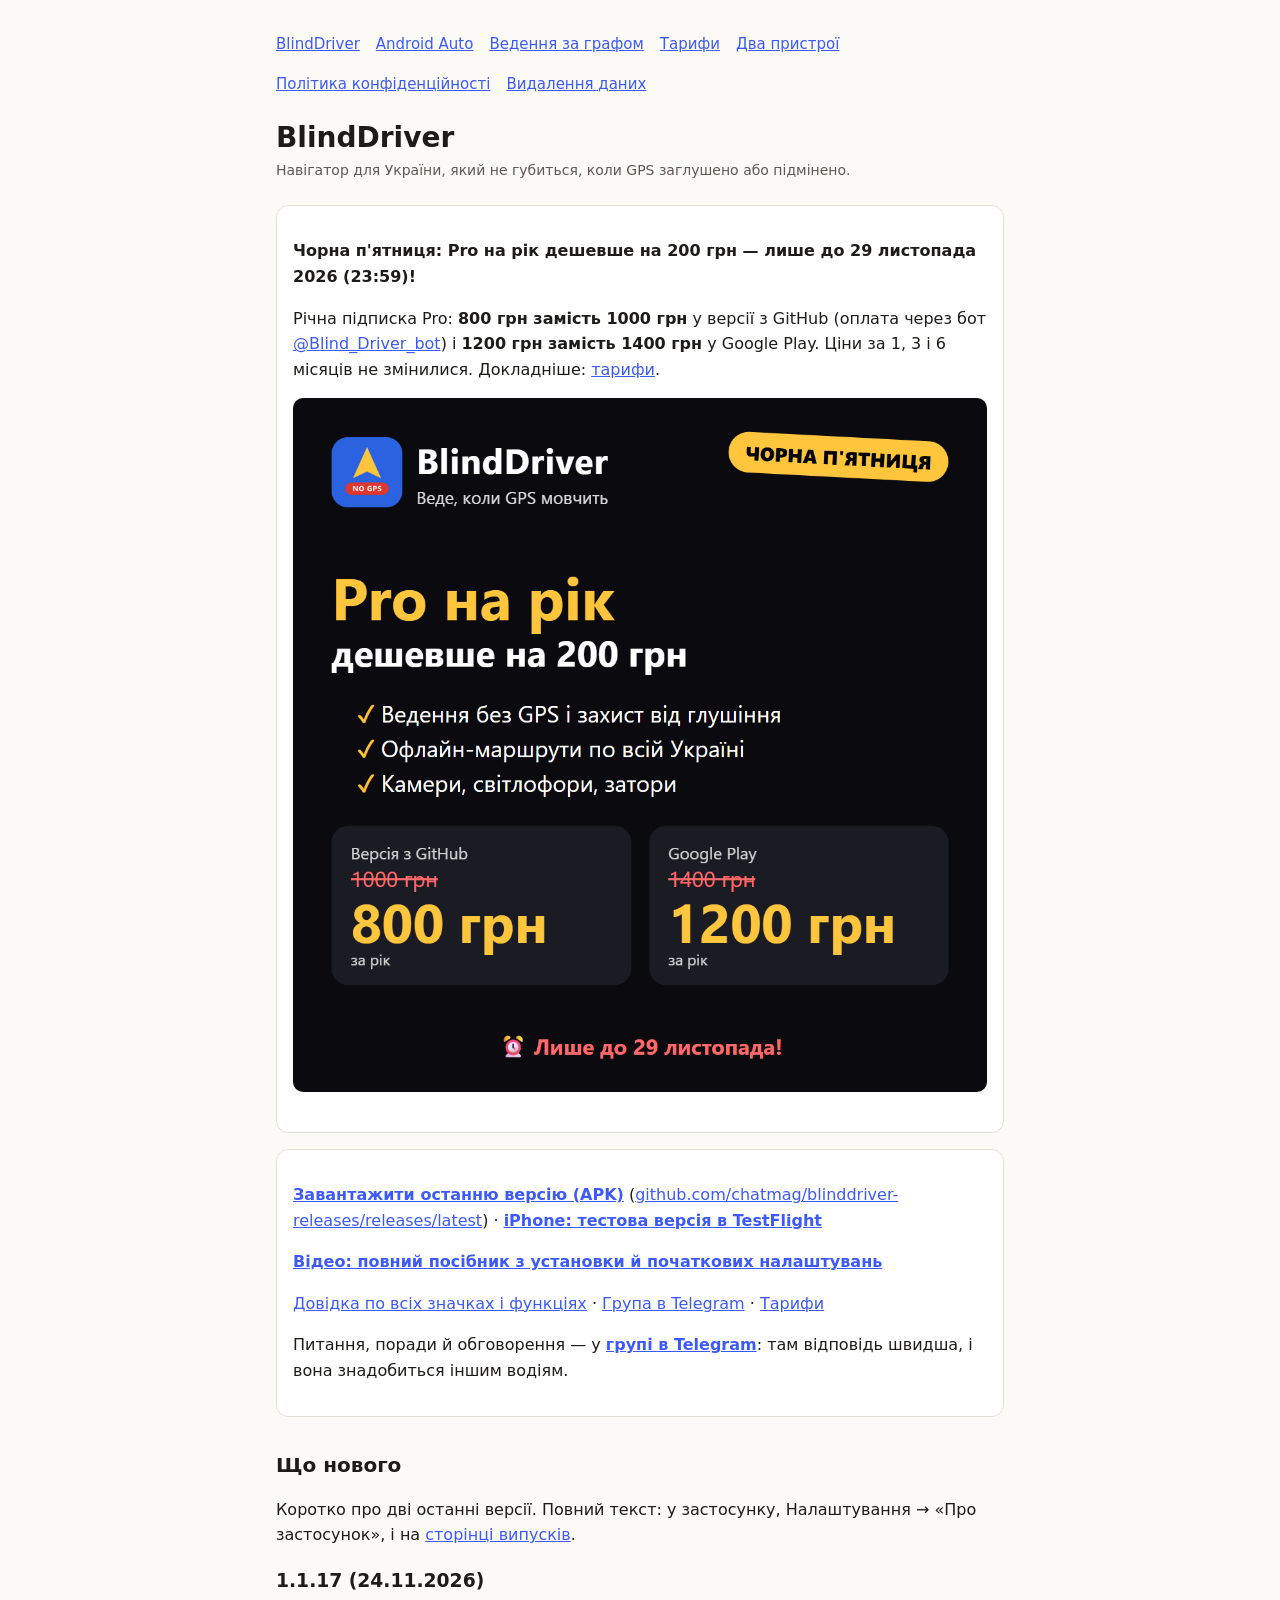
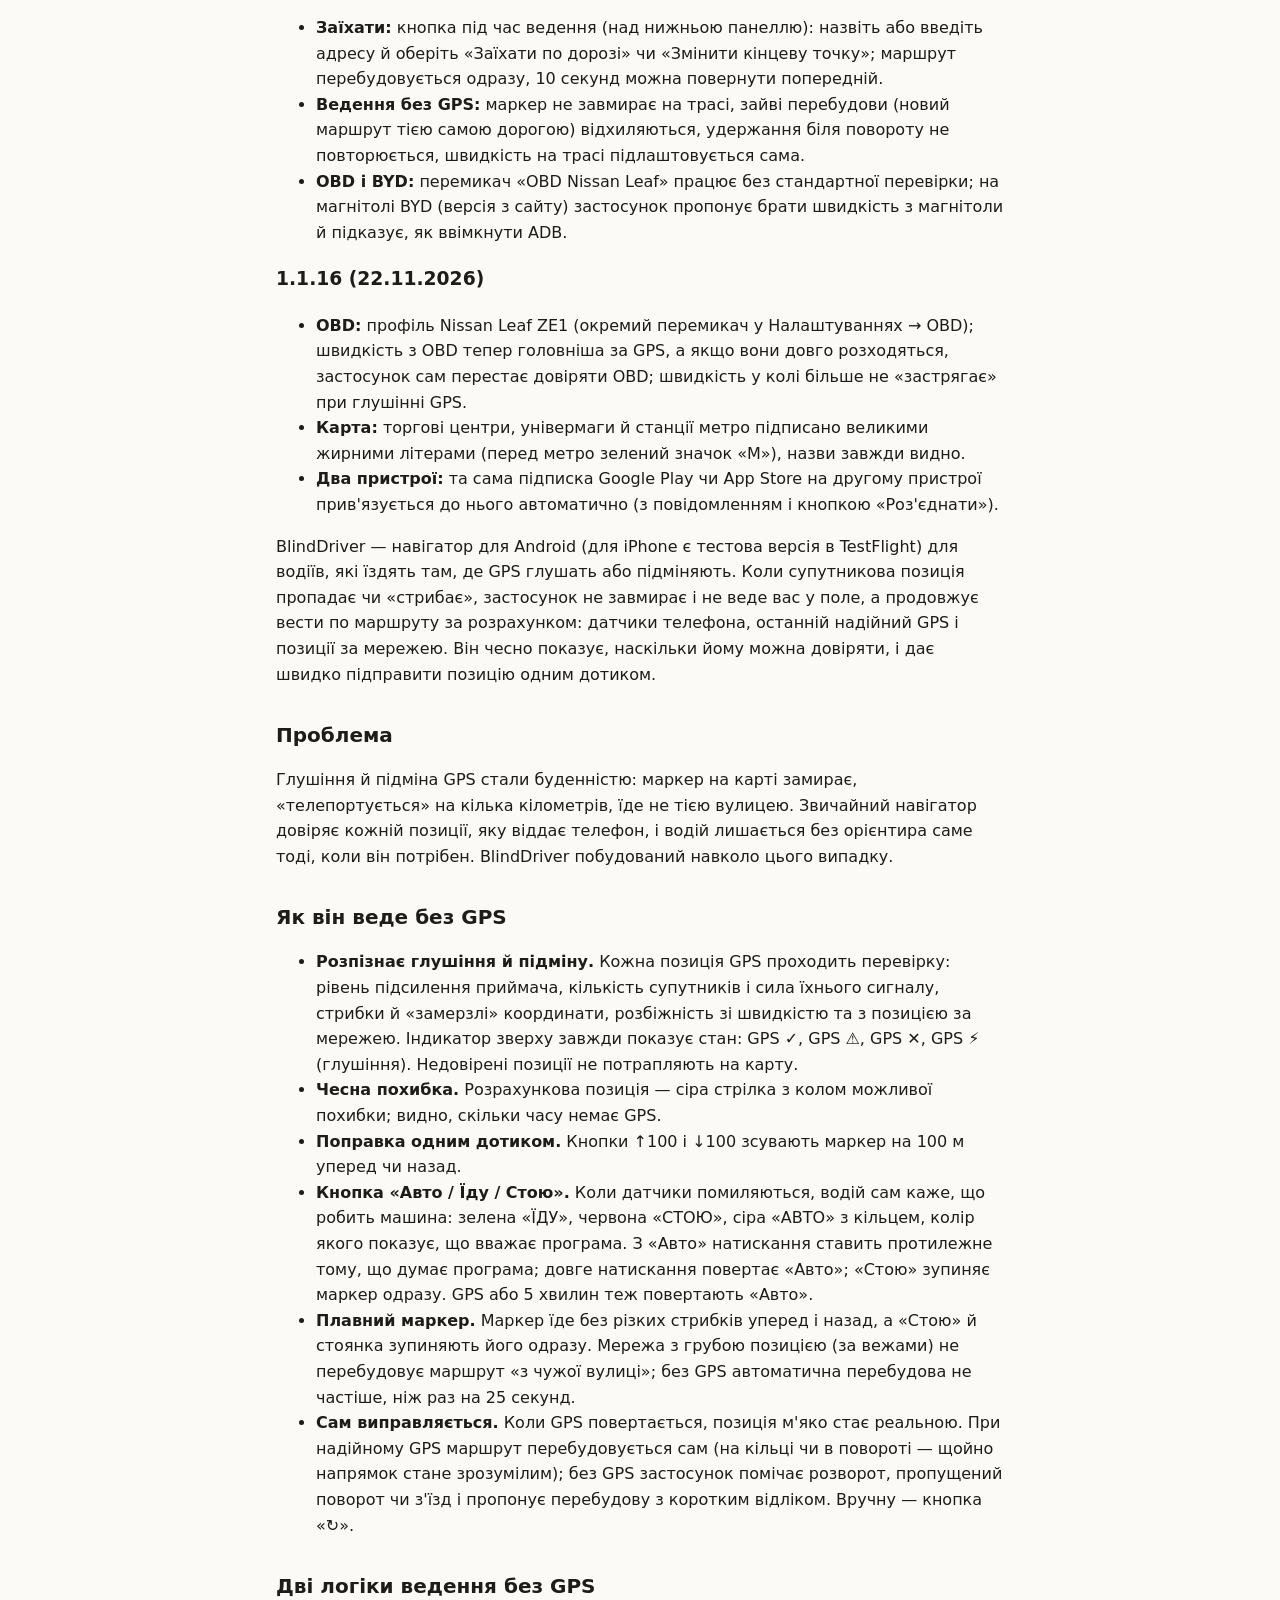
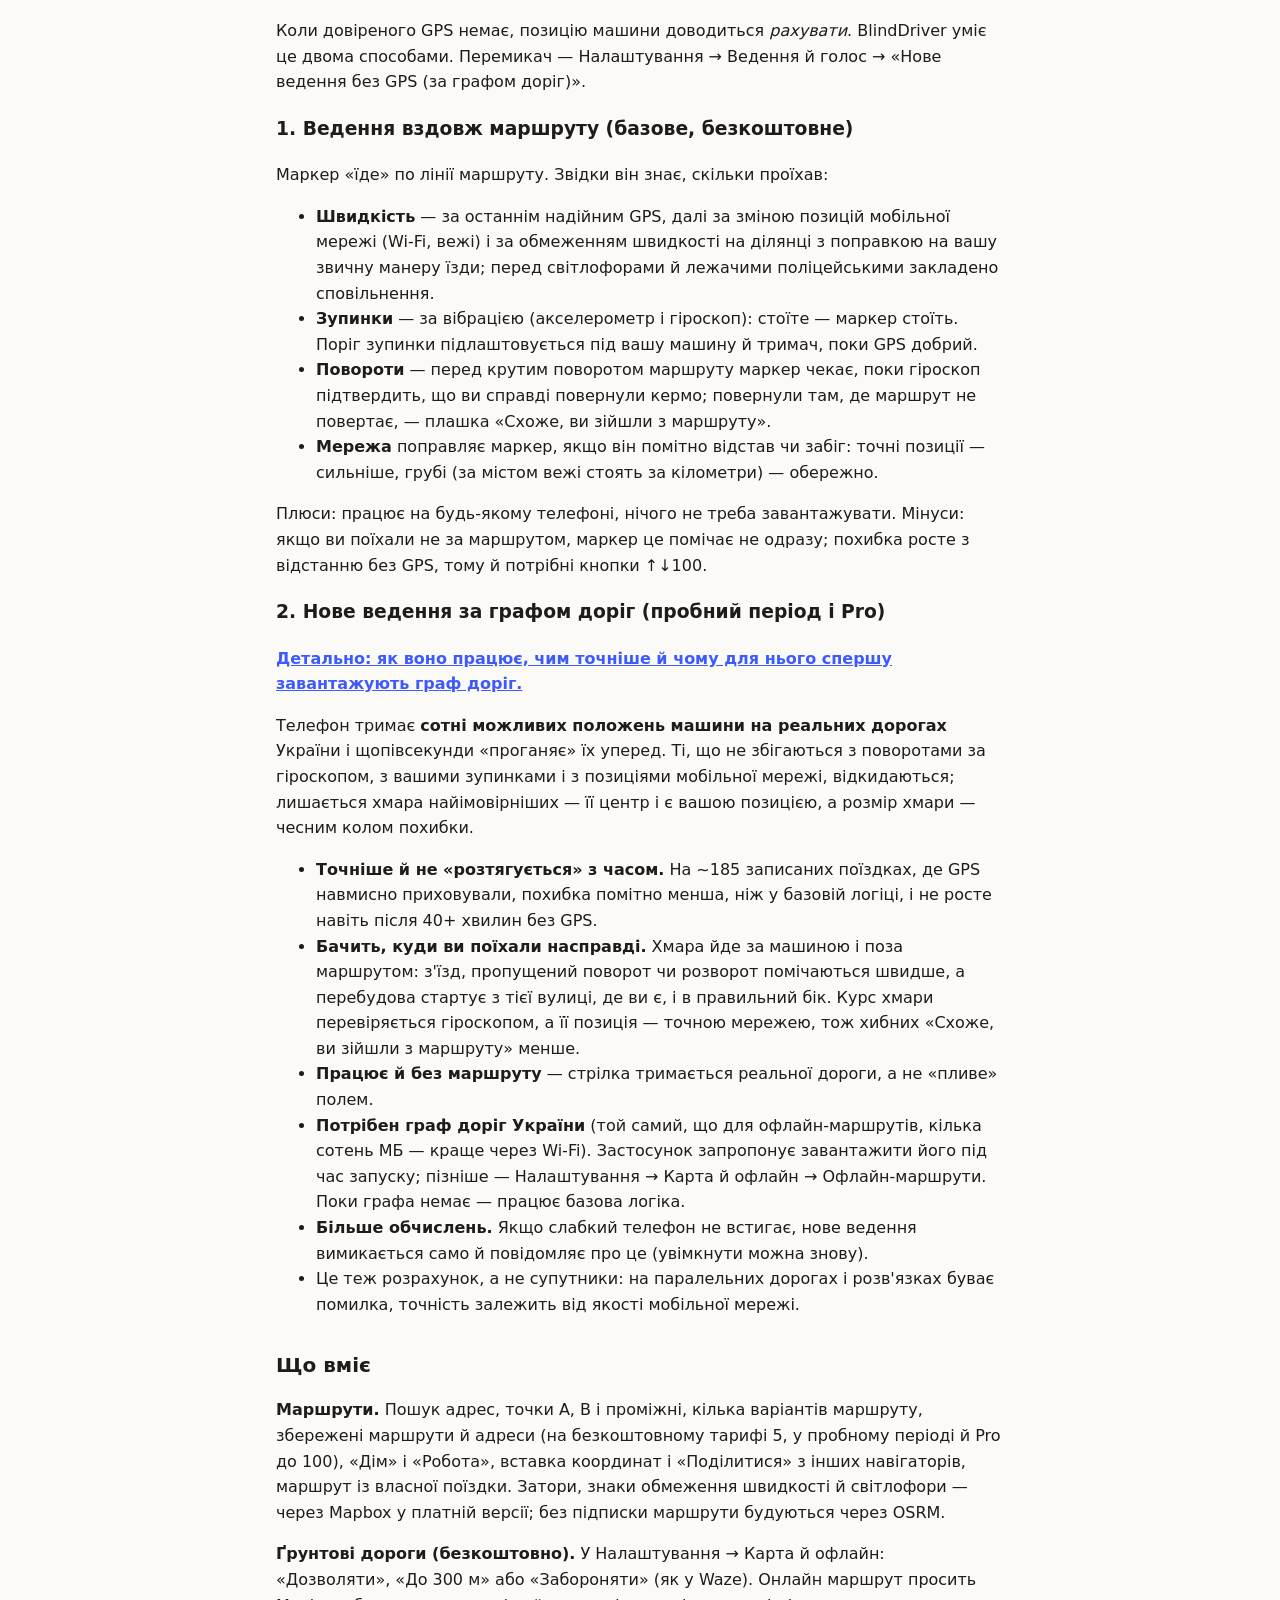
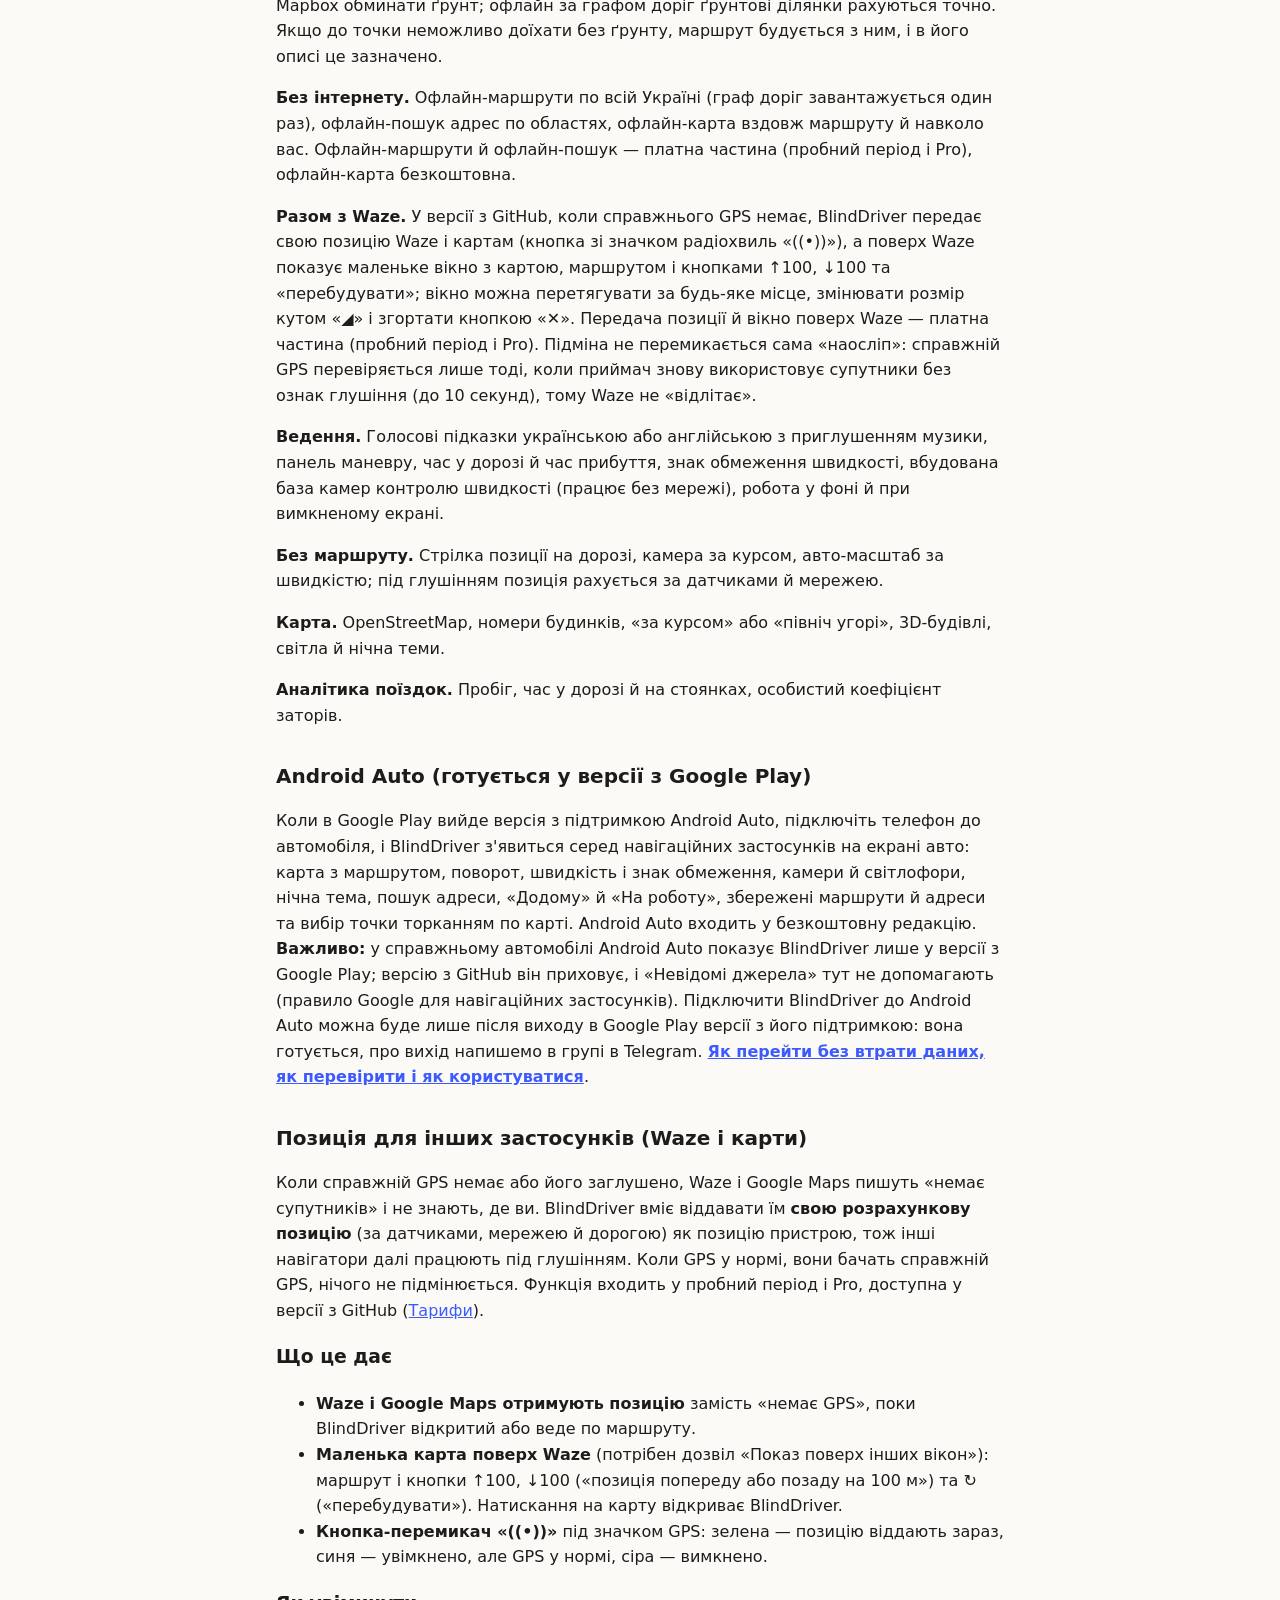
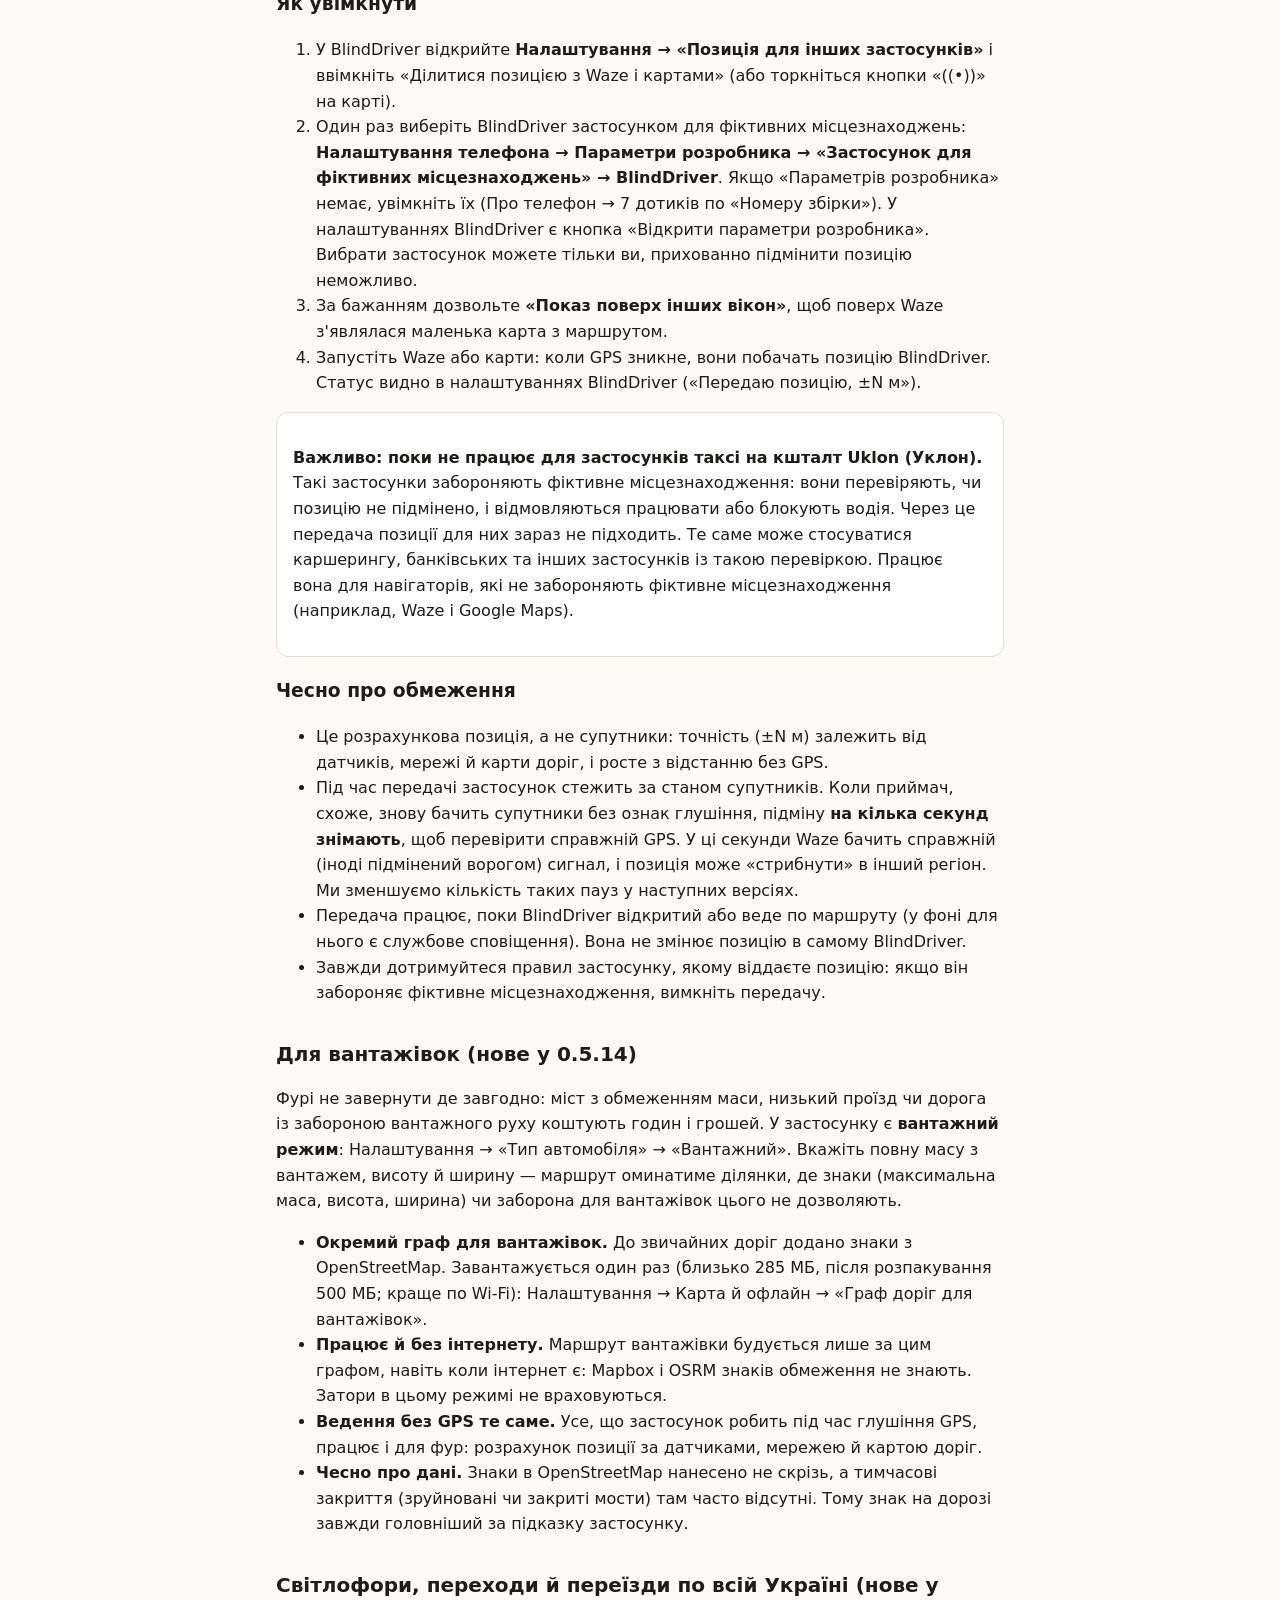
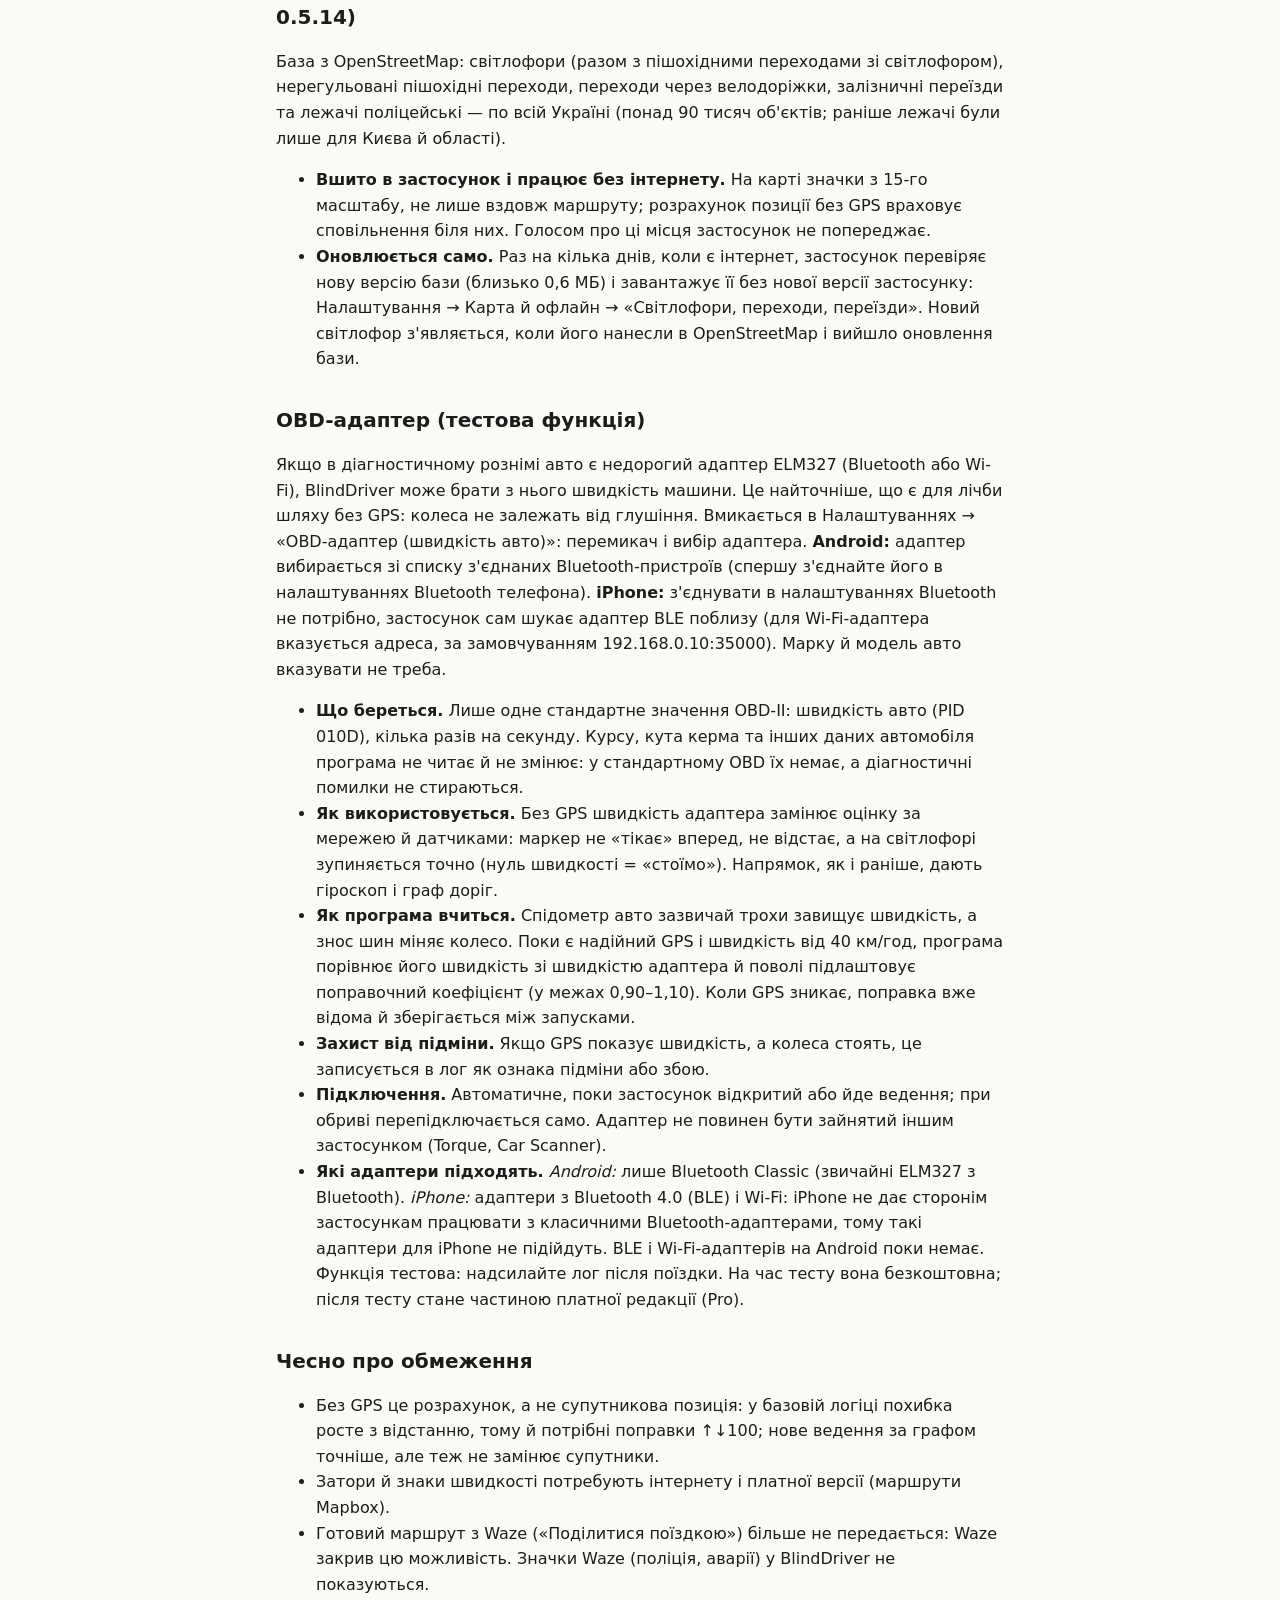
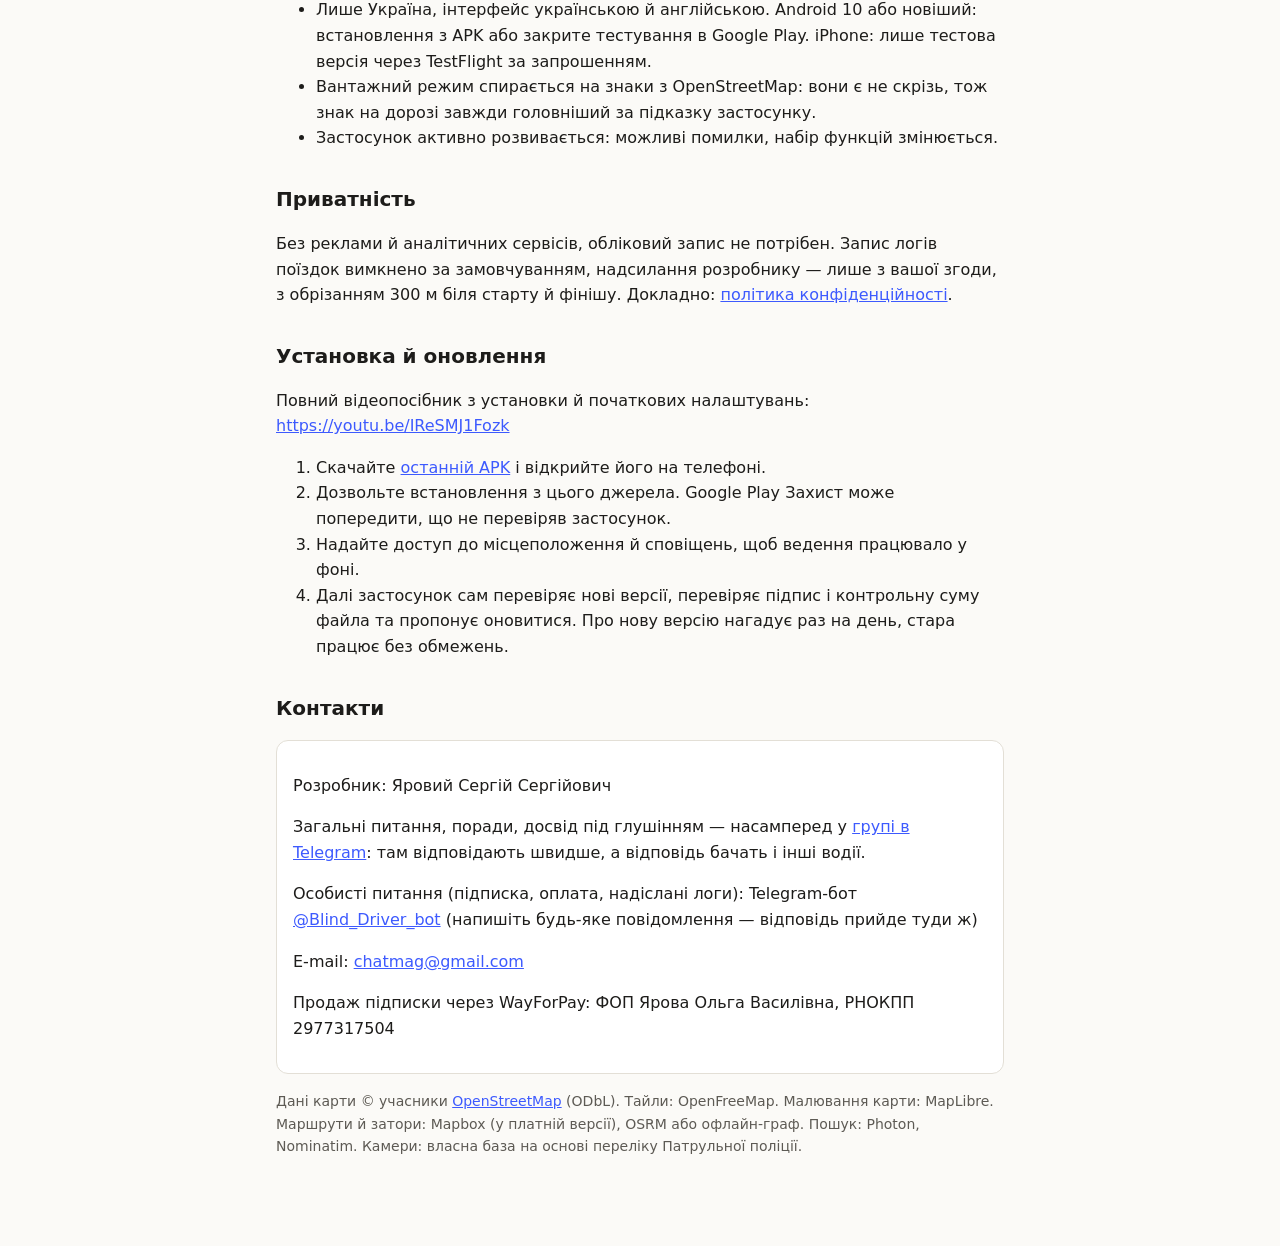
<file: docs/index.html>
<!doctype html>
<html lang="uk">
<head>
<meta charset="utf-8">
<meta name="viewport" content="width=device-width, initial-scale=1">
<title>BlindDriver</title>
<meta name="description" content="Навігатор для Android (і тестова версія для iPhone), який веде по маршруту, коли GPS в Україні заглушено або підмінено.">
<link rel="stylesheet" href="style.css">
</head>
<body>
<main>
  <nav><a href="index.html">BlindDriver</a><a href="android-auto.html">Android Auto</a><a href="graph-guidance.html">Ведення за графом</a><a href="pricing.html">Тарифи</a><a href="devices.html">Два пристрої</a><a href="privacy.html">Політика конфіденційності</a><a href="delete.html">Видалення даних</a></nav>
  <h1>BlindDriver</h1>
  <p class="meta">Навігатор для України, який не губиться, коли GPS заглушено або підмінено.</p>

  <div class="box">
    <p><b>Чорна п'ятниця: Pro на рік дешевше на 200 грн — лише до 29 листопада 2026 (23:59)!</b></p>
    <p>Річна підписка Pro: <b>800 грн замість 1000 грн</b> у версії з GitHub (оплата через бот <a href="https://t.me/Blind_Driver_bot">@Blind_Driver_bot</a>) і <b>1200 грн замість 1400 грн</b> у Google Play. Ціни за 1, 3 і 6 місяців не змінилися. Докладніше: <a href="pricing.html">тарифи</a>.</p>
    <p><img src="black-friday.png" alt="BlindDriver: Чорна п'ятниця, Pro на рік 800 грн на GitHub і 1200 грн у Google Play, до 29 листопада" style="max-width:100%;height:auto;border-radius:10px"></p>
  </div>

  <div class="box">
    <p><a href="https://github.com/chatmag/blinddriver-releases/releases/latest"><b>Завантажити останню версію (APK)</b></a> (<a href="https://github.com/chatmag/blinddriver-releases/releases/latest">github.com/chatmag/blinddriver-releases/releases/latest</a>) · <a href="https://testflight.apple.com/join/j1BWZMNw"><b>iPhone: тестова версія в TestFlight</b></a></p>
    <p><a href="https://youtu.be/IReSMJ1Fozk"><b>Відео: повний посібник з установки й початкових налаштувань</b></a></p>
    <p><a href="help.html">Довідка по всіх значках і функціях</a> · <a href="https://t.me/BlindDriver">Група в Telegram</a> · <a href="pricing.html">Тарифи</a></p>
    <p>Питання, поради й обговорення — у <a href="https://t.me/BlindDriver"><b>групі в Telegram</b></a>: там відповідь швидша, і вона знадобиться іншим водіям.</p>
  </div>

  <h2>Що нового</h2>
  <p>Коротко про дві останні версії. Повний текст: у застосунку, Налаштування → «Про застосунок», і на <a href="https://github.com/chatmag/blinddriver-releases/releases">сторінці випусків</a>.</p>
  <h3>1.1.17 (24.11.2026)</h3>
  <ul>
    <li><b>Заїхати:</b> кнопка під час ведення (над нижньою панеллю): назвіть або введіть адресу й оберіть «Заїхати по дорозі» чи «Змінити кінцеву точку»; маршрут перебудовується одразу, 10 секунд можна повернути попередній.</li>
    <li><b>Ведення без GPS:</b> маркер не завмирає на трасі, зайві перебудови (новий маршрут тією самою дорогою) відхиляються, удержання біля повороту не повторюється, швидкість на трасі підлаштовується сама.</li>
    <li><b>OBD і BYD:</b> перемикач «OBD Nissan Leaf» працює без стандартної перевірки; на магнітолі BYD (версія з сайту) застосунок пропонує брати швидкість з магнітоли й підказує, як ввімкнути ADB.</li>
  </ul>
  <h3>1.1.16 (22.11.2026)</h3>
  <ul>
    <li><b>OBD:</b> профіль Nissan Leaf ZE1 (окремий перемикач у Налаштуваннях → OBD); швидкість з OBD тепер головніша за GPS, а якщо вони довго розходяться, застосунок сам перестає довіряти OBD; швидкість у колі більше не «застрягає» при глушінні GPS.</li>
    <li><b>Карта:</b> торгові центри, універмаги й станції метро підписано великими жирними літерами (перед метро зелений значок «М»), назви завжди видно.</li>
    <li><b>Два пристрої:</b> та сама підписка Google Play чи App Store на другому пристрої прив'язується до нього автоматично (з повідомленням і кнопкою «Роз'єднати»).</li>
  </ul>
  <p>BlindDriver — навігатор для Android (для iPhone є тестова версія в TestFlight) для водіїв, які їздять там, де GPS глушать або підміняють. Коли супутникова позиція пропадає
    чи «стрибає», застосунок не завмирає і не веде вас у поле, а продовжує вести по маршруту за розрахунком: датчики телефона,
    останній надійний GPS і позиції за мережею. Він чесно показує, наскільки йому можна довіряти, і дає швидко підправити позицію
    одним дотиком.</p>

  <h2>Проблема</h2>
  <p>Глушіння й підміна GPS стали буденністю: маркер на карті замирає, «телепортується» на кілька кілометрів, їде не тією вулицею.
    Звичайний навігатор довіряє кожній позиції, яку віддає телефон, і водій лишається без орієнтира саме тоді, коли він потрібен.
    BlindDriver побудований навколо цього випадку.</p>

  <h2>Як він веде без GPS</h2>
  <ul>
    <li><b>Розпізнає глушіння й підміну.</b> Кожна позиція GPS проходить перевірку: рівень підсилення приймача, кількість супутників
      і сила їхнього сигналу, стрибки й «замерзлі» координати, розбіжність зі швидкістю та з позицією за мережею. Індикатор зверху завжди
      показує стан: GPS ✓, GPS ⚠, GPS ✕, GPS ⚡ (глушіння). Недовірені позиції не потрапляють на карту.</li>
    <li><b>Чесна похибка.</b> Розрахункова позиція — сіра стрілка з колом можливої похибки; видно, скільки часу немає GPS.</li>
    <li><b>Поправка одним дотиком.</b> Кнопки ↑100 і ↓100 зсувають маркер на 100 м уперед чи назад.</li>
    <li><b>Кнопка «Авто / Їду / Стою».</b> Коли датчики помиляються, водій сам каже, що робить машина: зелена «ЇДУ», червона «СТОЮ», сіра «АВТО»
      з кільцем, колір якого показує, що вважає програма. З «Авто» натискання ставить протилежне тому, що думає програма; довге натискання повертає
      «Авто»; «Стою» зупиняє маркер одразу. GPS або 5 хвилин теж повертають «Авто».</li>
    <li><b>Плавний маркер.</b> Маркер їде без різких стрибків уперед і назад, а «Стою» й стоянка зупиняють його одразу. Мережа з грубою позицією
      (за вежами) не перебудовує маршрут «з чужої вулиці»; без GPS автоматична перебудова не частіше, ніж раз на 25 секунд.</li>
    <li><b>Сам виправляється.</b> Коли GPS повертається, позиція м'яко стає реальною. При надійному GPS маршрут перебудовується сам
      (на кільці чи в повороті — щойно напрямок стане зрозумілим); без GPS застосунок помічає розворот, пропущений поворот чи з'їзд
      і пропонує перебудову з коротким відліком. Вручну — кнопка «↻».</li>
  </ul>

  <h2>Дві логіки ведення без GPS</h2>
  <p>Коли довіреного GPS немає, позицію машини доводиться <i>рахувати</i>. BlindDriver уміє це двома способами. Перемикач —
    Налаштування → Ведення й голос → «Нове ведення без GPS (за графом доріг)».</p>

  <h3>1. Ведення вздовж маршруту (базове, безкоштовне)</h3>
  <p>Маркер «їде» по лінії маршруту. Звідки він знає, скільки проїхав:</p>
  <ul>
    <li><b>Швидкість</b> — за останнім надійним GPS, далі за зміною позицій мобільної мережі (Wi-Fi, вежі) і за обмеженням швидкості на ділянці
      з поправкою на вашу звичну манеру їзди; перед світлофорами й лежачими поліцейськими закладено сповільнення.</li>
    <li><b>Зупинки</b> — за вібрацією (акселерометр і гіроскоп): стоїте — маркер стоїть. Поріг зупинки підлаштовується під вашу машину
      й тримач, поки GPS добрий.</li>
    <li><b>Повороти</b> — перед крутим поворотом маршруту маркер чекає, поки гіроскоп підтвердить, що ви справді повернули кермо; повернули
      там, де маршрут не повертає, — плашка «Схоже, ви зійшли з маршруту».</li>
    <li><b>Мережа</b> поправляє маркер, якщо він помітно відстав чи забіг: точні позиції — сильніше, грубі (за містом вежі стоять за кілометри) — обережно.</li>
  </ul>
  <p>Плюси: працює на будь-якому телефоні, нічого не треба завантажувати. Мінуси: якщо ви поїхали не за маршрутом, маркер це помічає не одразу;
    похибка росте з відстанню без GPS, тому й потрібні кнопки ↑↓100.</p>

  <h3>2. Нове ведення за графом доріг (пробний період і Pro)</h3>
  <p><a href="graph-guidance.html"><b>Детально: як воно працює, чим точніше й чому для нього спершу завантажують граф доріг.</b></a></p>
  <p>Телефон тримає <b>сотні можливих положень машини на реальних дорогах</b> України і щопівсекунди «проганяє» їх уперед. Ті, що не
    збігаються з поворотами за гіроскопом, з вашими зупинками і з позиціями мобільної мережі, відкидаються; лишається хмара найімовірніших
    — її центр і є вашою позицією, а розмір хмари — чесним колом похибки.</p>
  <ul>
    <li><b>Точніше й не «розтягується» з часом.</b> На ~185 записаних поїздках, де GPS навмисно приховували, похибка помітно менша, ніж у базовій
      логіці, і не росте навіть після 40+ хвилин без GPS.</li>
    <li><b>Бачить, куди ви поїхали насправді.</b> Хмара йде за машиною і поза маршрутом: з'їзд, пропущений поворот чи розворот помічаються
      швидше, а перебудова стартує з тієї вулиці, де ви є, і в правильний бік. Курс хмари перевіряється гіроскопом, а її позиція — точною мережею,
      тож хибних «Схоже, ви зійшли з маршруту» менше.</li>
    <li><b>Працює й без маршруту</b> — стрілка тримається реальної дороги, а не «пливе» полем.</li>
    <li><b>Потрібен граф доріг України</b> (той самий, що для офлайн-маршрутів, кілька сотень МБ — краще через Wi-Fi). Застосунок запропонує
      завантажити його під час запуску; пізніше — Налаштування → Карта й офлайн → Офлайн-маршрути. Поки графа немає — працює базова логіка.</li>
    <li><b>Більше обчислень.</b> Якщо слабкий телефон не встигає, нове ведення вимикається само й повідомляє про це (увімкнути можна знову).</li>
    <li>Це теж розрахунок, а не супутники: на паралельних дорогах і розв'язках буває помилка, точність залежить від якості мобільної мережі.</li>
  </ul>

  <h2>Що вміє</h2>
  <p><b>Маршрути.</b> Пошук адрес, точки A, B і проміжні, кілька варіантів маршруту, збережені маршрути й адреси (на безкоштовному тарифі 5, у пробному періоді й Pro до 100), «Дім» і «Робота»,
    вставка координат і «Поділитися» з інших навігаторів, маршрут із власної поїздки. Затори, знаки обмеження швидкості й світлофори —
    через Mapbox у платній версії; без підписки маршрути будуються через OSRM.</p>
  <p><b>Ґрунтові дороги (безкоштовно).</b> У Налаштування → Карта й офлайн: «Дозволяти», «До 300 м» або «Забороняти» (як у Waze).
    Онлайн маршрут просить Mapbox обминати ґрунт; офлайн за графом доріг ґрунтові ділянки рахуються точно. Якщо до точки неможливо доїхати
    без ґрунту, маршрут будується з ним, і в його описі це зазначено.</p>
  <p><b>Без інтернету.</b> Офлайн-маршрути по всій Україні (граф доріг завантажується один раз), офлайн-пошук адрес по областях,
    офлайн-карта вздовж маршруту й навколо вас. Офлайн-маршрути й офлайн-пошук — платна частина (пробний період і Pro), офлайн-карта безкоштовна.</p>
  <p><b>Разом з Waze.</b> У версії з GitHub, коли справжнього GPS немає, BlindDriver передає свою позицію Waze і картам (кнопка зі значком радіохвиль «((•))»),
    а поверх Waze показує маленьке вікно з картою, маршрутом і кнопками ↑100, ↓100 та «перебудувати»; вікно можна перетягувати за будь-яке
    місце, змінювати розмір кутом «◢» і згортати кнопкою «✕». Передача позиції й вікно поверх Waze — платна частина (пробний період і Pro). Підміна не перемикається сама «наосліп»: справжній GPS перевіряється лише тоді, коли приймач знову використовує супутники без ознак глушіння (до 10 секунд), тому Waze не «відлітає».</p>
  <p><b>Ведення.</b> Голосові підказки українською або англійською з приглушенням музики, панель маневру, час у дорозі й час прибуття, знак обмеження
    швидкості, вбудована база камер контролю швидкості (працює без мережі), робота у фоні й при вимкненому екрані.</p>
  <p><b>Без маршруту.</b> Стрілка позиції на дорозі, камера за курсом, авто-масштаб за швидкістю; під глушінням позиція рахується
    за датчиками й мережею.</p>
  <p><b>Карта.</b> OpenStreetMap, номери будинків, «за курсом» або «північ угорі», 3D-будівлі, світла й нічна теми.</p>
  <p><b>Аналітика поїздок.</b> Пробіг, час у дорозі й на стоянках, особистий коефіцієнт заторів.</p>

  <h2>Android Auto (готується у версії з Google Play)</h2>
  <p>Коли в Google Play вийде версія з підтримкою Android Auto, підключіть телефон до автомобіля, і BlindDriver з'явиться серед навігаційних застосунків на екрані авто: карта з маршрутом, поворот, швидкість і знак
    обмеження, камери й світлофори, нічна тема, пошук адреси, «Додому» й «На роботу», збережені маршрути й адреси та вибір точки торканням по карті. Android Auto входить
    у безкоштовну редакцію. <b>Важливо:</b> у справжньому автомобілі Android Auto показує BlindDriver лише у версії з Google Play; версію з GitHub він приховує,
    і «Невідомі джерела» тут не допомагають (правило Google для навігаційних застосунків). Підключити BlindDriver до Android Auto можна буде лише після виходу в Google Play версії з його підтримкою: вона готується, про вихід напишемо в групі в Telegram.
    <a href="android-auto.html"><b>Як перейти без втрати даних, як перевірити і як користуватися</b></a>.</p>

  <h2>Позиція для інших застосунків (Waze і карти)</h2>
  <p>Коли справжній GPS немає або його заглушено, Waze і Google Maps пишуть «немає супутників» і не знають, де ви. BlindDriver вміє віддавати їм <b>свою розрахункову позицію</b>
    (за датчиками, мережею й дорогою) як позицію пристрою, тож інші навігатори далі працюють під глушінням. Коли GPS у нормі, вони бачать справжній GPS, нічого не підмінюється.
    Функція входить у пробний період і Pro, доступна у версії з GitHub (<a href="pricing.html">Тарифи</a>).</p>

  <h3>Що це дає</h3>
  <ul>
    <li><b>Waze і Google Maps отримують позицію</b> замість «немає GPS», поки BlindDriver відкритий або веде по маршруту.</li>
    <li><b>Маленька карта поверх Waze</b> (потрібен дозвіл «Показ поверх інших вікон»): маршрут і кнопки ↑100, ↓100 («позиція попереду або позаду на 100 м») та ↻ («перебудувати»).
      Натискання на карту відкриває BlindDriver.</li>
    <li><b>Кнопка-перемикач «((•))»</b> під значком GPS: зелена — позицію віддають зараз, синя — увімкнено, але GPS у нормі, сіра — вимкнено.</li>
  </ul>

  <h3>Як увімкнути</h3>
  <ol>
    <li>У BlindDriver відкрийте <b>Налаштування → «Позиція для інших застосунків»</b> і ввімкніть «Ділитися позицією з Waze і картами» (або торкніться кнопки «((•))» на карті).</li>
    <li>Один раз виберіть BlindDriver застосунком для фіктивних місцезнаходжень: <b>Налаштування телефона → Параметри розробника → «Застосунок для фіктивних місцезнаходжень» → BlindDriver</b>.
      Якщо «Параметрів розробника» немає, увімкніть їх (Про телефон → 7 дотиків по «Номеру збірки»). У налаштуваннях BlindDriver є кнопка «Відкрити параметри розробника».
      Вибрати застосунок можете тільки ви, прихованно підмінити позицію неможливо.</li>
    <li>За бажанням дозвольте <b>«Показ поверх інших вікон»</b>, щоб поверх Waze з'являлася маленька карта з маршрутом.</li>
    <li>Запустіть Waze або карти: коли GPS зникне, вони побачать позицію BlindDriver. Статус видно в налаштуваннях BlindDriver («Передаю позицію, ±N м»).</li>
  </ol>

  <div class="box">
    <p><b>Важливо: поки не працює для застосунків таксі на кшталт Uklon (Уклон).</b> Такі застосунки забороняють фіктивне місцезнаходження: вони перевіряють,
      чи позицію не підмінено, і відмовляються працювати або блокують водія. Через це передача позиції для них зараз не підходить. Те саме може стосуватися каршерингу, банківських
      та інших застосунків із такою перевіркою. Працює вона для навігаторів, які не забороняють фіктивне місцезнаходження (наприклад, Waze і Google Maps).</p>
  </div>

  <h3>Чесно про обмеження</h3>
  <ul>
    <li>Це розрахункова позиція, а не супутники: точність (±N м) залежить від датчиків, мережі й карти доріг, і росте з відстанню без GPS.</li>
    <li>Під час передачі застосунок стежить за станом супутників. Коли приймач, схоже, знову бачить супутники без ознак глушіння, підміну <b>на кілька секунд знімають</b>, щоб перевірити справжній GPS.
      У ці секунди Waze бачить справжній (іноді підмінений ворогом) сигнал, і позиція може «стрибнути» в інший регіон. Ми зменшуємо кількість таких пауз у наступних версіях.</li>
    <li>Передача працює, поки BlindDriver відкритий або веде по маршруту (у фоні для нього є службове сповіщення). Вона не змінює позицію в самому BlindDriver.</li>
    <li>Завжди дотримуйтеся правил застосунку, якому віддаєте позицію: якщо він забороняє фіктивне місцезнаходження, вимкніть передачу.</li>
  </ul>

  <h2>Для вантажівок (нове у 0.5.14)</h2>
  <p>Фурі не завернути де завгодно: міст з обмеженням маси, низький проїзд чи дорога із забороною вантажного руху коштують годин і грошей.
    У застосунку є <b>вантажний режим</b>: Налаштування → «Тип автомобіля» → «Вантажний». Вкажіть повну масу з вантажем, висоту й ширину —
    маршрут оминатиме ділянки, де знаки (максимальна маса, висота, ширина) чи заборона для вантажівок цього не дозволяють.</p>
  <ul>
    <li><b>Окремий граф для вантажівок.</b> До звичайних доріг додано знаки з OpenStreetMap. Завантажується один раз (близько 285 МБ, після розпакування 500 МБ; краще по Wi-Fi):
      Налаштування → Карта й офлайн → «Граф доріг для вантажівок».</li>
    <li><b>Працює й без інтернету.</b> Маршрут вантажівки будується лише за цим графом, навіть коли інтернет є: Mapbox і OSRM знаків обмеження не знають.
      Затори в цьому режимі не враховуються.</li>
    <li><b>Ведення без GPS те саме.</b> Усе, що застосунок робить під час глушіння GPS, працює і для фур: розрахунок позиції за датчиками, мережею й картою доріг.</li>
    <li><b>Чесно про дані.</b> Знаки в OpenStreetMap нанесено не скрізь, а тимчасові закриття (зруйновані чи закриті мости) там часто відсутні.
      Тому знак на дорозі завжди головніший за підказку застосунку.</li>
  </ul>

  <h2>Світлофори, переходи й переїзди по всій Україні (нове у 0.5.14)</h2>
  <p>База з OpenStreetMap: світлофори (разом з пішохідними переходами зі світлофором), нерегульовані пішохідні переходи, переходи через велодоріжки,
    залізничні переїзди та лежачі поліцейські — по всій Україні (понад 90 тисяч об'єктів; раніше лежачі були лише для Києва й області).</p>
  <ul>
    <li><b>Вшито в застосунок і працює без інтернету.</b> На карті значки з 15-го масштабу, не лише вздовж маршруту; розрахунок позиції без GPS враховує сповільнення біля них.
      Голосом про ці місця застосунок не попереджає.</li>
    <li><b>Оновлюється само.</b> Раз на кілька днів, коли є інтернет, застосунок перевіряє нову версію бази (близько 0,6 МБ) і завантажує її без нової версії застосунку:
      Налаштування → Карта й офлайн → «Світлофори, переходи, переїзди». Новий світлофор з'являється, коли його нанесли в OpenStreetMap і вийшло оновлення бази.</li>
  </ul>

  <h2>OBD-адаптер (тестова функція)</h2>
  <p>Якщо в діагностичному рознімі авто є недорогий адаптер ELM327 (Bluetooth або Wi-Fi), BlindDriver може брати з нього швидкість машини. Це найточніше,
    що є для лічби шляху без GPS: колеса не залежать від глушіння. Вмикається в Налаштуваннях → «OBD-адаптер (швидкість авто)»: перемикач і вибір адаптера.
    <b>Android:</b> адаптер вибирається зі списку з'єднаних Bluetooth-пристроїв (спершу з'єднайте його в налаштуваннях Bluetooth телефона).
    <b>iPhone:</b> з'єднувати в налаштуваннях Bluetooth не потрібно, застосунок сам шукає адаптер BLE поблизу (для Wi-Fi-адаптера вказується адреса, за замовчуванням 192.168.0.10:35000).
    Марку й модель авто вказувати не треба.</p>
  <ul>
    <li><b>Що береться.</b> Лише одне стандартне значення OBD-II: швидкість авто (PID 010D), кілька разів на секунду. Курсу, кута керма та інших даних
      автомобіля програма не читає й не змінює: у стандартному OBD їх немає, а діагностичні помилки не стираються.</li>
    <li><b>Як використовується.</b> Без GPS швидкість адаптера замінює оцінку за мережею й датчиками: маркер не «тікає» вперед, не відстає, а на світлофорі
      зупиняється точно (нуль швидкості = «стоїмо»). Напрямок, як і раніше, дають гіроскоп і граф доріг.</li>
    <li><b>Як програма вчиться.</b> Спідометр авто зазвичай трохи завищує швидкість, а знос шин міняє колесо. Поки є надійний GPS і швидкість від 40 км/год,
      програма порівнює його швидкість зі швидкістю адаптера й поволі підлаштовує поправочний коефіцієнт (у межах 0,90–1,10). Коли GPS зникає, поправка
      вже відома й зберігається між запусками.</li>
    <li><b>Захист від підміни.</b> Якщо GPS показує швидкість, а колеса стоять, це записується в лог як ознака підміни або збою.</li>
    <li><b>Підключення.</b> Автоматичне, поки застосунок відкритий або йде ведення; при обриві перепідключається само. Адаптер не повинен бути зайнятий
      іншим застосунком (Torque, Car Scanner).</li>
    <li><b>Які адаптери підходять.</b> <i>Android:</i> лише Bluetooth Classic (звичайні ELM327 з Bluetooth). <i>iPhone:</i> адаптери з Bluetooth 4.0 (BLE) і Wi-Fi: iPhone не дає сторонім застосункам працювати з класичними Bluetooth-адаптерами, тому такі адаптери для iPhone не підійдуть.
      BLE і Wi-Fi-адаптерів на Android поки немає. Функція тестова: надсилайте лог після поїздки. На час тесту вона безкоштовна; після тесту стане частиною платної редакції (Pro).</li>
  </ul>

  <h2>Чесно про обмеження</h2>
  <ul>
    <li>Без GPS це розрахунок, а не супутникова позиція: у базовій логіці похибка росте з відстанню, тому й потрібні поправки ↑↓100;
      нове ведення за графом точніше, але теж не замінює супутники.</li>
    <li>Затори й знаки швидкості потребують інтернету і платної версії (маршрути Mapbox).</li>
    <li>Готовий маршрут з Waze («Поділитися поїздкою») більше не передається: Waze закрив цю можливість. Значки Waze (поліція, аварії) у BlindDriver не показуються.</li>
    <li>Лише Україна, інтерфейс українською й англійською. Android 10 або новіший: встановлення з APK або закрите тестування в Google Play. iPhone: лише тестова версія через TestFlight за запрошенням.</li>
    <li>Вантажний режим спирається на знаки з OpenStreetMap: вони є не скрізь, тож знак на дорозі завжди головніший за підказку застосунку.</li>
    <li>Застосунок активно розвивається: можливі помилки, набір функцій змінюється.</li>
  </ul>

  <h2>Приватність</h2>
  <p>Без реклами й аналітичних сервісів, обліковий запис не потрібен. Запис логів поїздок вимкнено за замовчуванням, надсилання
    розробнику — лише з вашої згоди, з обрізанням 300 м біля старту й фінішу. Докладно: <a href="privacy.html">політика конфіденційності</a>.</p>

  <h2>Установка й оновлення</h2>
  <p>Повний відеопосібник з установки й початкових налаштувань: <a href="https://youtu.be/IReSMJ1Fozk">https://youtu.be/IReSMJ1Fozk</a></p>
  <ol>
    <li>Скачайте <a href="https://github.com/chatmag/blinddriver-releases/releases/latest">останній APK</a> і відкрийте його на телефоні.</li>
    <li>Дозвольте встановлення з цього джерела. Google Play Захист може попередити, що не перевіряв застосунок.</li>
    <li>Надайте доступ до місцеположення й сповіщень, щоб ведення працювало у фоні.</li>
    <li>Далі застосунок сам перевіряє нові версії, перевіряє підпис і контрольну суму файла та пропонує оновитися.
      Про нову версію нагадує раз на день, стара працює без обмежень.</li>
  </ol>

  <h2>Контакти</h2>
  <div class="box">
    <p>Розробник: Яровий Сергій Сергійович</p>
    <p>Загальні питання, поради, досвід під глушінням — насамперед у <a href="https://t.me/BlindDriver">групі в Telegram</a>: там відповідають швидше,
      а відповідь бачать і інші водії.</p>
    <p>Особисті питання (підписка, оплата, надіслані логи): Telegram-бот <a href="https://t.me/Blind_Driver_bot">@Blind_Driver_bot</a>
      (напишіть будь-яке повідомлення — відповідь прийде туди ж)</p>
    <p>E-mail: <a href="mailto:chatmag@gmail.com">chatmag@gmail.com</a></p>
    <p>Продаж підписки через WayForPay: ФОП Ярова Ольга Василівна, РНОКПП 2977317504</p>
  </div>

  <p class="meta">Дані карти © учасники <a href="https://www.openstreetmap.org/copyright">OpenStreetMap</a> (ODbL). Тайли: OpenFreeMap.
    Малювання карти: MapLibre. Маршрути й затори: Mapbox (у платній версії), OSRM або офлайн-граф. Пошук: Photon, Nominatim.
    Камери: власна база на основі переліку Патрульної поліції.</p>
</main>
</body>
</html>
</file>
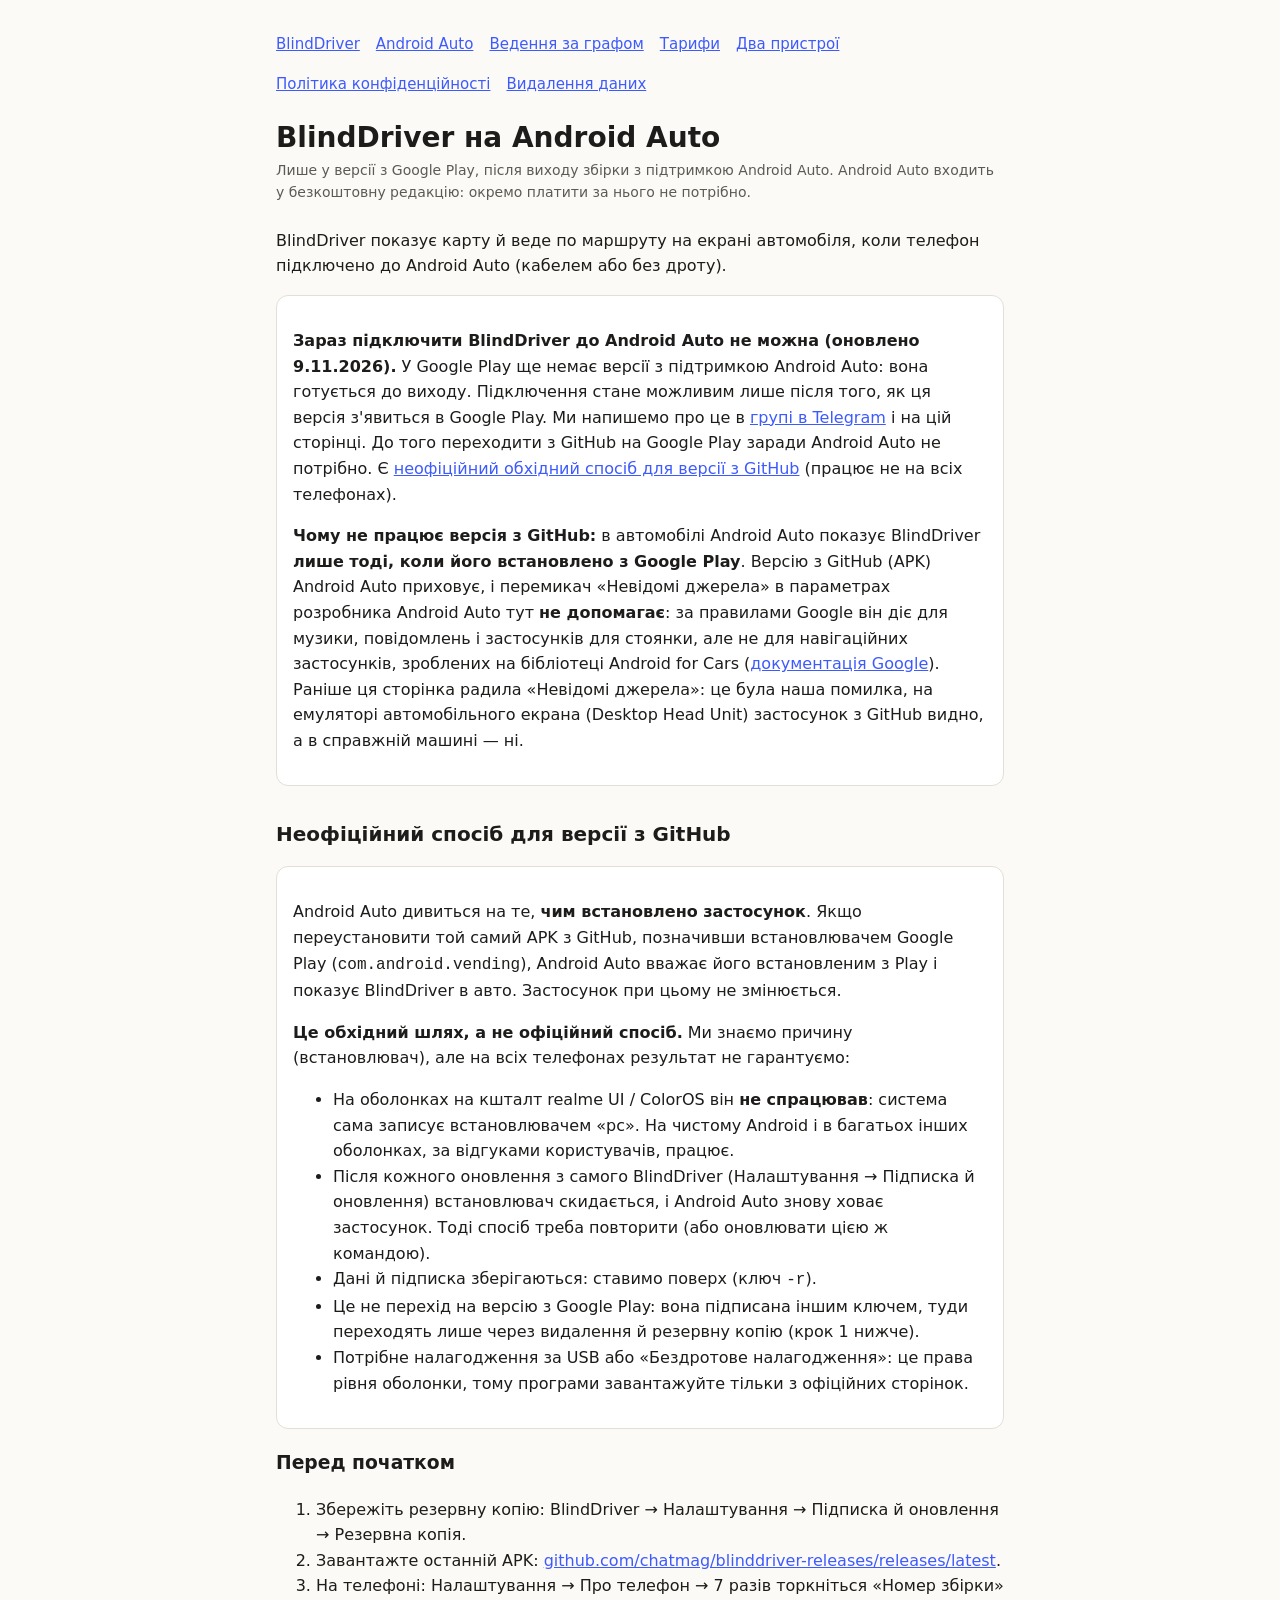
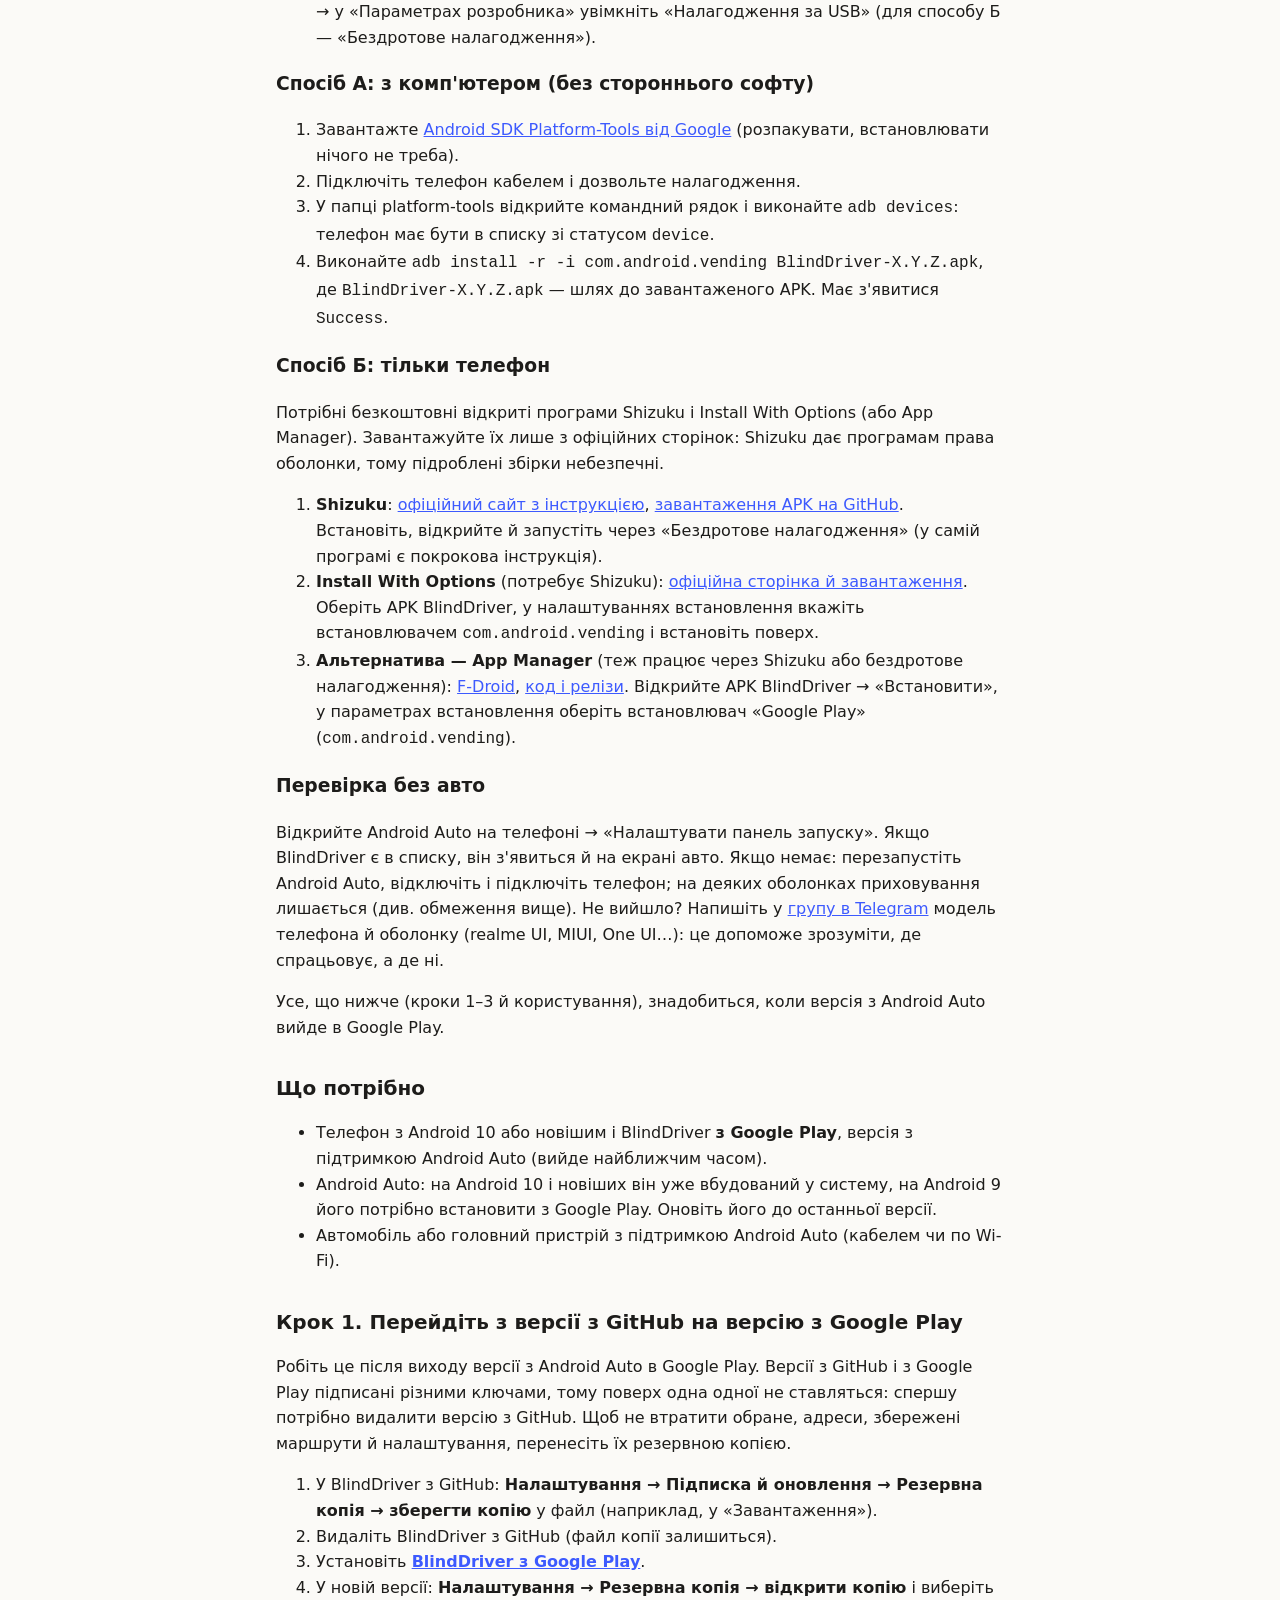
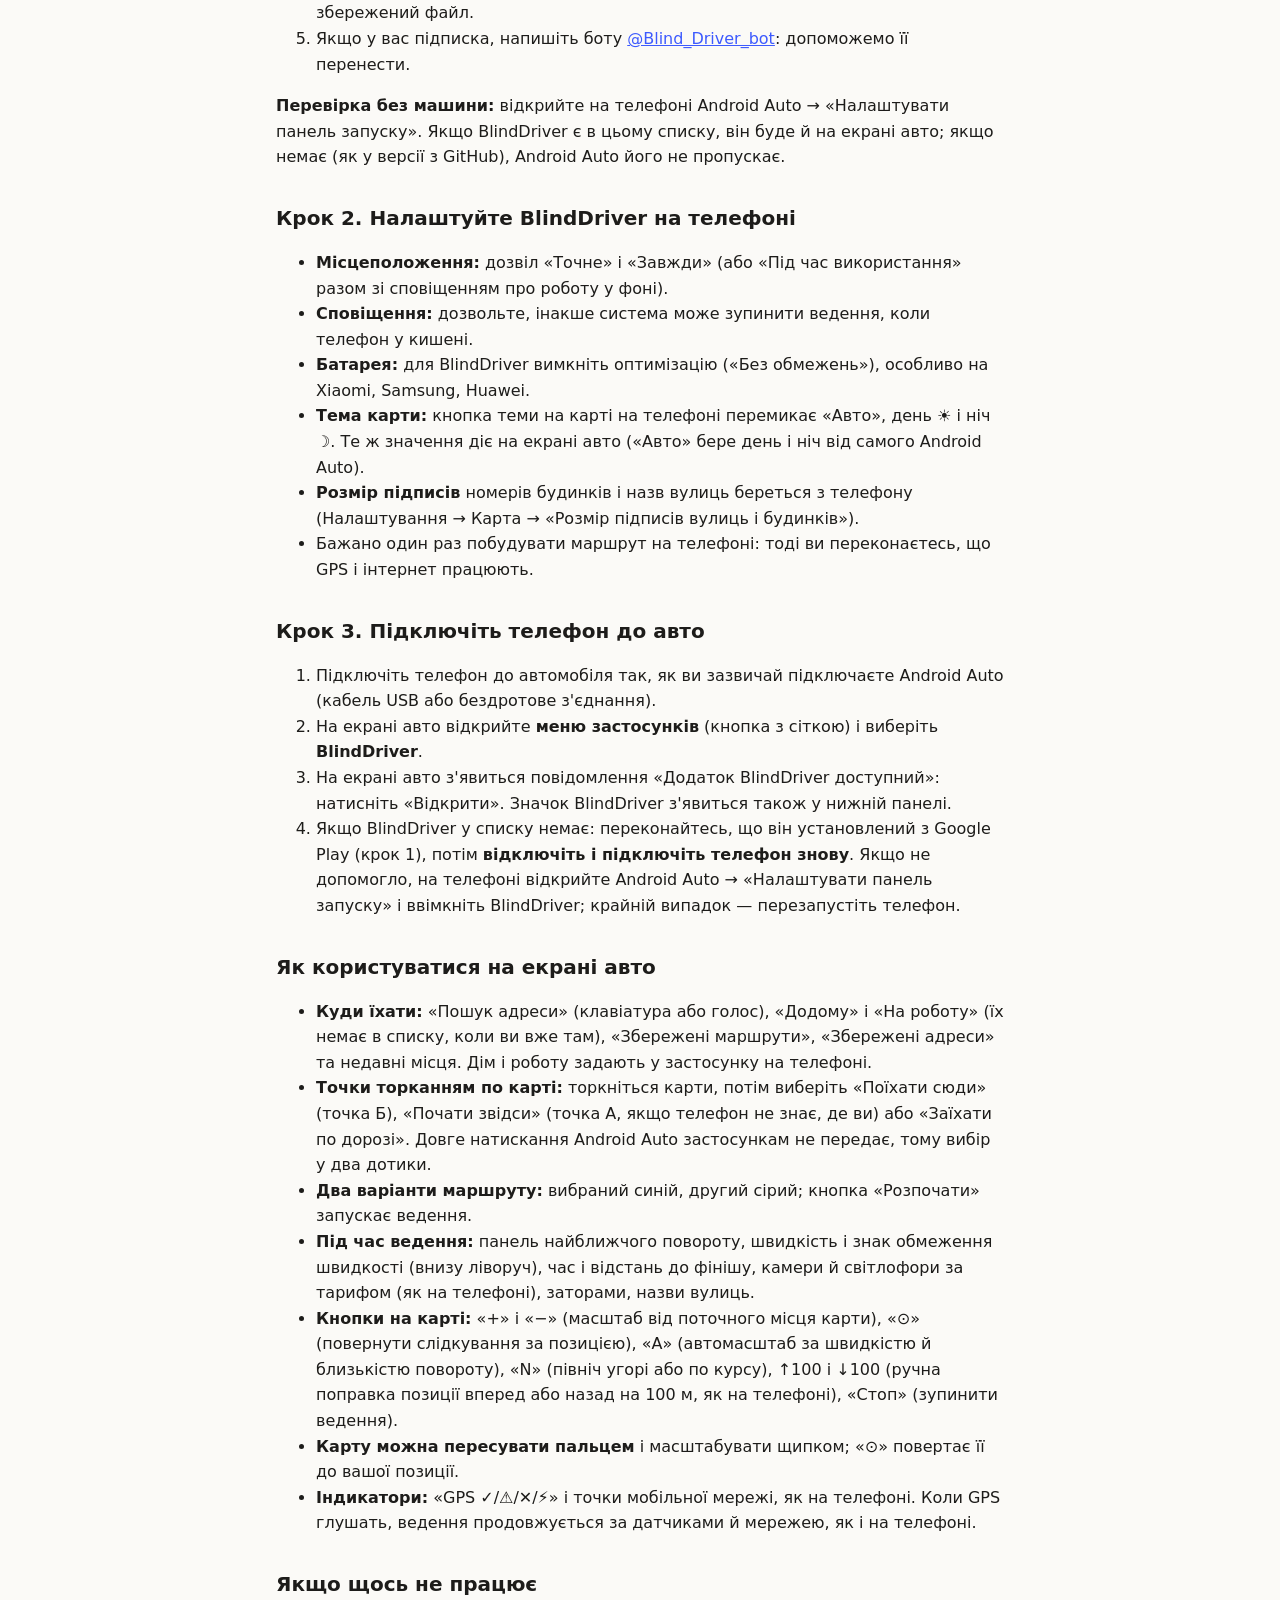
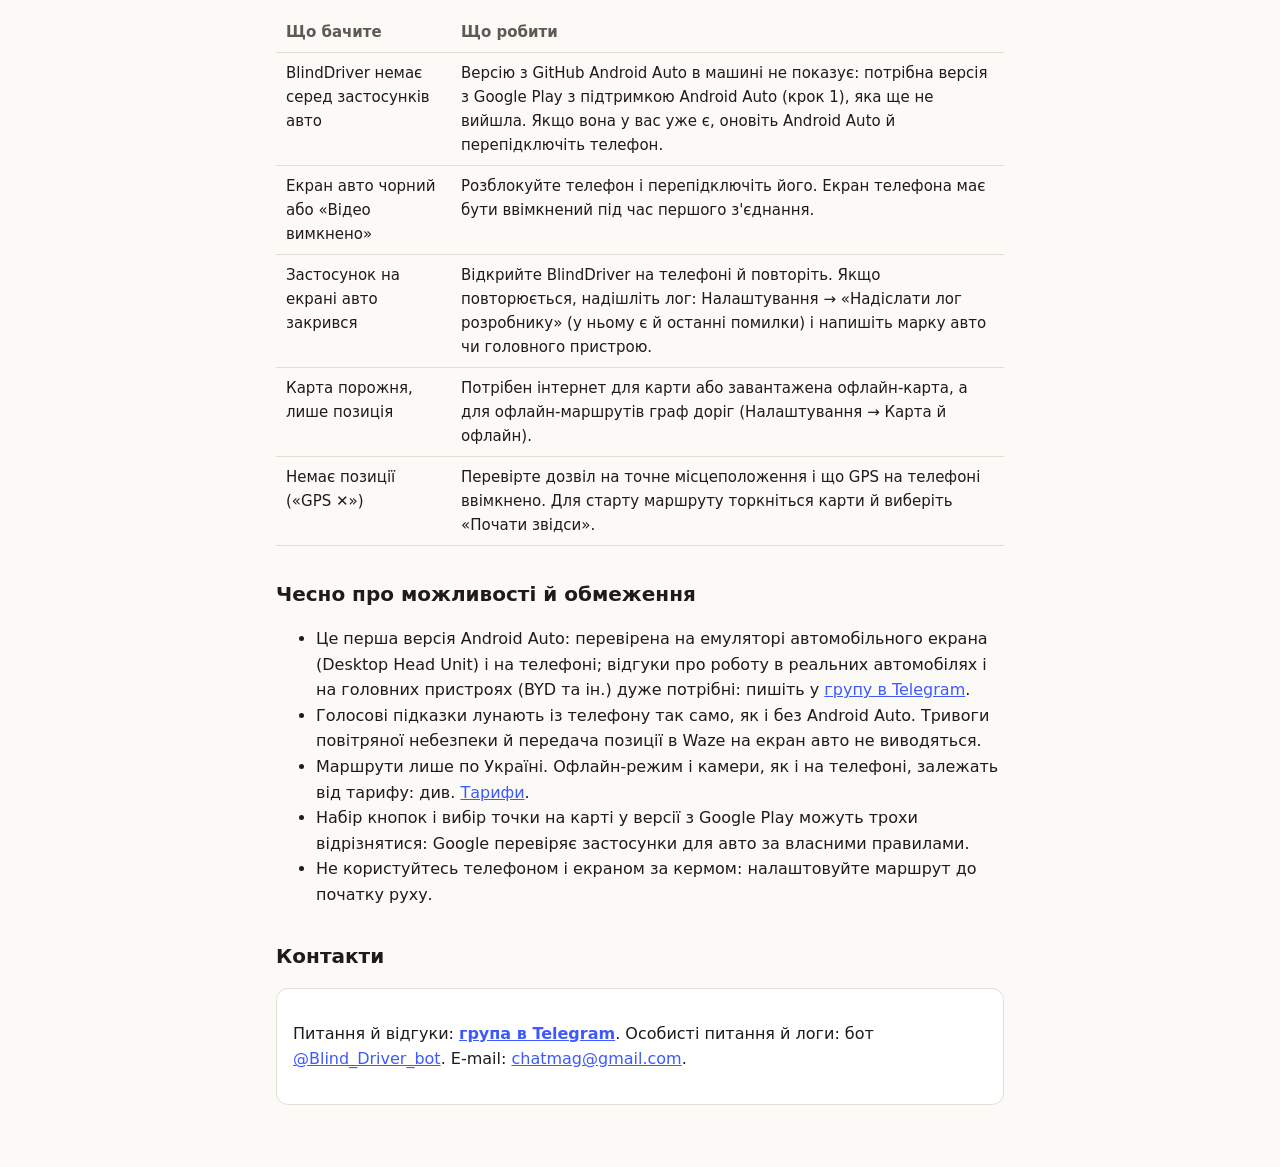
<file: docs/android-auto.html>
<!doctype html>
<html lang="uk">
<head>
<meta charset="utf-8">
<meta name="viewport" content="width=device-width, initial-scale=1">
<title>BlindDriver на Android Auto</title>
<meta name="description" content="BlindDriver на екрані авто через Android Auto: підключення стане можливим після виходу версії з Android Auto в Google Play; версія з GitHub в авто не працює.">
<link rel="stylesheet" href="style.css">
</head>
<body>
<main>
  <nav><a href="index.html">BlindDriver</a><a href="android-auto.html">Android Auto</a><a href="graph-guidance.html">Ведення за графом</a><a href="pricing.html">Тарифи</a><a href="devices.html">Два пристрої</a><a href="privacy.html">Політика конфіденційності</a><a href="delete.html">Видалення даних</a></nav>
  <h1>BlindDriver на Android Auto</h1>
  <p class="meta">Лише у версії з Google Play, після виходу збірки з підтримкою Android Auto. Android Auto входить у безкоштовну редакцію: окремо платити за нього не потрібно.</p>

  <p>BlindDriver показує карту й веде по маршруту на екрані автомобіля, коли телефон підключено до Android Auto (кабелем або без дроту).</p>

  <div class="box">
    <p><b>Зараз підключити BlindDriver до Android Auto не можна (оновлено 9.11.2026).</b> У Google Play ще немає версії з підтримкою Android Auto:
      вона готується до виходу. Підключення стане можливим лише після того, як ця версія з'явиться в Google Play. Ми напишемо про це в
      <a href="https://t.me/BlindDriver">групі в Telegram</a> і на цій сторінці. До того переходити з GitHub на Google Play заради Android Auto не потрібно. Є <a href="#unofficial">неофіційний обхідний спосіб для версії з GitHub</a> (працює не на всіх телефонах).</p>
    <p><b>Чому не працює версія з GitHub:</b> в автомобілі Android Auto показує BlindDriver <b>лише тоді, коли його встановлено з Google Play</b>.
      Версію з GitHub (APK) Android Auto приховує, і перемикач «Невідомі джерела» в параметрах розробника Android Auto тут <b>не допомагає</b>:
      за правилами Google він діє для музики, повідомлень і застосунків для стоянки, але не для навігаційних застосунків, зроблених на бібліотеці Android for Cars
      (<a href="https://developer.android.com/training/cars/testing#unknown-sources">документація Google</a>). Раніше ця сторінка радила «Невідомі джерела»: це була наша помилка,
      на емуляторі автомобільного екрана (Desktop Head Unit) застосунок з GitHub видно, а в справжній машині — ні.</p>
  </div>

  <h2 id="unofficial">Неофіційний спосіб для версії з GitHub</h2>
  <div class="box">
    <p>Android Auto дивиться на те, <b>чим встановлено застосунок</b>. Якщо переустановити той самий APK з GitHub, позначивши встановлювачем Google Play
      (<code>com.android.vending</code>), Android Auto вважає його встановленим з Play і показує BlindDriver в авто. Застосунок при цьому не змінюється.</p>
    <p><b>Це обхідний шлях, а не офіційний спосіб.</b> Ми знаємо причину (встановлювач), але на всіх телефонах результат не гарантуємо:</p>
    <ul>
      <li>На оболонках на кшталт realme UI / ColorOS він <b>не спрацював</b>: система сама записує встановлювачем «pc». На чистому Android і в багатьох інших оболонках, за відгуками користувачів, працює.</li>
      <li>Після кожного оновлення з самого BlindDriver (Налаштування → Підписка й оновлення) встановлювач скидається, і Android Auto знову ховає застосунок. Тоді спосіб треба повторити (або оновлювати цією ж командою).</li>
      <li>Дані й підписка зберігаються: ставимо поверх (ключ <code>-r</code>).</li>
      <li>Це не перехід на версію з Google Play: вона підписана іншим ключем, туди переходять лише через видалення й резервну копію (крок 1 нижче).</li>
      <li>Потрібне налагодження за USB або «Бездротове налагодження»: це права рівня оболонки, тому програми завантажуйте тільки з офіційних сторінок.</li>
    </ul>
  </div>

  <h3>Перед початком</h3>
  <ol>
    <li>Збережіть резервну копію: BlindDriver → Налаштування → Підписка й оновлення → Резервна копія.</li>
    <li>Завантажте останній APK: <a href="https://github.com/chatmag/blinddriver-releases/releases/latest">github.com/chatmag/blinddriver-releases/releases/latest</a>.</li>
    <li>На телефоні: Налаштування → Про телефон → 7 разів торкніться «Номер збірки» → у «Параметрах розробника» увімкніть «Налагодження за USB» (для способу Б — «Бездротове налагодження»).</li>
  </ol>

  <h3>Спосіб А: з комп'ютером (без стороннього софту)</h3>
  <ol>
    <li>Завантажте <a href="https://developer.android.com/tools/releases/platform-tools">Android SDK Platform-Tools від Google</a> (розпакувати, встановлювати нічого не треба).</li>
    <li>Підключіть телефон кабелем і дозвольте налагодження.</li>
    <li>У папці platform-tools відкрийте командний рядок і виконайте <code>adb devices</code>: телефон має бути в списку зі статусом <code>device</code>.</li>
    <li>Виконайте <code>adb install -r -i com.android.vending BlindDriver-X.Y.Z.apk</code>, де <code>BlindDriver-X.Y.Z.apk</code> — шлях до завантаженого APK. Має з'явитися <code>Success</code>.</li>
  </ol>

  <h3>Спосіб Б: тільки телефон</h3>
  <p>Потрібні безкоштовні відкриті програми Shizuku і Install With Options (або App Manager). Завантажуйте їх лише з офіційних сторінок: Shizuku дає програмам права оболонки, тому підроблені збірки небезпечні.</p>
  <ol>
    <li><b>Shizuku</b>: <a href="https://shizuku.rikka.app/">офіційний сайт з інструкцією</a>, <a href="https://github.com/RikkaApps/Shizuku/releases">завантаження APK на GitHub</a>.
      Встановіть, відкрийте й запустіть через «Бездротове налагодження» (у самій програмі є покрокова інструкція).</li>
    <li><b>Install With Options</b> (потребує Shizuku): <a href="https://github.com/zacharee/InstallWithOptions">офіційна сторінка й завантаження</a>.
      Оберіть APK BlindDriver, у налаштуваннях встановлення вкажіть встановлювачем <code>com.android.vending</code> і встановіть поверх.</li>
    <li><b>Альтернатива — App Manager</b> (теж працює через Shizuku або бездротове налагодження): <a href="https://f-droid.org/packages/io.github.muntashirakon.AppManager">F-Droid</a>,
      <a href="https://github.com/MuntashirAkon/AppManager">код і релізи</a>. Відкрийте APK BlindDriver → «Встановити», у параметрах встановлення оберіть встановлювач «Google Play» (<code>com.android.vending</code>).</li>
  </ol>

  <h3>Перевірка без авто</h3>
  <p>Відкрийте Android Auto на телефоні → «Налаштувати панель запуску». Якщо BlindDriver є в списку, він з'явиться й на екрані авто. Якщо немає: перезапустіть Android Auto, відключіть і підключіть телефон; на деяких оболонках приховування лишається (див. обмеження вище).
    Не вийшло? Напишіть у <a href="https://t.me/BlindDriver">групу в Telegram</a> модель телефона й оболонку (realme UI, MIUI, One UI…): це допоможе зрозуміти, де спрацьовує, а де ні.</p>

  <p>Усе, що нижче (кроки 1–3 й користування), знадобиться, коли версія з Android Auto вийде в Google Play.</p>

  <h2>Що потрібно</h2>
  <ul>
    <li>Телефон з Android 10 або новішим і BlindDriver <b>з Google Play</b>, версія з підтримкою Android Auto (вийде найближчим часом).</li>
    <li>Android Auto: на Android 10 і новіших він уже вбудований у систему, на Android 9 його потрібно встановити з Google Play. Оновіть його до останньої версії.</li>
    <li>Автомобіль або головний пристрій з підтримкою Android Auto (кабелем чи по Wi-Fi).</li>
  </ul>

  <h2>Крок 1. Перейдіть з версії з GitHub на версію з Google Play</h2>
  <p>Робіть це після виходу версії з Android Auto в Google Play. Версії з GitHub і з Google Play підписані різними ключами, тому поверх одна одної не ставляться: спершу потрібно видалити версію з GitHub.
    Щоб не втратити обране, адреси, збережені маршрути й налаштування, перенесіть їх резервною копією.</p>
  <ol>
    <li>У BlindDriver з GitHub: <b>Налаштування → Підписка й оновлення → Резервна копія → зберегти копію</b> у файл (наприклад, у «Завантаження»).</li>
    <li>Видаліть BlindDriver з GitHub (файл копії залишиться).</li>
    <li>Установіть <a href="https://play.google.com/store/apps/details?id=ua.nav.blinddriver"><b>BlindDriver з Google Play</b></a>.</li>
    <li>У новій версії: <b>Налаштування → Резервна копія → відкрити копію</b> і виберіть збережений файл.</li>
    <li>Якщо у вас підписка, напишіть боту <a href="https://t.me/Blind_Driver_bot">@Blind_Driver_bot</a>: допоможемо її перенести.</li>
  </ol>
  <p><b>Перевірка без машини:</b> відкрийте на телефоні Android Auto → «Налаштувати панель запуску». Якщо BlindDriver є в цьому списку, він буде й на екрані авто;
    якщо немає (як у версії з GitHub), Android Auto його не пропускає.</p>

  <h2>Крок 2. Налаштуйте BlindDriver на телефоні</h2>
  <ul>
    <li><b>Місцеположення:</b> дозвіл «Точне» і «Завжди» (або «Під час використання» разом зі сповіщенням про роботу у фоні).</li>
    <li><b>Сповіщення:</b> дозвольте, інакше система може зупинити ведення, коли телефон у кишені.</li>
    <li><b>Батарея:</b> для BlindDriver вимкніть оптимізацію («Без обмежень»), особливо на Xiaomi, Samsung, Huawei.</li>
    <li><b>Тема карти:</b> кнопка теми на карті на телефоні перемикає «Авто», день ☀ і ніч ☽. Те ж значення діє на екрані авто («Авто» бере день і ніч від самого Android Auto).</li>
    <li><b>Розмір підписів</b> номерів будинків і назв вулиць береться з телефону (Налаштування → Карта → «Розмір підписів вулиць і будинків»).</li>
    <li>Бажано один раз побудувати маршрут на телефоні: тоді ви переконаєтесь, що GPS і інтернет працюють.</li>
  </ul>

  <h2>Крок 3. Підключіть телефон до авто</h2>
  <ol>
    <li>Підключіть телефон до автомобіля так, як ви зазвичай підключаєте Android Auto (кабель USB або бездротове з'єднання).</li>
    <li>На екрані авто відкрийте <b>меню застосунків</b> (кнопка з сіткою) і виберіть <b>BlindDriver</b>.</li>
    <li>На екрані авто з'явиться повідомлення «Додаток BlindDriver доступний»: натисніть «Відкрити». Значок BlindDriver з'явиться також у нижній панелі.</li>
    <li>Якщо BlindDriver у списку немає: переконайтесь, що він установлений з Google Play (крок 1), потім <b>відключіть і підключіть телефон знову</b>.
      Якщо не допомогло, на телефоні відкрийте Android Auto → «Налаштувати панель запуску» і ввімкніть BlindDriver; крайній випадок — перезапустіть телефон.</li>
  </ol>

  <h2>Як користуватися на екрані авто</h2>
  <ul>
    <li><b>Куди їхати:</b> «Пошук адреси» (клавіатура або голос), «Додому» і «На роботу» (їх немає в списку, коли ви вже там), «Збережені маршрути», «Збережені адреси» та недавні місця.
      Дім і роботу задають у застосунку на телефоні.</li>
    <li><b>Точки торканням по карті:</b> торкніться карти, потім виберіть «Поїхати сюди» (точка Б), «Почати звідси» (точка А, якщо телефон не знає, де ви) або «Заїхати по дорозі».
      Довге натискання Android Auto застосункам не передає, тому вибір у два дотики.</li>
    <li><b>Два варіанти маршруту:</b> вибраний синій, другий сірий; кнопка «Розпочати» запускає ведення.</li>
    <li><b>Під час ведення:</b> панель найближчого повороту, швидкість і знак обмеження швидкості (внизу ліворуч), час і відстань до фінішу, камери й світлофори за тарифом (як на телефоні), заторами, назви вулиць.</li>
    <li><b>Кнопки на карті:</b> «+» і «−» (масштаб від поточного місця карти), «⊙» (повернути слідкування за позицією), «A» (автомасштаб за швидкістю й близькістю повороту),
      «N» (північ угорі або по курсу), ↑100 і ↓100 (ручна поправка позиції вперед або назад на 100 м, як на телефоні), «Стоп» (зупинити ведення).</li>
    <li><b>Карту можна пересувати пальцем</b> і масштабувати щипком; «⊙» повертає її до вашої позиції.</li>
    <li><b>Індикатори:</b> «GPS ✓/⚠/✕/⚡» і точки мобільної мережі, як на телефоні. Коли GPS глушать, ведення продовжується за датчиками й мережею, як і на телефоні.</li>
  </ul>

  <h2>Якщо щось не працює</h2>
  <table>
    <thead><tr><th>Що бачите</th><th>Що робити</th></tr></thead>
    <tbody>
      <tr><td data-l="Що бачите">BlindDriver немає серед застосунків авто</td><td data-l="Що робити">Версію з GitHub Android Auto в машині не показує: потрібна версія з Google Play з підтримкою Android Auto (крок 1), яка ще не вийшла. Якщо вона у вас уже є, оновіть Android Auto й перепідключіть телефон.</td></tr>
      <tr><td data-l="Що бачите">Екран авто чорний або «Відео вимкнено»</td><td data-l="Що робити">Розблокуйте телефон і перепідключіть його. Екран телефона має бути ввімкнений під час першого з'єднання.</td></tr>
      <tr><td data-l="Що бачите">Застосунок на екрані авто закрився</td><td data-l="Що робити">Відкрийте BlindDriver на телефоні й повторіть. Якщо повторюється, надішліть лог: Налаштування → «Надіслати лог розробнику» (у ньому є й останні помилки) і напишіть марку авто чи головного пристрою.</td></tr>
      <tr><td data-l="Що бачите">Карта порожня, лише позиція</td><td data-l="Що робити">Потрібен інтернет для карти або завантажена офлайн-карта, а для офлайн-маршрутів граф доріг (Налаштування → Карта й офлайн).</td></tr>
      <tr><td data-l="Що бачите">Немає позиції («GPS ✕»)</td><td data-l="Що робити">Перевірте дозвіл на точне місцеположення і що GPS на телефоні ввімкнено. Для старту маршруту торкніться карти й виберіть «Почати звідси».</td></tr>
    </tbody>
  </table>

  <h2>Чесно про можливості й обмеження</h2>
  <ul>
    <li>Це перша версія Android Auto: перевірена на емуляторі автомобільного екрана (Desktop Head Unit) і на телефоні; відгуки про роботу в реальних автомобілях і на головних пристроях (BYD та ін.) дуже потрібні: пишіть у <a href="https://t.me/BlindDriver">групу в Telegram</a>.</li>
    <li>Голосові підказки лунають із телефону так само, як і без Android Auto. Тривоги повітряної небезпеки й передача позиції в Waze на екран авто не виводяться.</li>
    <li>Маршрути лише по Україні. Офлайн-режим і камери, як і на телефоні, залежать від тарифу: див. <a href="pricing.html">Тарифи</a>.</li>
    <li>Набір кнопок і вибір точки на карті у версії з Google Play можуть трохи відрізнятися: Google перевіряє застосунки для авто за власними правилами.</li>
    <li>Не користуйтесь телефоном і екраном за кермом: налаштовуйте маршрут до початку руху.</li>
  </ul>

  <h2>Контакти</h2>
  <div class="box">
    <p>Питання й відгуки: <a href="https://t.me/BlindDriver"><b>група в Telegram</b></a>. Особисті питання й логи: бот <a href="https://t.me/Blind_Driver_bot">@Blind_Driver_bot</a>.
      E-mail: <a href="mailto:chatmag@gmail.com">chatmag@gmail.com</a>.</p>
  </div>
</main>
</body>
</html>
</file>
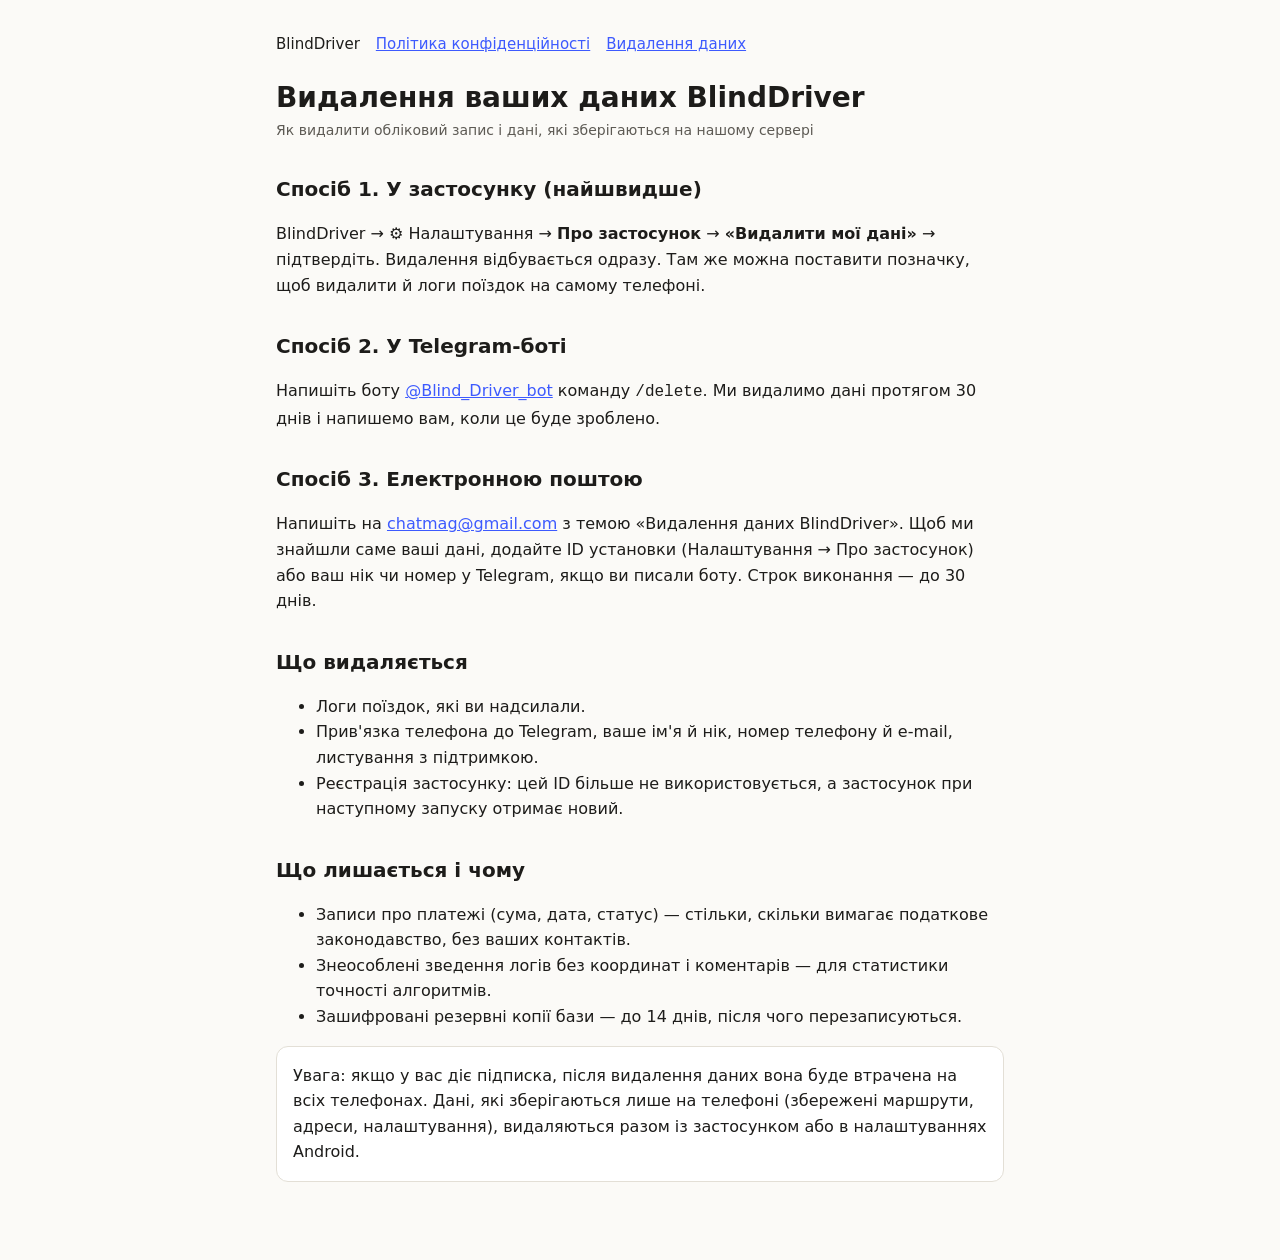
<file: docs/delete.html>
<!doctype html>
<html lang="uk">
<head>
<meta charset="utf-8">
<meta name="viewport" content="width=device-width, initial-scale=1">
<title>Видалення даних</title>
<link rel="stylesheet" href="style.css">
</head>
<body>
<main>
  <nav><span>BlindDriver</span><a href="privacy.html">Політика конфіденційності</a><a href="delete.html">Видалення даних</a></nav>
  <h1>Видалення ваших даних BlindDriver</h1>
  <p class="meta">Як видалити обліковий запис і дані, які зберігаються на нашому сервері</p>

  <h2>Спосіб 1. У застосунку (найшвидше)</h2>
  <p>BlindDriver → ⚙ Налаштування → <b>Про застосунок</b> → <b>«Видалити мої дані»</b> → підтвердіть. Видалення відбувається одразу.
    Там же можна поставити позначку, щоб видалити й логи поїздок на самому телефоні.</p>

  <h2>Спосіб 2. У Telegram-боті</h2>
  <p>Напишіть боту <a href="https://t.me/Blind_Driver_bot">@Blind_Driver_bot</a> команду <code>/delete</code>. Ми видалимо дані протягом 30 днів
    і напишемо вам, коли це буде зроблено.</p>

  <h2>Спосіб 3. Електронною поштою</h2>
  <p>Напишіть на <a href="mailto:chatmag@gmail.com">chatmag@gmail.com</a> з темою «Видалення даних BlindDriver». Щоб ми знайшли саме ваші дані, додайте ID установки
    (Налаштування → Про застосунок) або ваш нік чи номер у Telegram, якщо ви писали боту. Строк виконання — до 30 днів.</p>

  <h2>Що видаляється</h2>
  <ul>
    <li>Логи поїздок, які ви надсилали.</li>
    <li>Прив'язка телефона до Telegram, ваше ім'я й нік, номер телефону й e-mail, листування з підтримкою.</li>
    <li>Реєстрація застосунку: цей ID більше не використовується, а застосунок при наступному запуску отримає новий.</li>
  </ul>

  <h2>Що лишається і чому</h2>
  <ul>
    <li>Записи про платежі (сума, дата, статус) — стільки, скільки вимагає податкове законодавство, без ваших контактів.</li>
    <li>Знеособлені зведення логів без координат і коментарів — для статистики точності алгоритмів.</li>
    <li>Зашифровані резервні копії бази — до 14 днів, після чого перезаписуються.</li>
  </ul>
  <p class="box">Увага: якщо у вас діє підписка, після видалення даних вона буде втрачена на всіх телефонах. Дані, які зберігаються лише на
    телефоні (збережені маршрути, адреси, налаштування), видаляються разом із застосунком або в налаштуваннях Android.</p>
</main>
</body>
</html>
</file>
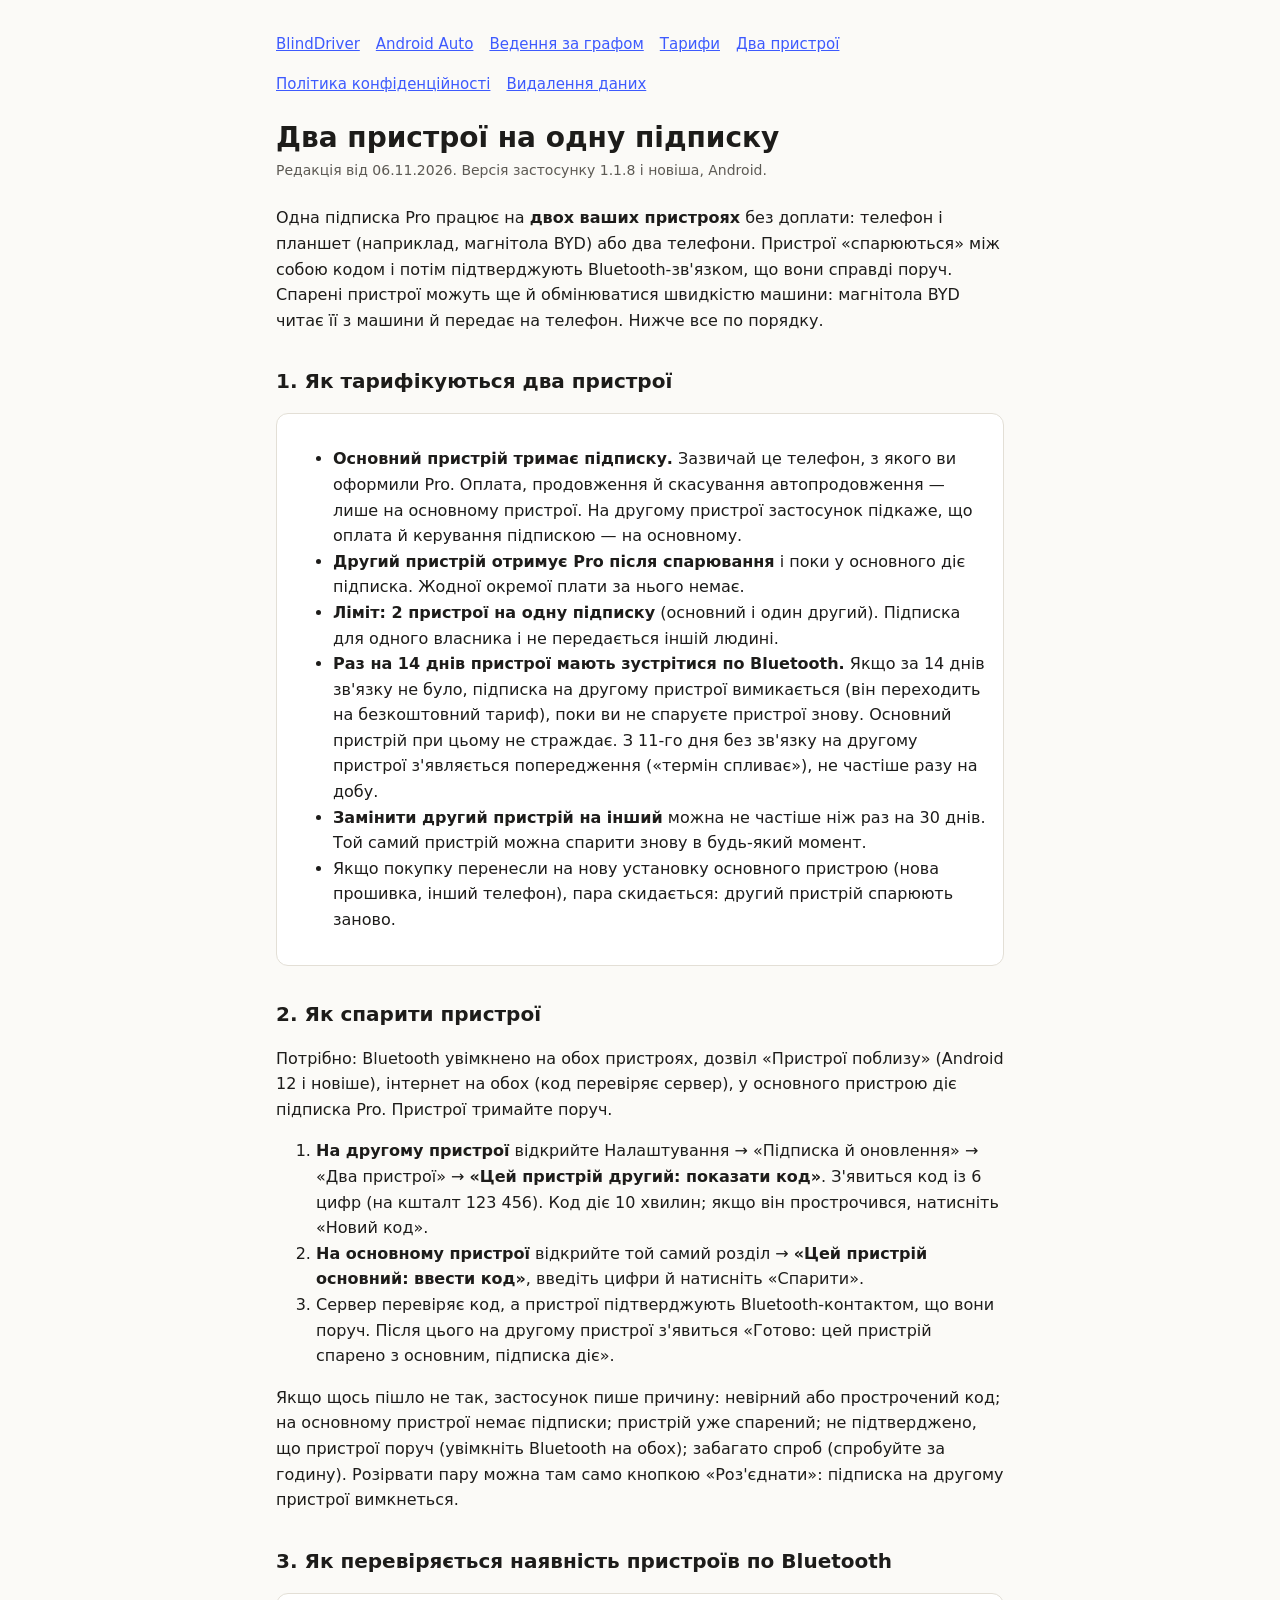
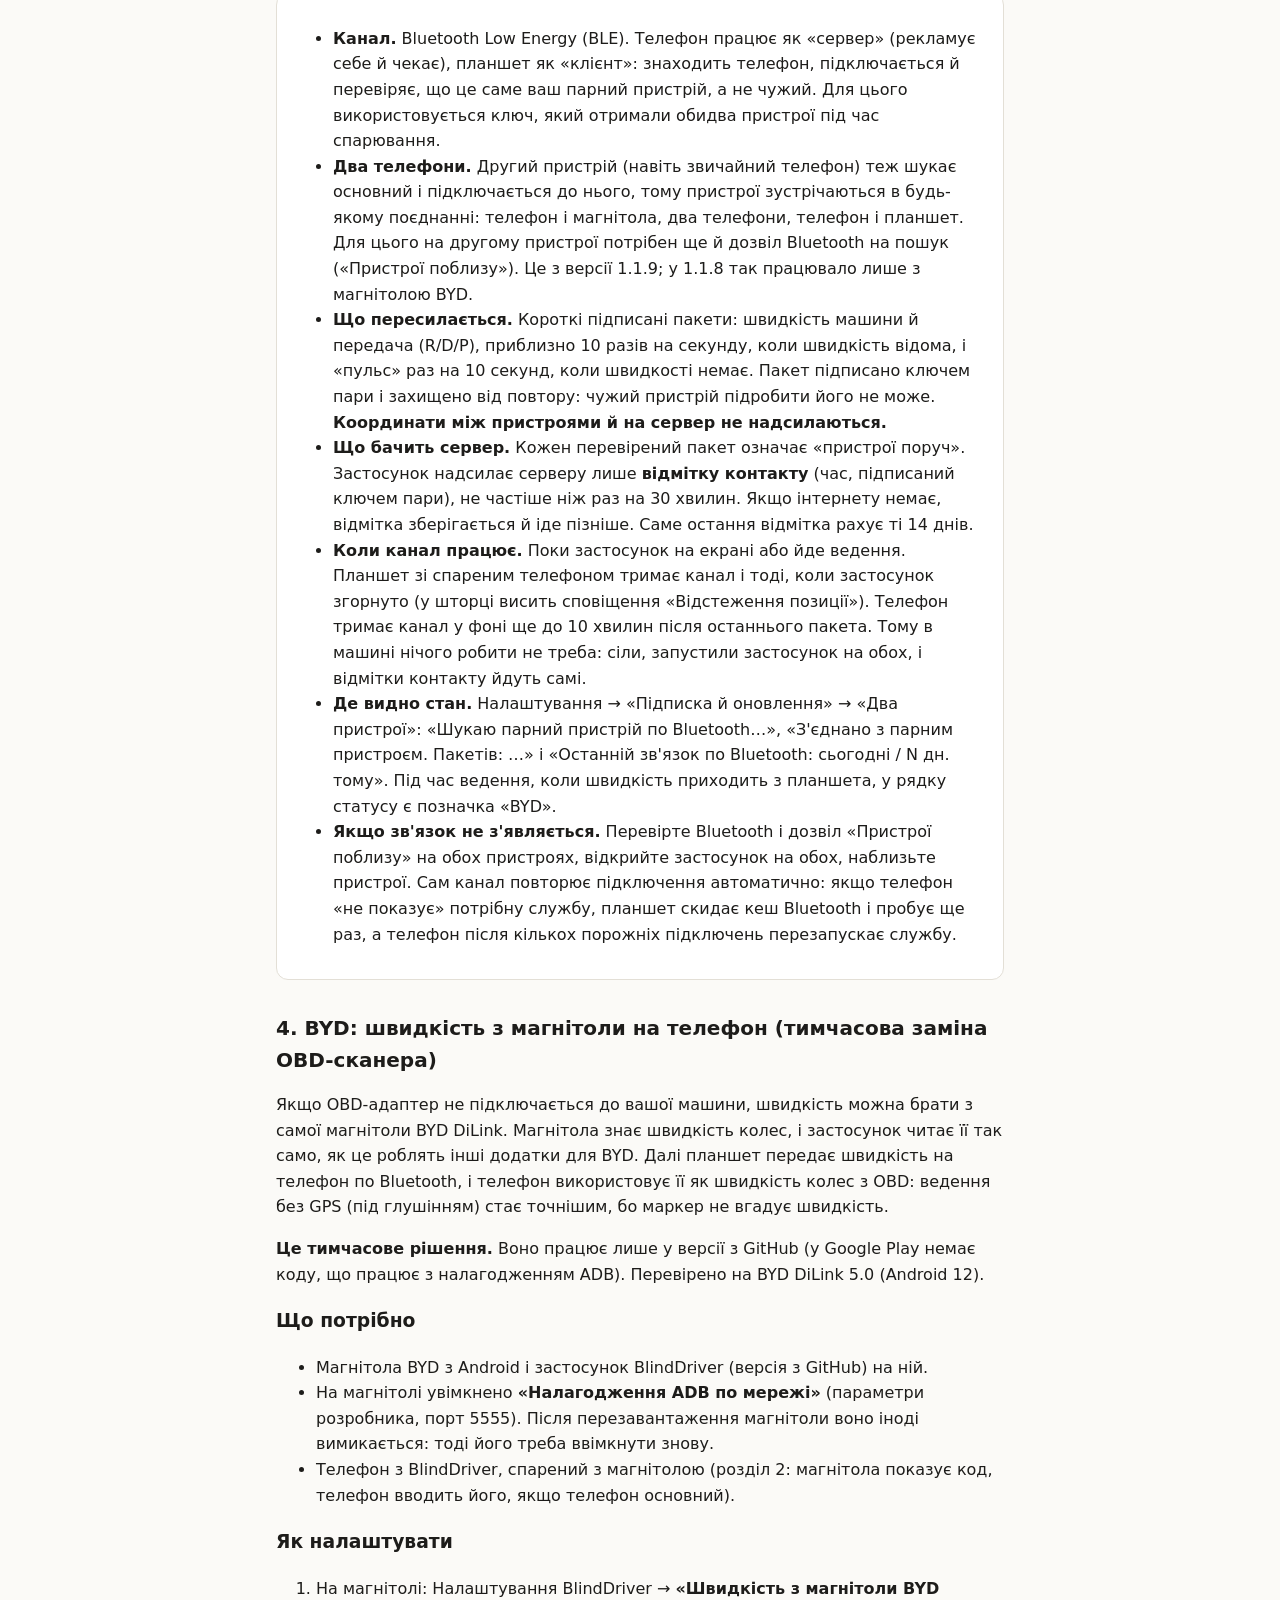
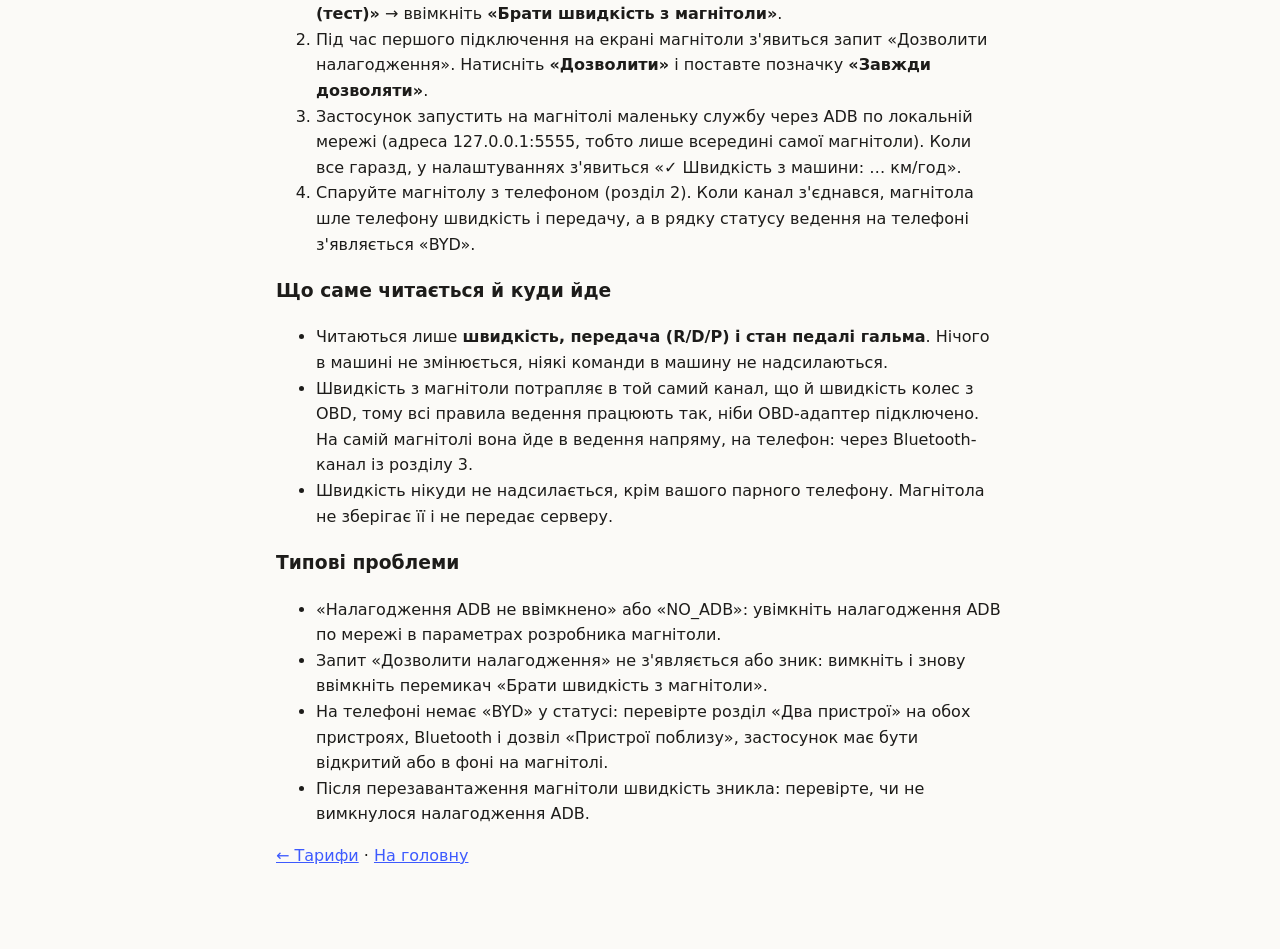
<file: docs/devices.html>
<!doctype html>
<html lang="uk">
<head>
<meta charset="utf-8">
<meta name="viewport" content="width=device-width, initial-scale=1">
<title>BlindDriver: два пристрої</title>
<link rel="stylesheet" href="style.css">
</head>
<body>
<main>
  <nav><a href="index.html">BlindDriver</a><a href="android-auto.html">Android Auto</a><a href="graph-guidance.html">Ведення за графом</a><a href="pricing.html">Тарифи</a><a href="devices.html">Два пристрої</a><a href="privacy.html">Політика конфіденційності</a><a href="delete.html">Видалення даних</a></nav>
  <h1>Два пристрої на одну підписку</h1>
  <p class="meta">Редакція від 06.11.2026. Версія застосунку 1.1.8 і новіша, Android.</p>

  <p>Одна підписка Pro працює на <b>двох ваших пристроях</b> без доплати: телефон і планшет (наприклад, магнітола BYD) або два телефони.
    Пристрої «спарюються» між собою кодом і потім підтверджують Bluetooth-зв'язком, що вони справді поруч. Спарені пристрої можуть
    ще й обмінюватися швидкістю машини: магнітола BYD читає її з машини й передає на телефон. Нижче все по порядку.</p>

  <h2>1. Як тарифікуються два пристрої</h2>
  <div class="box">
    <ul>
      <li><b>Основний пристрій тримає підписку.</b> Зазвичай це телефон, з якого ви оформили Pro. Оплата, продовження й скасування автопродовження —
        лише на основному пристрої. На другому пристрої застосунок підкаже, що оплата й керування підпискою — на основному.</li>
      <li><b>Другий пристрій отримує Pro після спарювання</b> і поки у основного діє підписка. Жодної окремої плати за нього немає.</li>
      <li><b>Ліміт: 2 пристрої на одну підписку</b> (основний і один другий). Підписка для одного власника і не передається іншій людині.</li>
      <li><b>Раз на 14 днів пристрої мають зустрітися по Bluetooth.</b> Якщо за 14 днів зв'язку не було, підписка на другому пристрої
        вимикається (він переходить на безкоштовний тариф), поки ви не спаруєте пристрої знову. Основний пристрій при цьому не страждає.
        З 11-го дня без зв'язку на другому пристрої з'являється попередження («термін спливає»), не частіше разу на добу.</li>
      <li><b>Замінити другий пристрій на інший</b> можна не частіше ніж раз на 30 днів. Той самий пристрій можна спарити знову в будь-який момент.</li>
      <li>Якщо покупку перенесли на нову установку основного пристрою (нова прошивка, інший телефон), пара скидається: другий пристрій спарюють заново.</li>
    </ul>
  </div>

  <h2>2. Як спарити пристрої</h2>
  <p>Потрібно: Bluetooth увімкнено на обох пристроях, дозвіл «Пристрої поблизу» (Android 12 і новіше), інтернет на обох (код перевіряє сервер),
    у основного пристрою діє підписка Pro. Пристрої тримайте поруч.</p>
  <ol>
    <li><b>На другому пристрої</b> відкрийте Налаштування → «Підписка й оновлення» → «Два пристрої» → <b>«Цей пристрій другий: показати код»</b>.
      З'явиться код із 6 цифр (на кшталт 123&nbsp;456). Код діє 10 хвилин; якщо він прострочився, натисніть «Новий код».</li>
    <li><b>На основному пристрої</b> відкрийте той самий розділ → <b>«Цей пристрій основний: ввести код»</b>, введіть цифри й натисніть «Спарити».</li>
    <li>Сервер перевіряє код, а пристрої підтверджують Bluetooth-контактом, що вони поруч. Після цього на другому пристрої з'явиться
      «Готово: цей пристрій спарено з основним, підписка діє».</li>
  </ol>
  <p>Якщо щось пішло не так, застосунок пише причину: невірний або прострочений код; на основному пристрої немає підписки; пристрій уже спарений;
    не підтверджено, що пристрої поруч (увімкніть Bluetooth на обох); забагато спроб (спробуйте за годину). Розірвати пару можна там само
    кнопкою «Роз'єднати»: підписка на другому пристрої вимкнеться.</p>

  <h2>3. Як перевіряється наявність пристроїв по Bluetooth</h2>
  <div class="box">
    <ul>
      <li><b>Канал.</b> Bluetooth Low Energy (BLE). Телефон працює як «сервер» (рекламує себе й чекає), планшет як «клієнт»: знаходить телефон,
        підключається й перевіряє, що це саме ваш парний пристрій, а не чужий. Для цього використовується ключ, який отримали обидва пристрої
        під час спарювання.</li>
      <li><b>Два телефони.</b> Другий пристрій (навіть звичайний телефон) теж шукає основний і підключається до нього, тому пристрої зустрічаються в будь-якому поєднанні:
        телефон і магнітола, два телефони, телефон і планшет. Для цього на другому пристрої потрібен ще й дозвіл Bluetooth на пошук («Пристрої поблизу»). Це з версії 1.1.9; у 1.1.8 так працювало лише з магнітолою BYD.</li>
      <li><b>Що пересилається.</b> Короткі підписані пакети: швидкість машини й передача (R/D/P), приблизно 10 разів на секунду, коли швидкість відома,
        і «пульс» раз на 10 секунд, коли швидкості немає. Пакет підписано ключем пари і захищено від повтору: чужий пристрій підробити його не може.
        <b>Координати між пристроями й на сервер не надсилаються.</b></li>
      <li><b>Що бачить сервер.</b> Кожен перевірений пакет означає «пристрої поруч». Застосунок надсилає серверу лише <b>відмітку контакту</b>
        (час, підписаний ключем пари), не частіше ніж раз на 30 хвилин. Якщо інтернету немає, відмітка зберігається й іде пізніше. Саме остання
        відмітка рахує ті 14 днів.</li>
      <li><b>Коли канал працює.</b> Поки застосунок на екрані або йде ведення. Планшет зі спареним телефоном тримає канал і тоді, коли застосунок
        згорнуто (у шторці висить сповіщення «Відстеження позиції»). Телефон тримає канал у фоні ще до 10 хвилин після останнього пакета.
        Тому в машині нічого робити не треба: сіли, запустили застосунок на обох, і відмітки контакту йдуть самі.</li>
      <li><b>Де видно стан.</b> Налаштування → «Підписка й оновлення» → «Два пристрої»: «Шукаю парний пристрій по Bluetooth…», «З'єднано з парним пристроєм. Пакетів: …»
        і «Останній зв'язок по Bluetooth: сьогодні / N дн. тому». Під час ведення, коли швидкість приходить з планшета, у рядку статусу є позначка «BYD».</li>
      <li><b>Якщо зв'язок не з'являється.</b> Перевірте Bluetooth і дозвіл «Пристрої поблизу» на обох пристроях, відкрийте застосунок на обох, наблизьте пристрої.
        Сам канал повторює підключення автоматично: якщо телефон «не показує» потрібну службу, планшет скидає кеш Bluetooth і пробує ще раз, а телефон
        після кількох порожніх підключень перезапускає службу.</li>
    </ul>
  </div>

  <h2 id="byd">4. BYD: швидкість з магнітоли на телефон (тимчасова заміна OBD-сканера)</h2>
  <p>Якщо OBD-адаптер не підключається до вашої машини, швидкість можна брати з самої магнітоли BYD DiLink. Магнітола знає швидкість колес, і застосунок
    читає її так само, як це роблять інші додатки для BYD. Далі планшет передає швидкість на телефон по Bluetooth, і телефон використовує її як
    швидкість колес з OBD: ведення без GPS (під глушінням) стає точнішим, бо маркер не вгадує швидкість.</p>
  <p><b>Це тимчасове рішення.</b> Воно працює лише у версії з GitHub (у Google Play немає коду, що працює з налагодженням ADB). Перевірено на BYD DiLink 5.0 (Android 12).</p>

  <h3>Що потрібно</h3>
  <ul>
    <li>Магнітола BYD з Android і застосунок BlindDriver (версія з GitHub) на ній.</li>
    <li>На магнітолі увімкнено <b>«Налагодження ADB по мережі»</b> (параметри розробника, порт 5555). Після перезавантаження магнітоли воно іноді вимикається: тоді його треба ввімкнути знову.</li>
    <li>Телефон з BlindDriver, спарений з магнітолою (розділ 2: магнітола показує код, телефон вводить його, якщо телефон основний).</li>
  </ul>

  <h3>Як налаштувати</h3>
  <ol>
    <li>На магнітолі: Налаштування BlindDriver → <b>«Швидкість з магнітоли BYD (тест)»</b> → ввімкніть <b>«Брати швидкість з магнітоли»</b>.</li>
    <li>Під час першого підключення на екрані магнітоли з'явиться запит «Дозволити налагодження». Натисніть <b>«Дозволити»</b> і поставте позначку <b>«Завжди дозволяти»</b>.</li>
    <li>Застосунок запустить на магнітолі маленьку службу через ADB по локальній мережі (адреса 127.0.0.1:5555, тобто лише всередині самої магнітоли).
      Коли все гаразд, у налаштуваннях з'явиться «✓ Швидкість з машини: … км/год».</li>
    <li>Спаруйте магнітолу з телефоном (розділ 2). Коли канал з'єднався, магнітола шле телефону швидкість і передачу, а в рядку статусу ведення на телефоні з'являється «BYD».</li>
  </ol>

  <h3>Що саме читається й куди йде</h3>
  <ul>
    <li>Читаються лише <b>швидкість, передача (R/D/P) і стан педалі гальма</b>. Нічого в машині не змінюється, ніякі команди в машину не надсилаються.</li>
    <li>Швидкість з магнітоли потрапляє в той самий канал, що й швидкість колес з OBD, тому всі правила ведення працюють так, ніби OBD-адаптер підключено.
      На самій магнітолі вона йде в ведення напряму, на телефон: через Bluetooth-канал із розділу 3.</li>
    <li>Швидкість нікуди не надсилається, крім вашого парного телефону. Магнітола не зберігає її і не передає серверу.</li>
  </ul>

  <h3>Типові проблеми</h3>
  <ul>
    <li>«Налагодження ADB не ввімкнено» або «NO_ADB»: увімкніть налагодження ADB по мережі в параметрах розробника магнітоли.</li>
    <li>Запит «Дозволити налагодження» не з'являється або зник: вимкніть і знову ввімкніть перемикач «Брати швидкість з магнітоли».</li>
    <li>На телефоні немає «BYD» у статусі: перевірте розділ «Два пристрої» на обох пристроях, Bluetooth і дозвіл «Пристрої поблизу», застосунок має бути відкритий або в фоні на магнітолі.</li>
    <li>Після перезавантаження магнітоли швидкість зникла: перевірте, чи не вимкнулося налагодження ADB.</li>
  </ul>

  <p><a href="pricing.html">← Тарифи</a> · <a href="index.html">На головну</a></p>
</main>
</body>
</html>
</file>
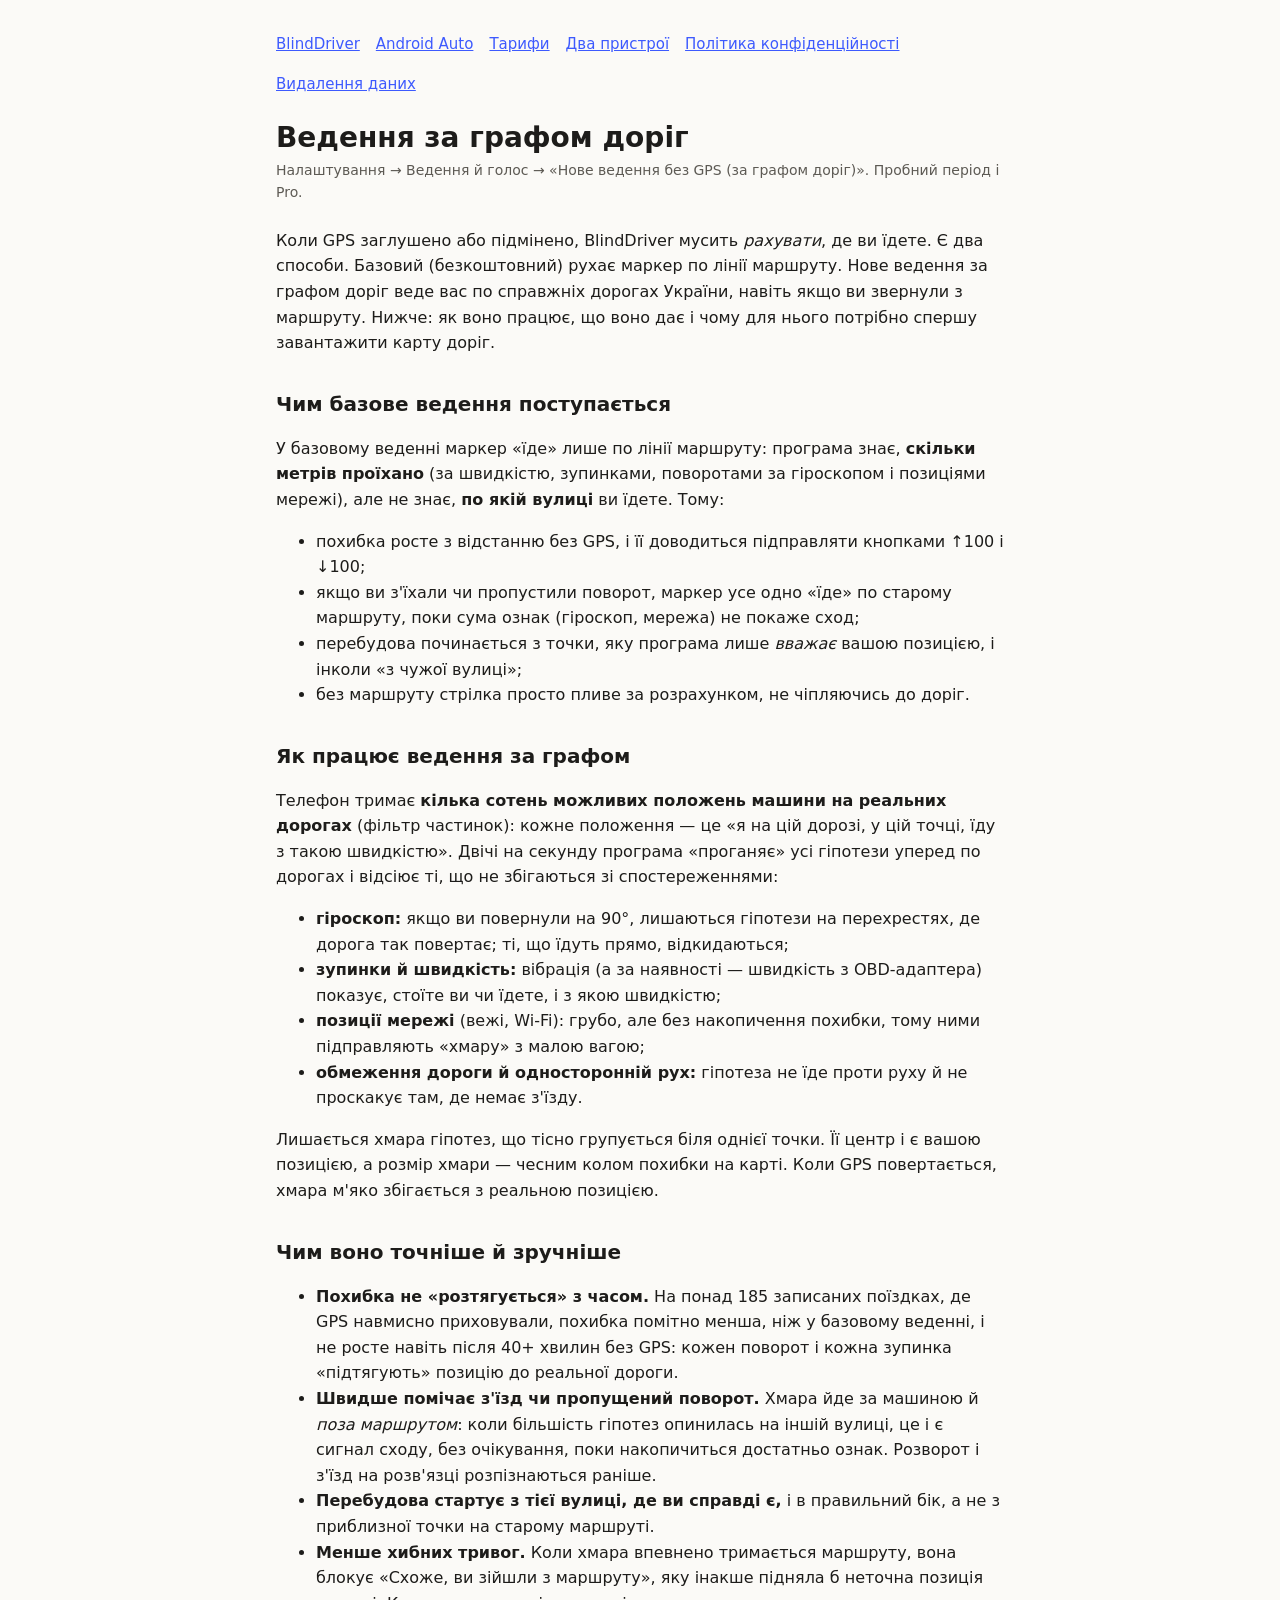
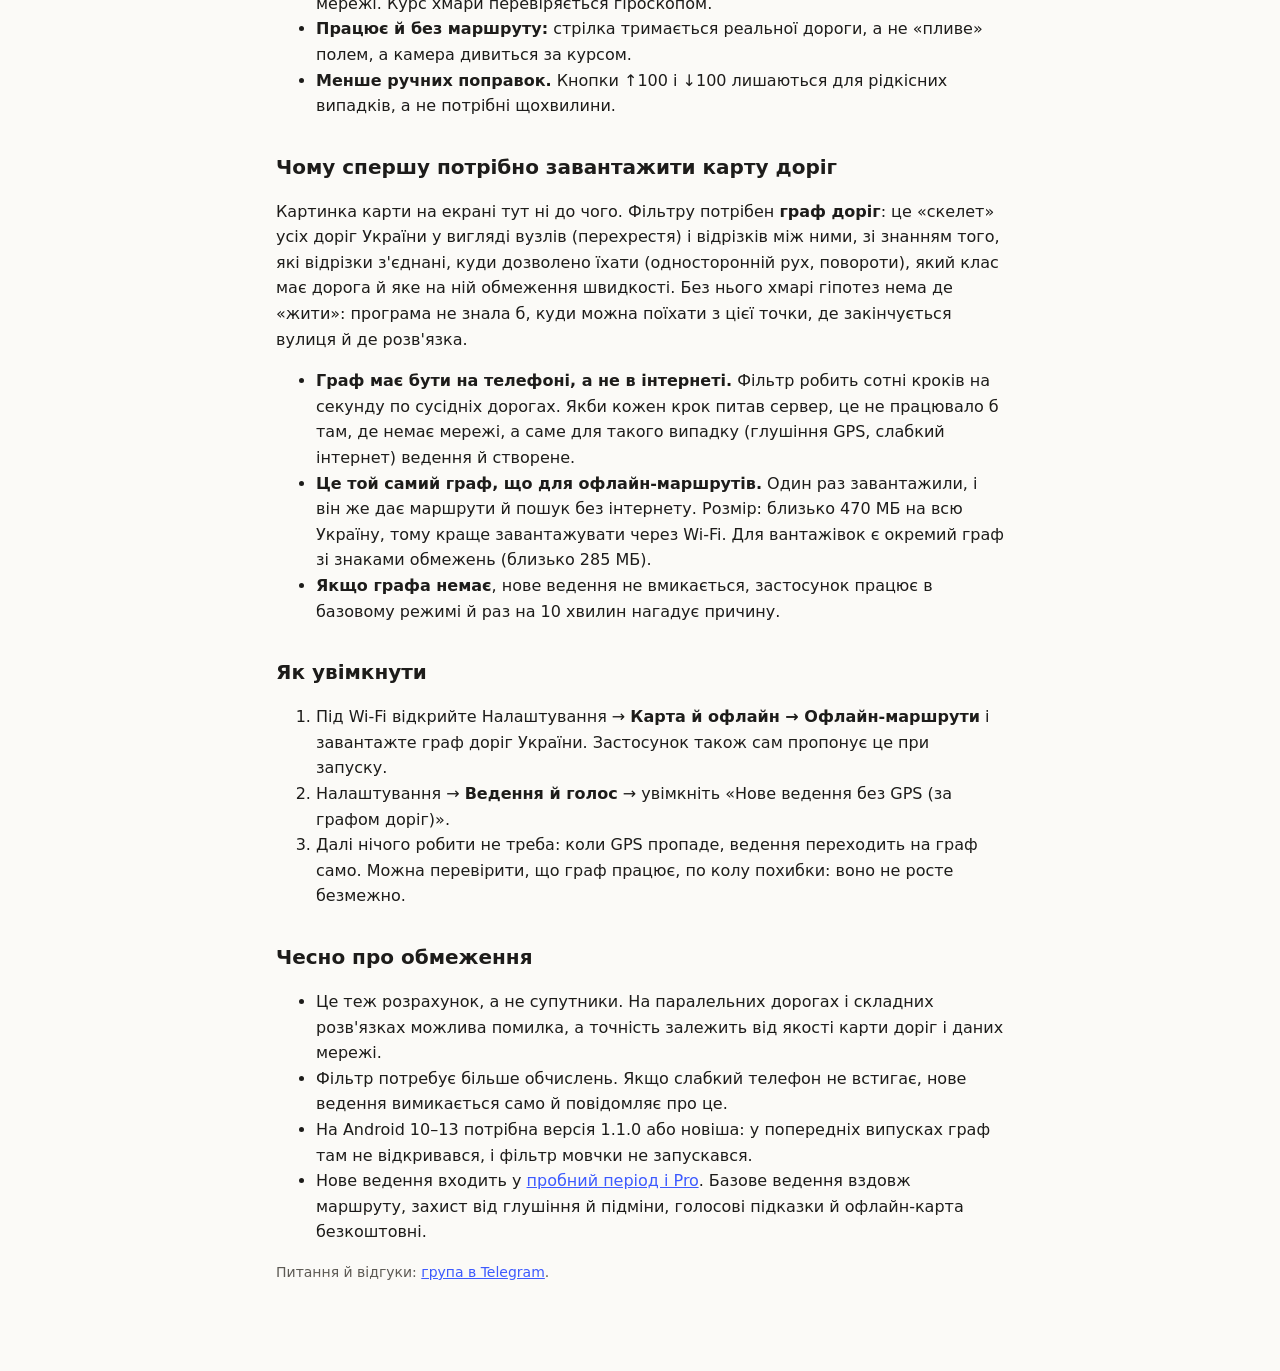
<file: docs/graph-guidance.html>
<!doctype html>
<html lang="uk">
<head>
<meta charset="utf-8">
<meta name="viewport" content="width=device-width, initial-scale=1">
<title>BlindDriver: ведення за графом доріг</title>
<meta name="description" content="Нове ведення без GPS за графом доріг: як воно працює, чим точніше за ведення вздовж маршруту й чому для нього спершу потрібно завантажити карту доріг.">
<link rel="stylesheet" href="style.css">
</head>
<body>
<main>
  <nav><a href="index.html">BlindDriver</a><a href="android-auto.html">Android Auto</a><a href="pricing.html">Тарифи</a><a href="devices.html">Два пристрої</a><a href="privacy.html">Політика конфіденційності</a><a href="delete.html">Видалення даних</a></nav>
  <h1>Ведення за графом доріг</h1>
  <p class="meta">Налаштування → Ведення й голос → «Нове ведення без GPS (за графом доріг)». Пробний період і Pro.</p>

  <p>Коли GPS заглушено або підмінено, BlindDriver мусить <i>рахувати</i>, де ви їдете. Є два способи. Базовий (безкоштовний) рухає маркер по лінії маршруту. Нове ведення
    за графом доріг веде вас по справжніх дорогах України, навіть якщо ви звернули з маршруту. Нижче: як воно працює, що воно дає і чому для нього потрібно спершу завантажити карту доріг.</p>

  <h2>Чим базове ведення поступається</h2>
  <p>У базовому веденні маркер «їде» лише по лінії маршруту: програма знає, <b>скільки метрів проїхано</b> (за швидкістю, зупинками, поворотами за гіроскопом і позиціями мережі), але не знає, <b>по якій
    вулиці</b> ви їдете. Тому:</p>
  <ul>
    <li>похибка росте з відстанню без GPS, і її доводиться підправляти кнопками ↑100 і ↓100;</li>
    <li>якщо ви з'їхали чи пропустили поворот, маркер усе одно «їде» по старому маршруту, поки сума ознак (гіроскоп, мережа) не покаже сход;</li>
    <li>перебудова починається з точки, яку програма лише <i>вважає</i> вашою позицією, і інколи «з чужої вулиці»;</li>
    <li>без маршруту стрілка просто пливе за розрахунком, не чіпляючись до доріг.</li>
  </ul>

  <h2>Як працює ведення за графом</h2>
  <p>Телефон тримає <b>кілька сотень можливих положень машини на реальних дорогах</b> (фільтр частинок): кожне положення — це «я на цій дорозі, у цій точці, їду з такою швидкістю».
    Двічі на секунду програма «проганяє» усі гіпотези уперед по дорогах і відсіює ті, що не збігаються зі спостереженнями:</p>
  <ul>
    <li><b>гіроскоп:</b> якщо ви повернули на 90°, лишаються гіпотези на перехрестях, де дорога так повертає; ті, що їдуть прямо, відкидаються;</li>
    <li><b>зупинки й швидкість:</b> вібрація (а за наявності — швидкість з OBD-адаптера) показує, стоїте ви чи їдете, і з якою швидкістю;</li>
    <li><b>позиції мережі</b> (вежі, Wi-Fi): грубо, але без накопичення похибки, тому ними підправляють «хмару» з малою вагою;</li>
    <li><b>обмеження дороги й односторонній рух:</b> гіпотеза не їде проти руху й не проскакує там, де немає з'їзду.</li>
  </ul>
  <p>Лишається хмара гіпотез, що тісно групується біля однієї точки. Її центр і є вашою позицією, а розмір хмари — чесним колом похибки на карті. Коли GPS повертається, хмара
    м'яко збігається з реальною позицією.</p>

  <h2>Чим воно точніше й зручніше</h2>
  <ul>
    <li><b>Похибка не «розтягується» з часом.</b> На понад 185 записаних поїздках, де GPS навмисно приховували, похибка помітно менша, ніж у базовому веденні, і не росте навіть
      після 40+ хвилин без GPS: кожен поворот і кожна зупинка «підтягують» позицію до реальної дороги.</li>
    <li><b>Швидше помічає з'їзд чи пропущений поворот.</b> Хмара йде за машиною й <i>поза маршрутом</i>: коли більшість гіпотез опинилась на іншій вулиці, це і є сигнал сходу, без очікування,
      поки накопичиться достатньо ознак. Розворот і з'їзд на розв'язці розпізнаються раніше.</li>
    <li><b>Перебудова стартує з тієї вулиці, де ви справді є,</b> і в правильний бік, а не з приблизної точки на старому маршруті.</li>
    <li><b>Менше хибних тривог.</b> Коли хмара впевнено тримається маршруту, вона блокує «Схоже, ви зійшли з маршруту», яку інакше підняла б неточна позиція мережі. Курс хмари
      перевіряється гіроскопом.</li>
    <li><b>Працює й без маршруту:</b> стрілка тримається реальної дороги, а не «пливе» полем, а камера дивиться за курсом.</li>
    <li><b>Менше ручних поправок.</b> Кнопки ↑100 і ↓100 лишаються для рідкісних випадків, а не потрібні щохвилини.</li>
  </ul>

  <h2>Чому спершу потрібно завантажити карту доріг</h2>
  <p>Картинка карти на екрані тут ні до чого. Фільтру потрібен <b>граф доріг</b>: це «скелет» усіх доріг України у вигляді вузлів (перехрестя) і відрізків між ними, зі знанням того,
    які відрізки з'єднані, куди дозволено їхати (односторонній рух, повороти), який клас має дорога й яке на ній обмеження швидкості. Без нього хмарі гіпотез нема де «жити»:
    програма не знала б, куди можна поїхати з цієї точки, де закінчується вулиця й де розв'язка.</p>
  <ul>
    <li><b>Граф має бути на телефоні, а не в інтернеті.</b> Фільтр робить сотні кроків на секунду по сусідніх дорогах. Якби кожен крок питав сервер, це не працювало б там, де немає мережі,
      а саме для такого випадку (глушіння GPS, слабкий інтернет) ведення й створене.</li>
    <li><b>Це той самий граф, що для офлайн-маршрутів.</b> Один раз завантажили, і він же дає маршрути й пошук без інтернету. Розмір: близько 470 МБ на всю Україну, тому краще завантажувати
      через Wi-Fi. Для вантажівок є окремий граф зі знаками обмежень (близько 285 МБ).</li>
    <li><b>Якщо графа немає</b>, нове ведення не вмикається, застосунок працює в базовому режимі й раз на 10 хвилин нагадує причину.</li>
  </ul>

  <h2>Як увімкнути</h2>
  <ol>
    <li>Під Wi-Fi відкрийте Налаштування → <b>Карта й офлайн → Офлайн-маршрути</b> і завантажте граф доріг України. Застосунок також сам пропонує це при запуску.</li>
    <li>Налаштування → <b>Ведення й голос</b> → увімкніть «Нове ведення без GPS (за графом доріг)».</li>
    <li>Далі нічого робити не треба: коли GPS пропаде, ведення переходить на граф само. Можна перевірити, що граф працює, по колу похибки: воно не росте безмежно.</li>
  </ol>

  <h2>Чесно про обмеження</h2>
  <ul>
    <li>Це теж розрахунок, а не супутники. На паралельних дорогах і складних розв'язках можлива помилка, а точність залежить від якості карти доріг і даних мережі.</li>
    <li>Фільтр потребує більше обчислень. Якщо слабкий телефон не встигає, нове ведення вимикається само й повідомляє про це.</li>
    <li>На Android 10–13 потрібна версія 1.1.0 або новіша: у попередніх випусках граф там не відкривався, і фільтр мовчки не запускався.</li>
    <li>Нове ведення входить у <a href="pricing.html">пробний період і Pro</a>. Базове ведення вздовж маршруту, захист від глушіння й підміни, голосові підказки й офлайн-карта безкоштовні.</li>
  </ul>

  <p class="meta">Питання й відгуки: <a href="https://t.me/BlindDriver">група в Telegram</a>.</p>
</main>
</body>
</html>
</file>
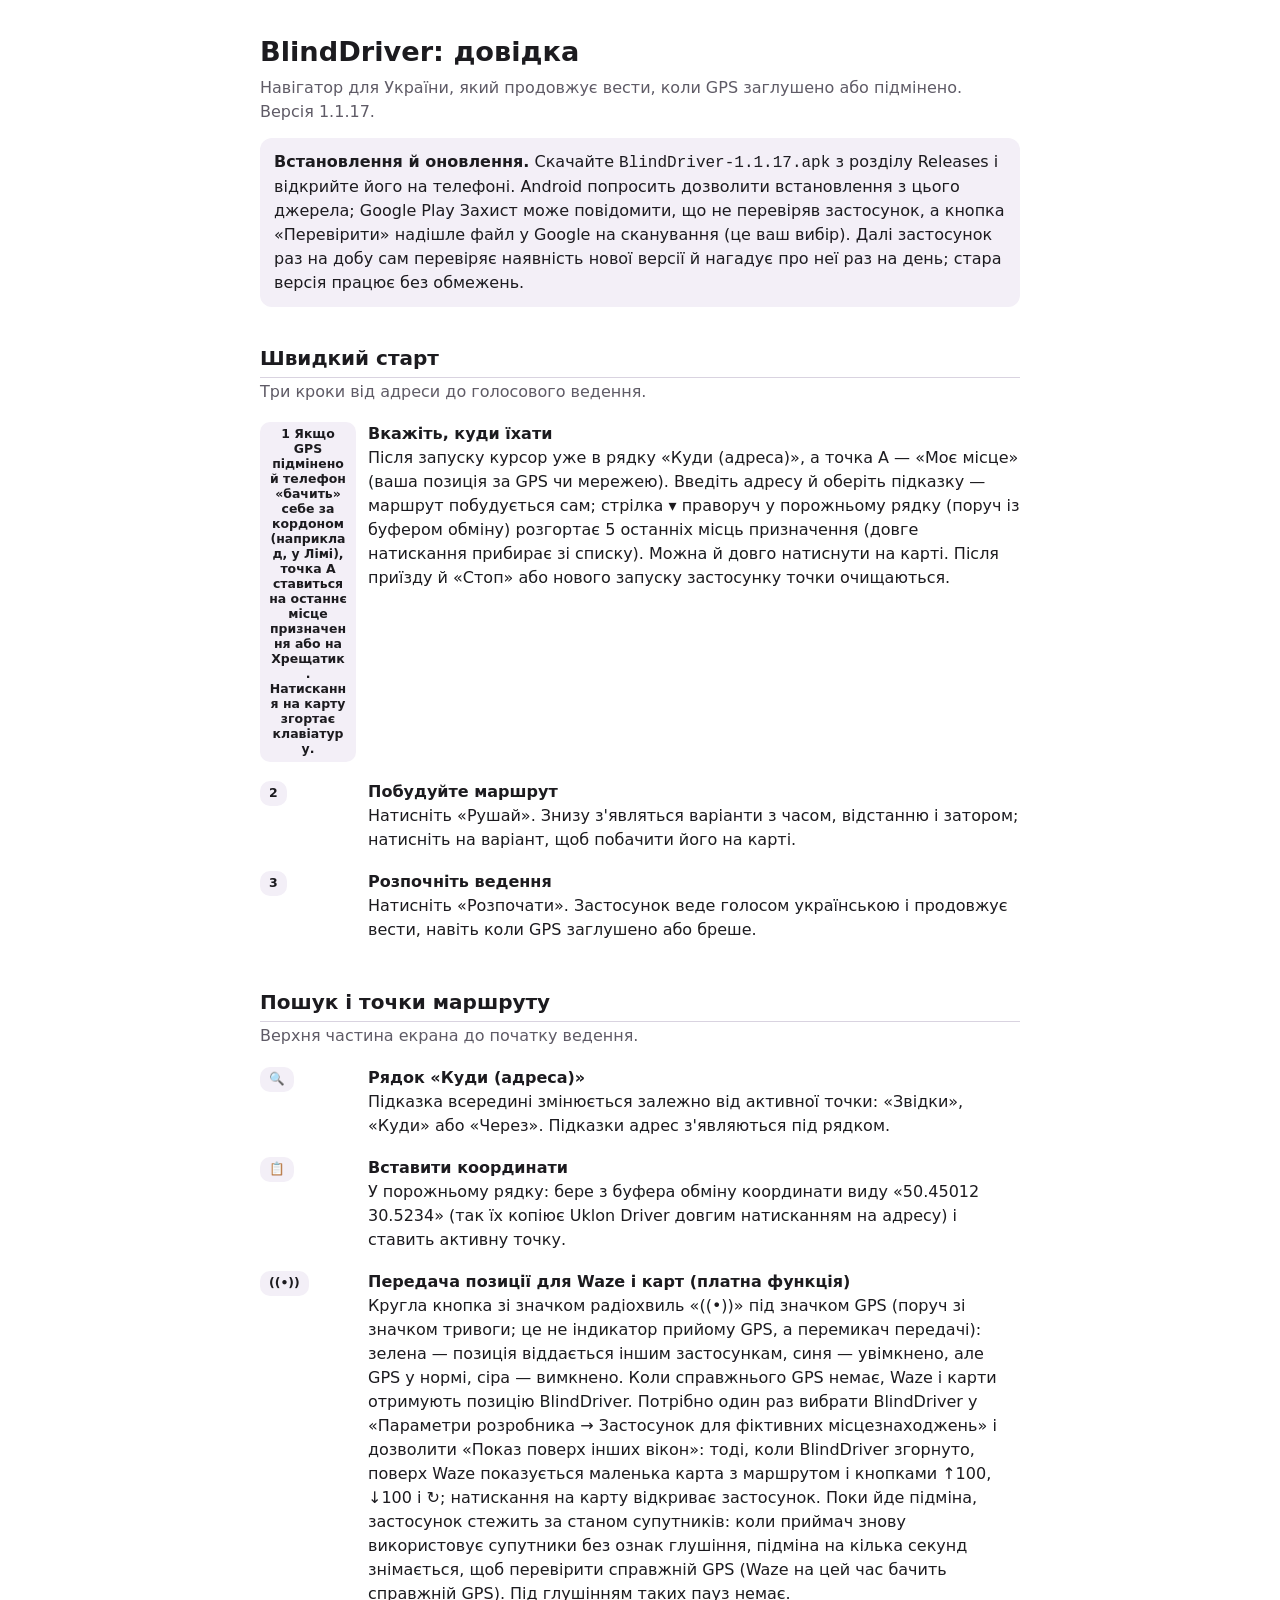
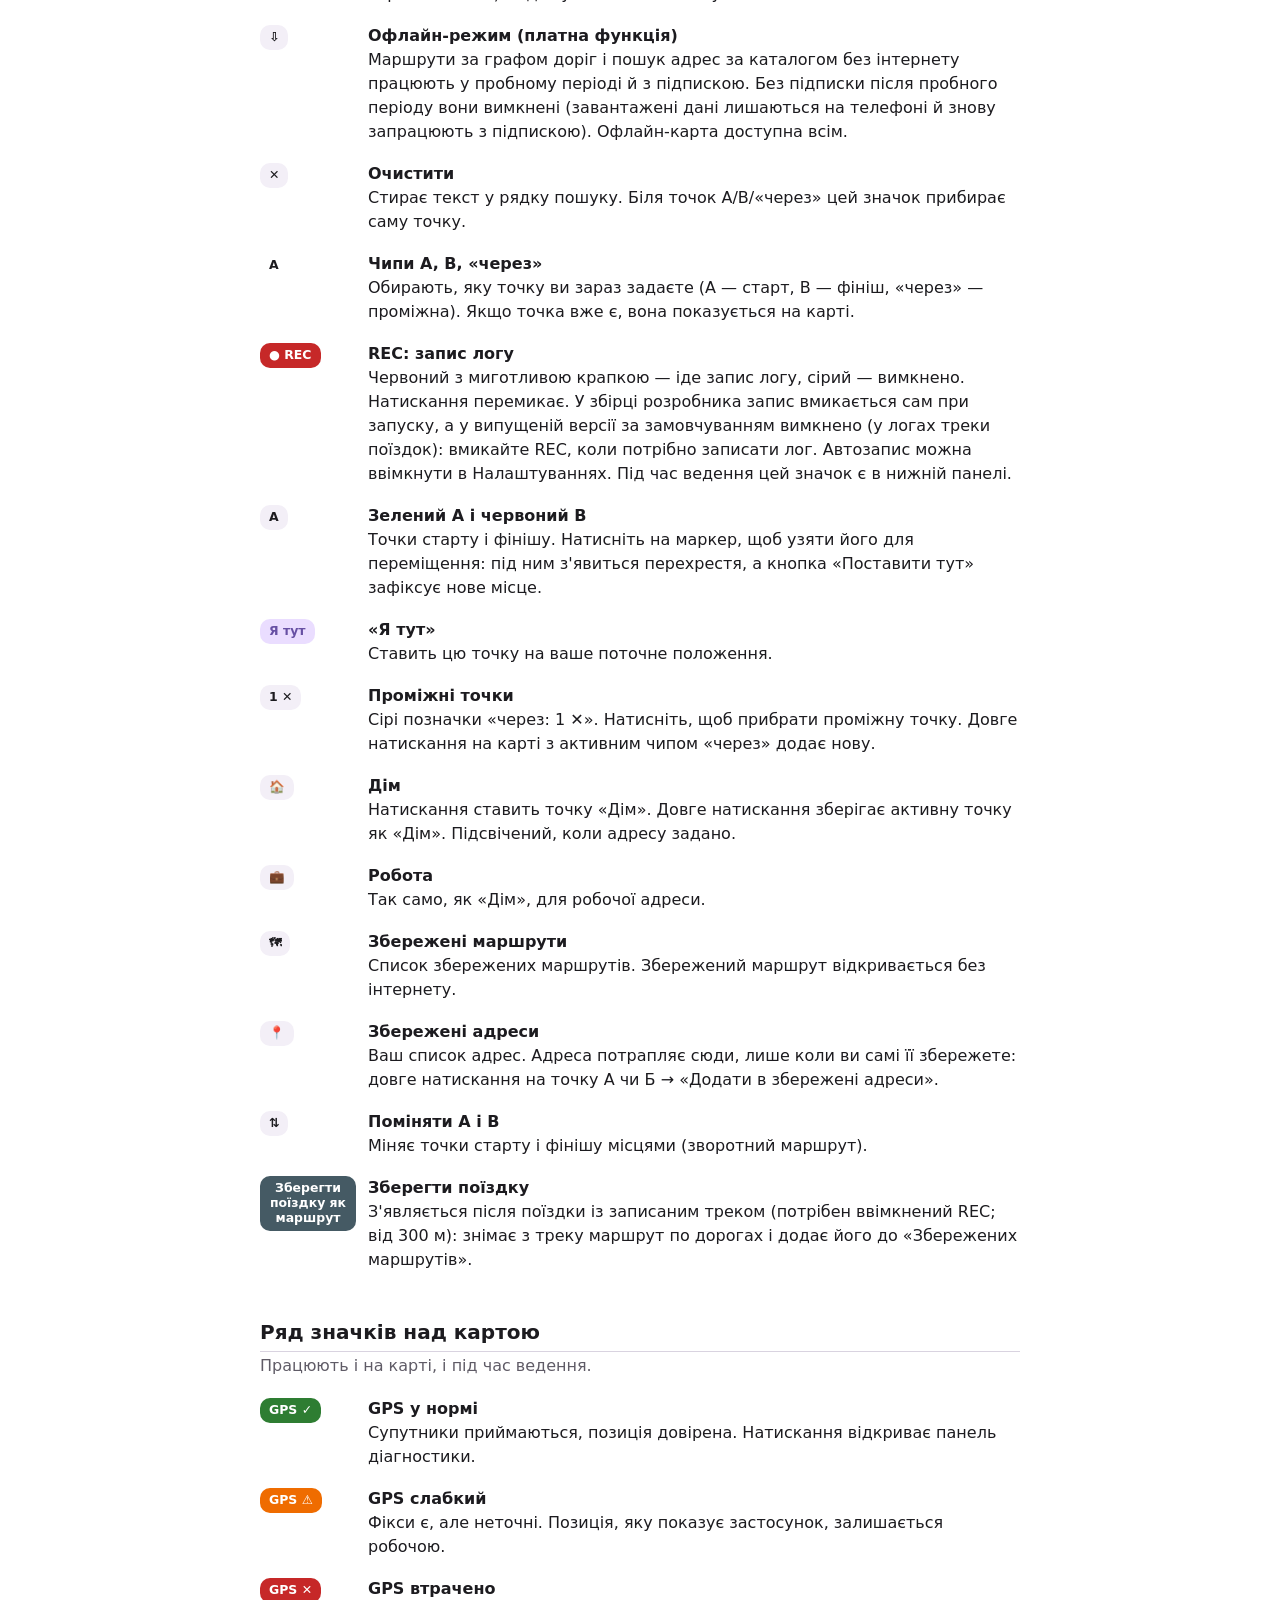
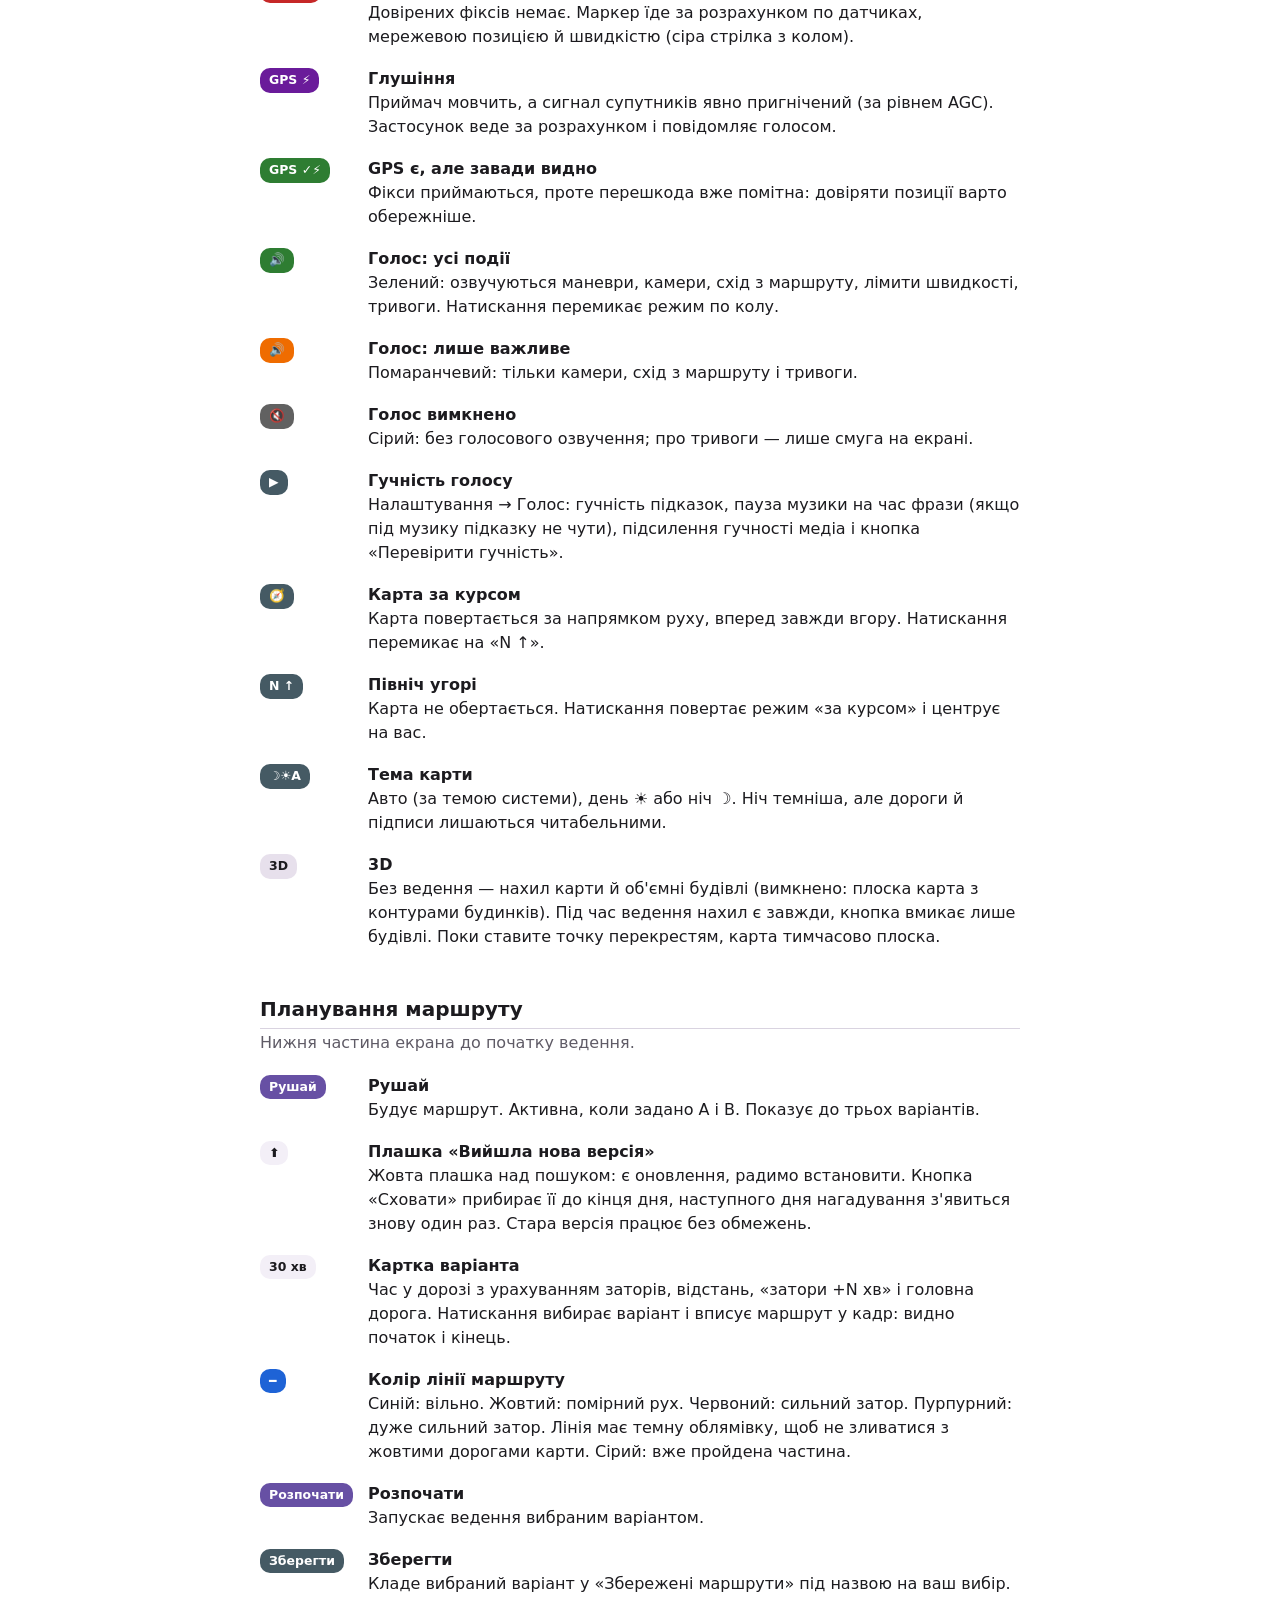
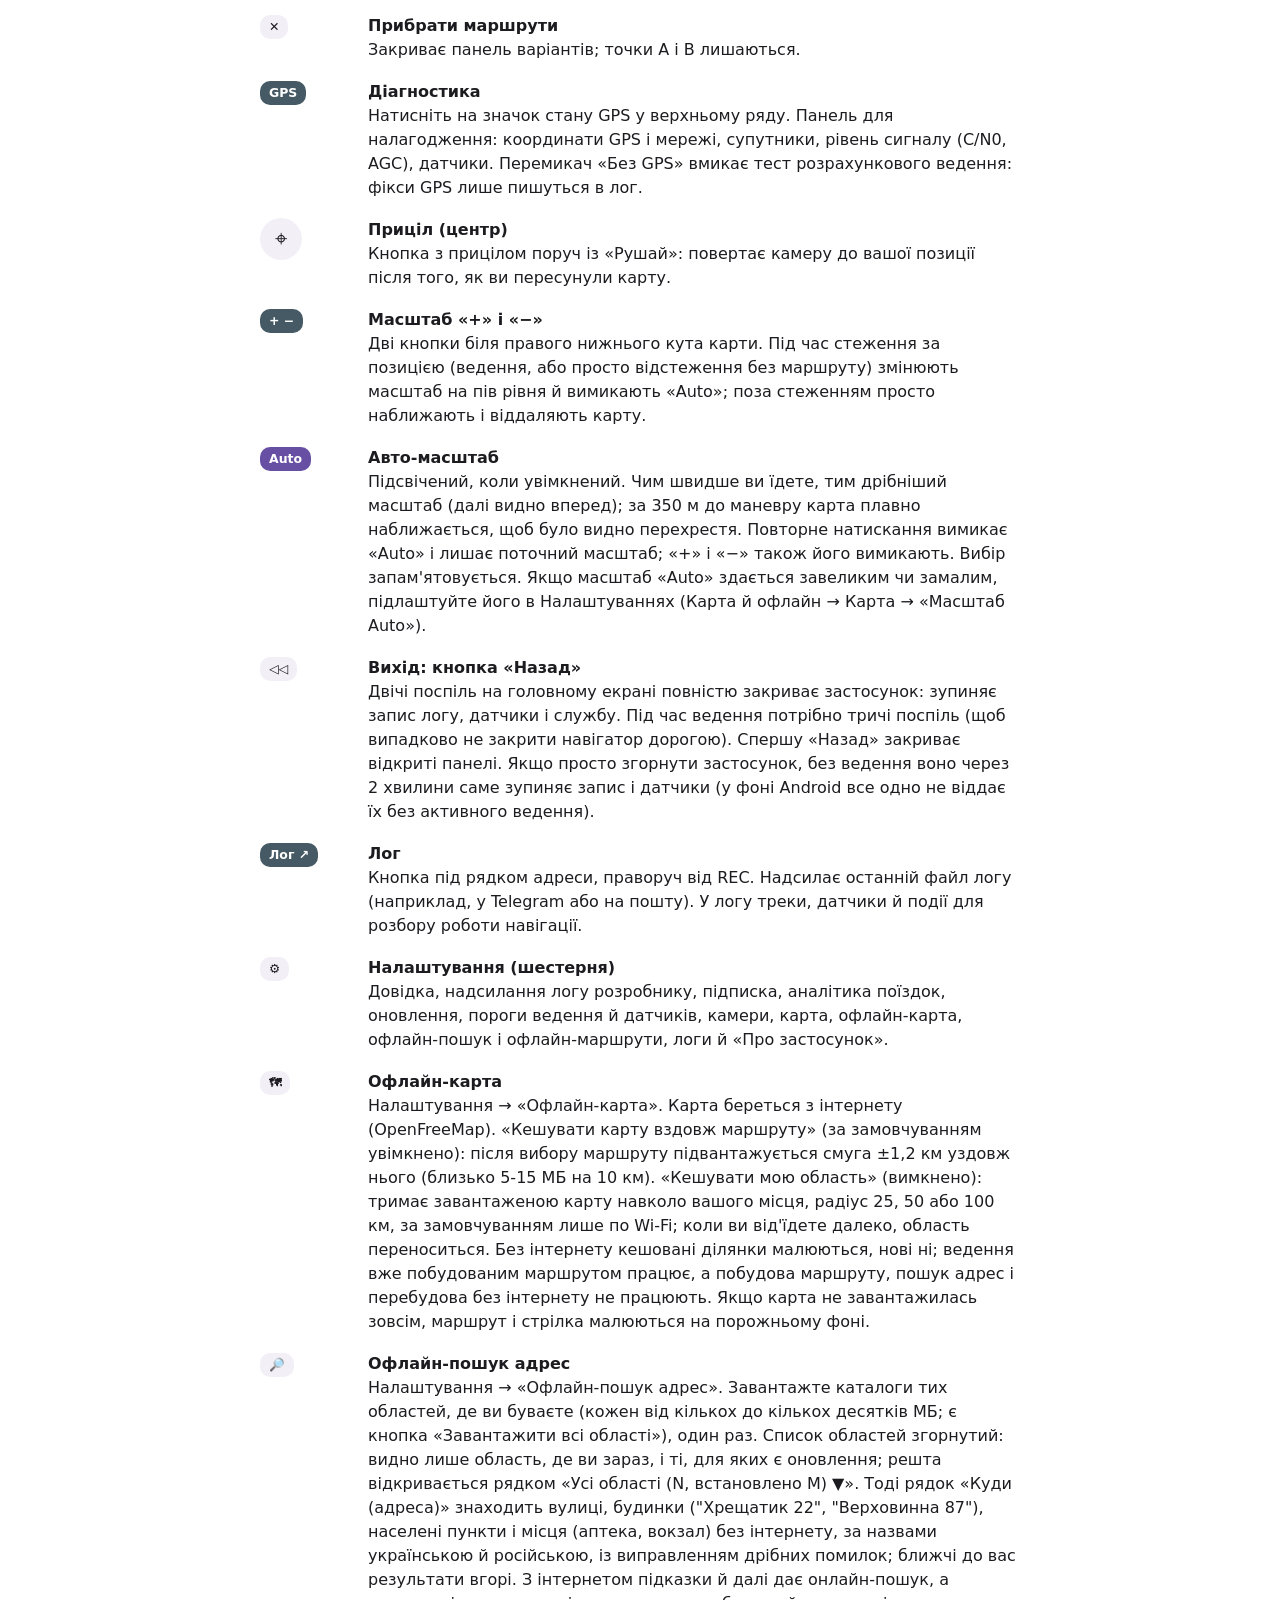
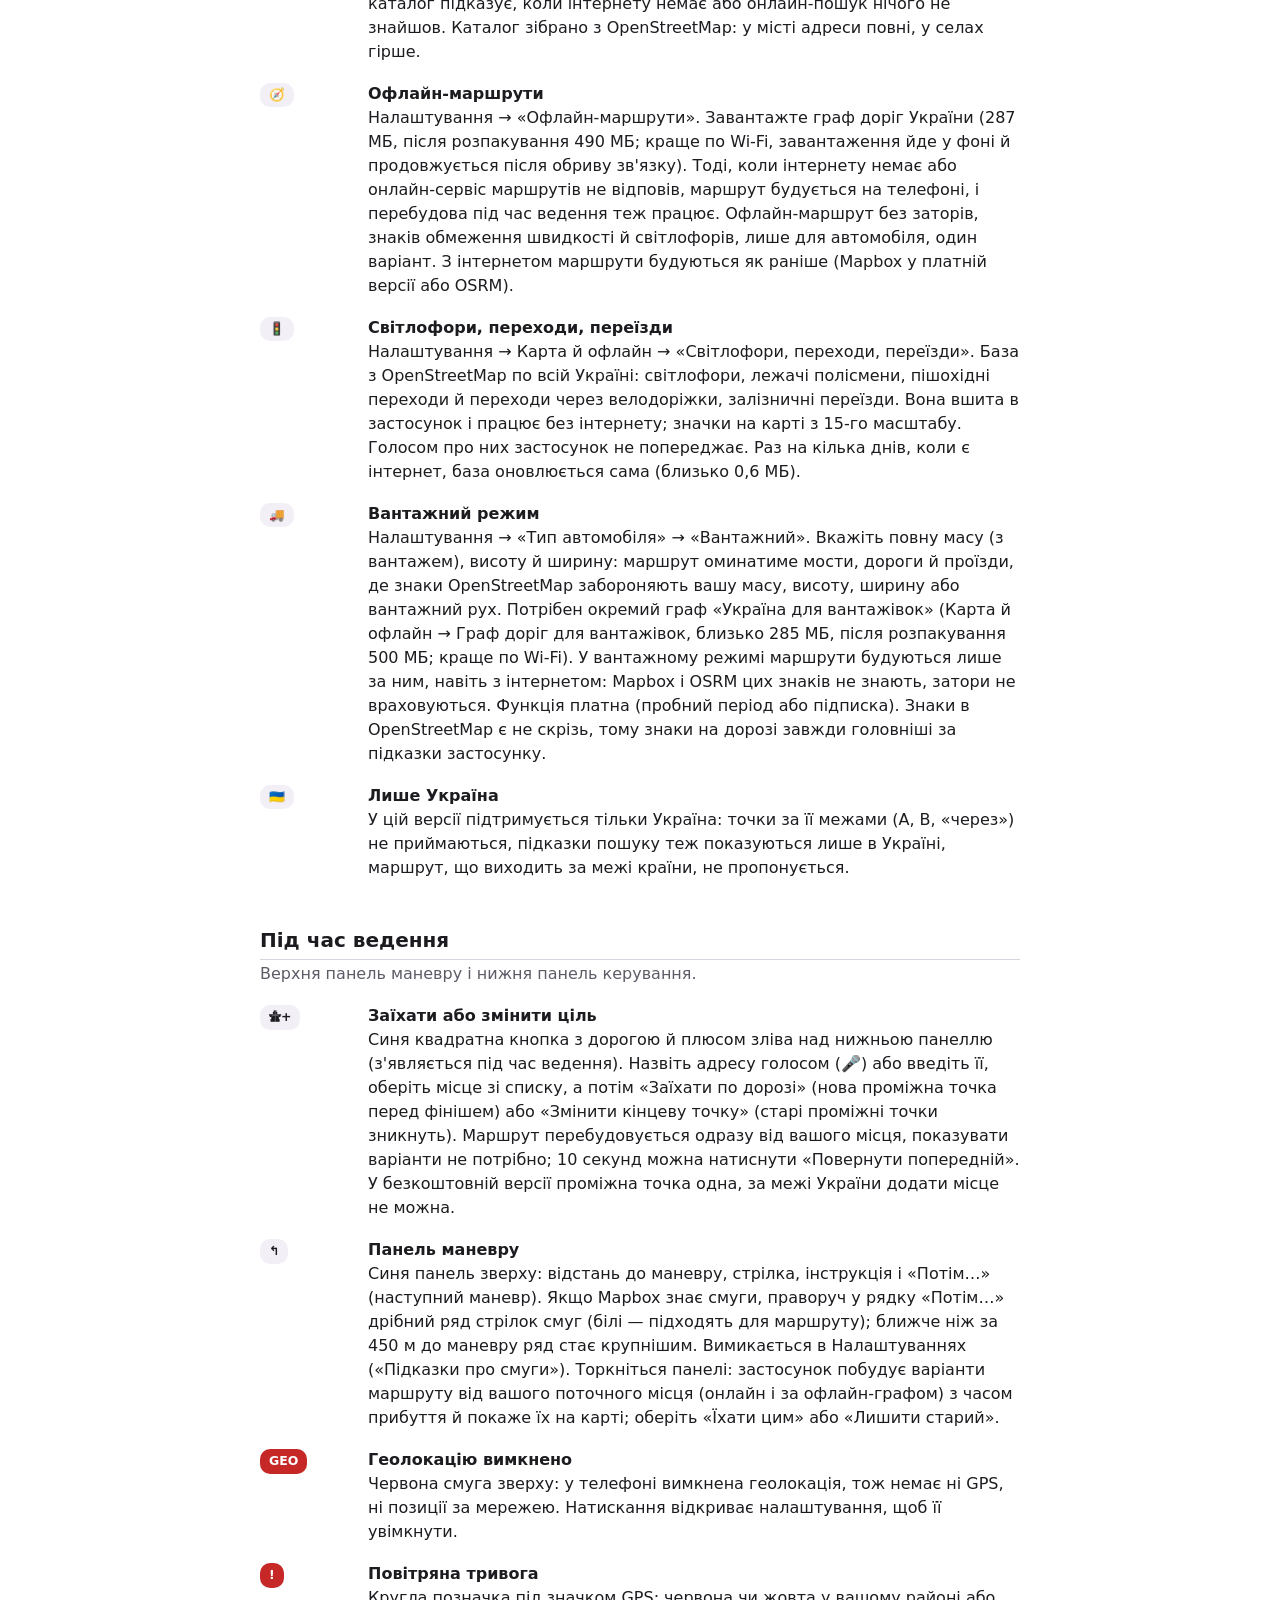
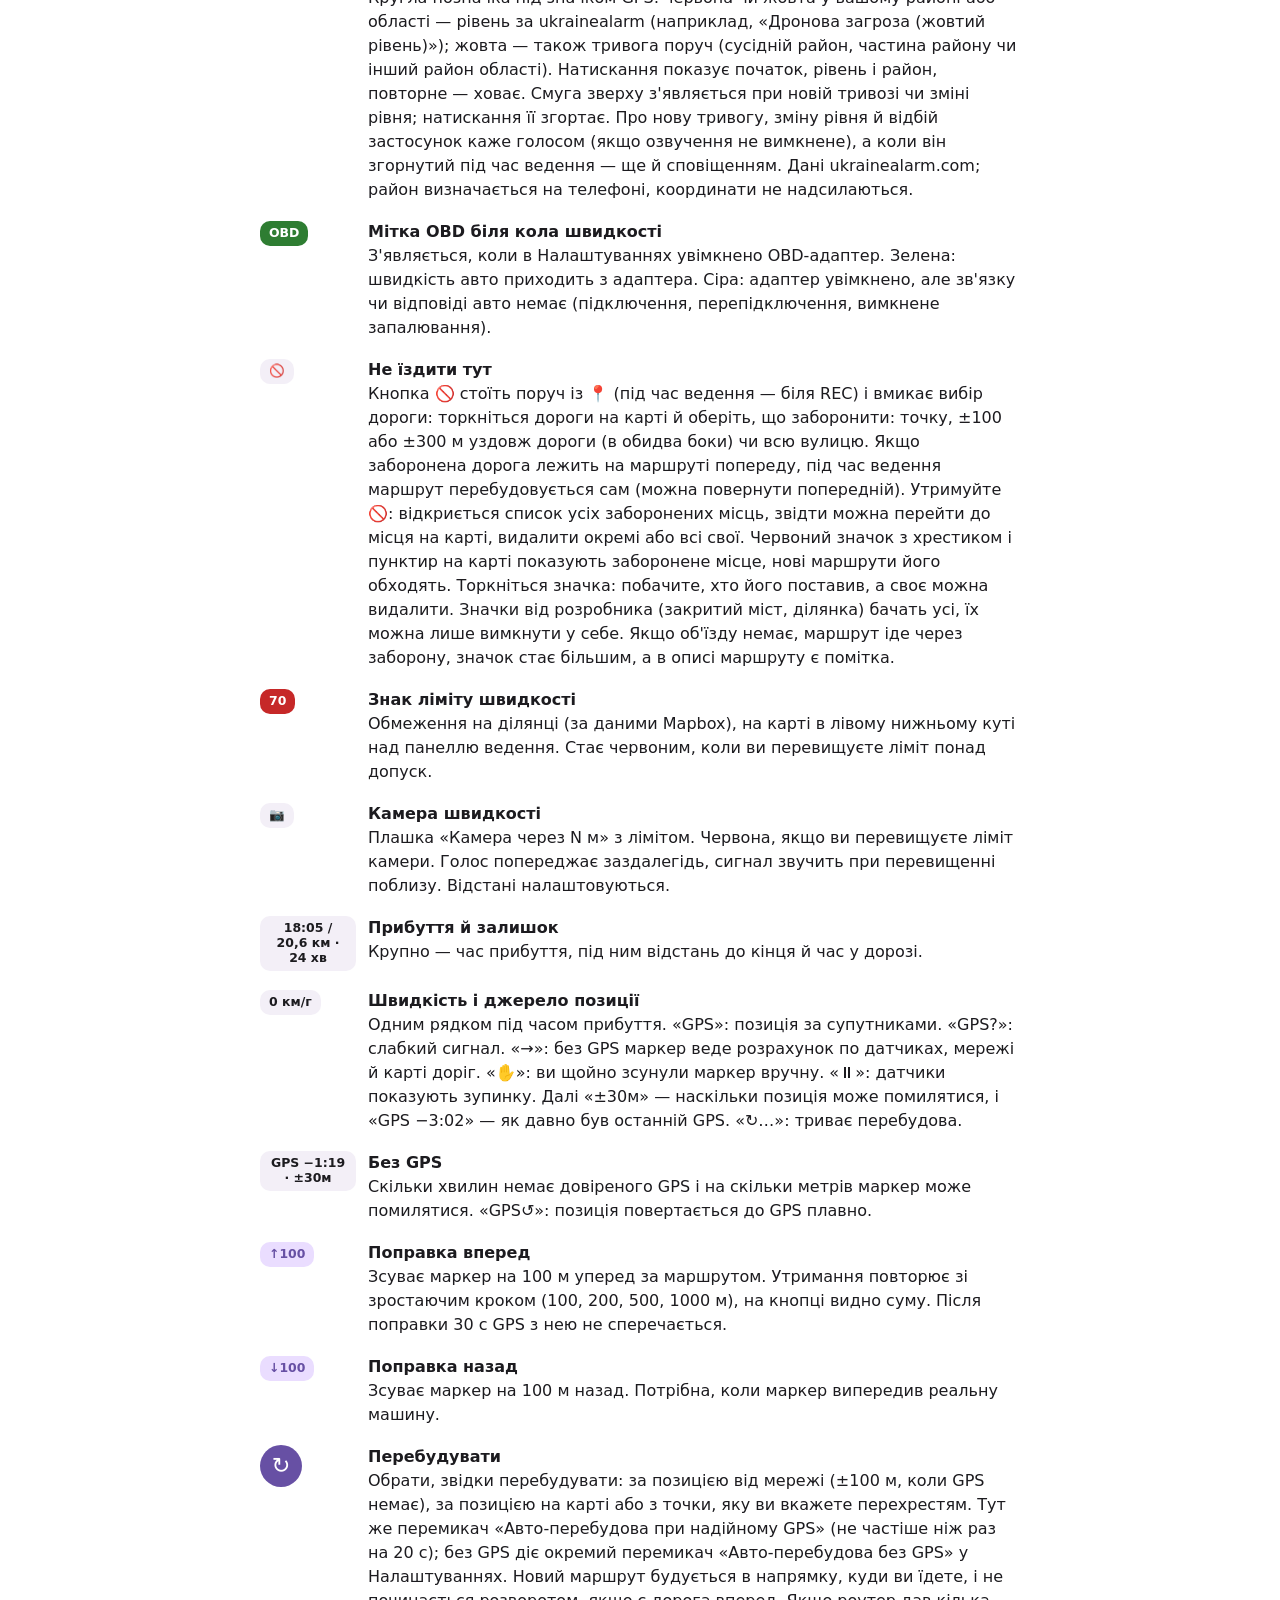
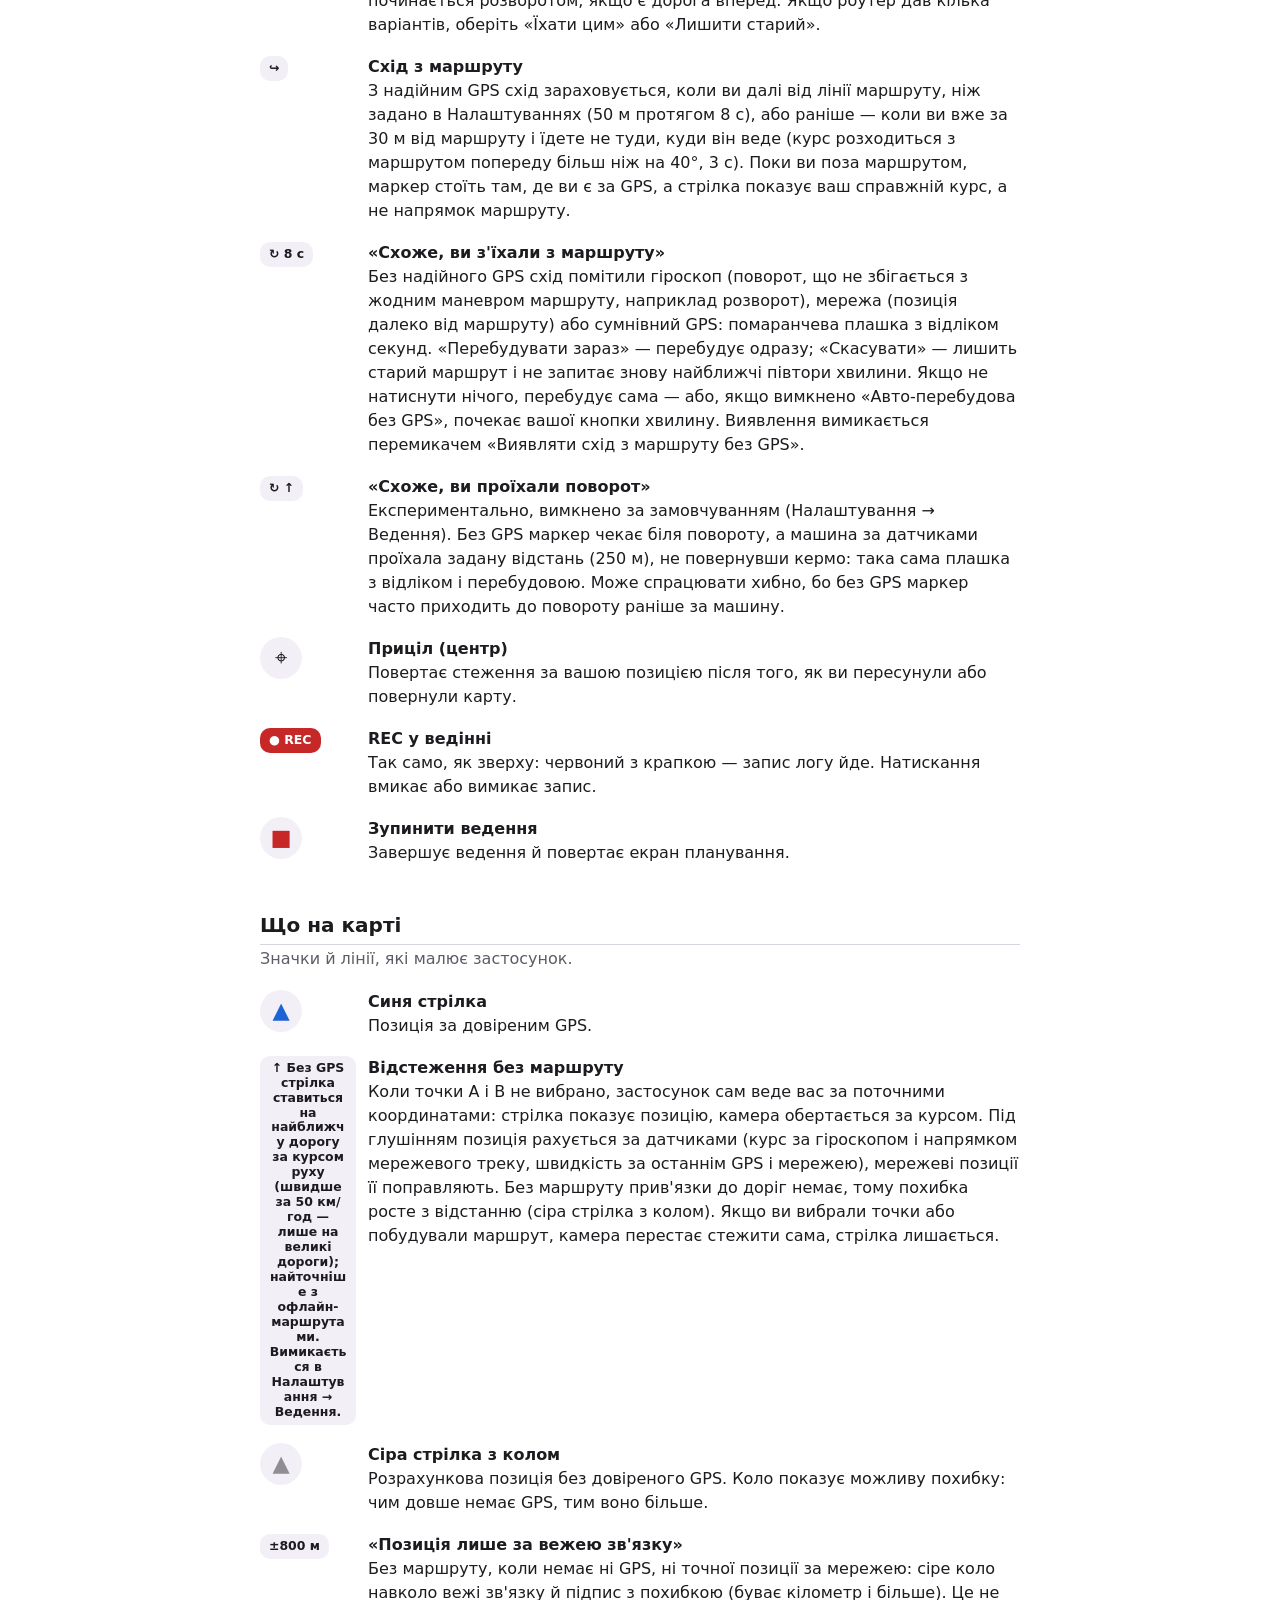
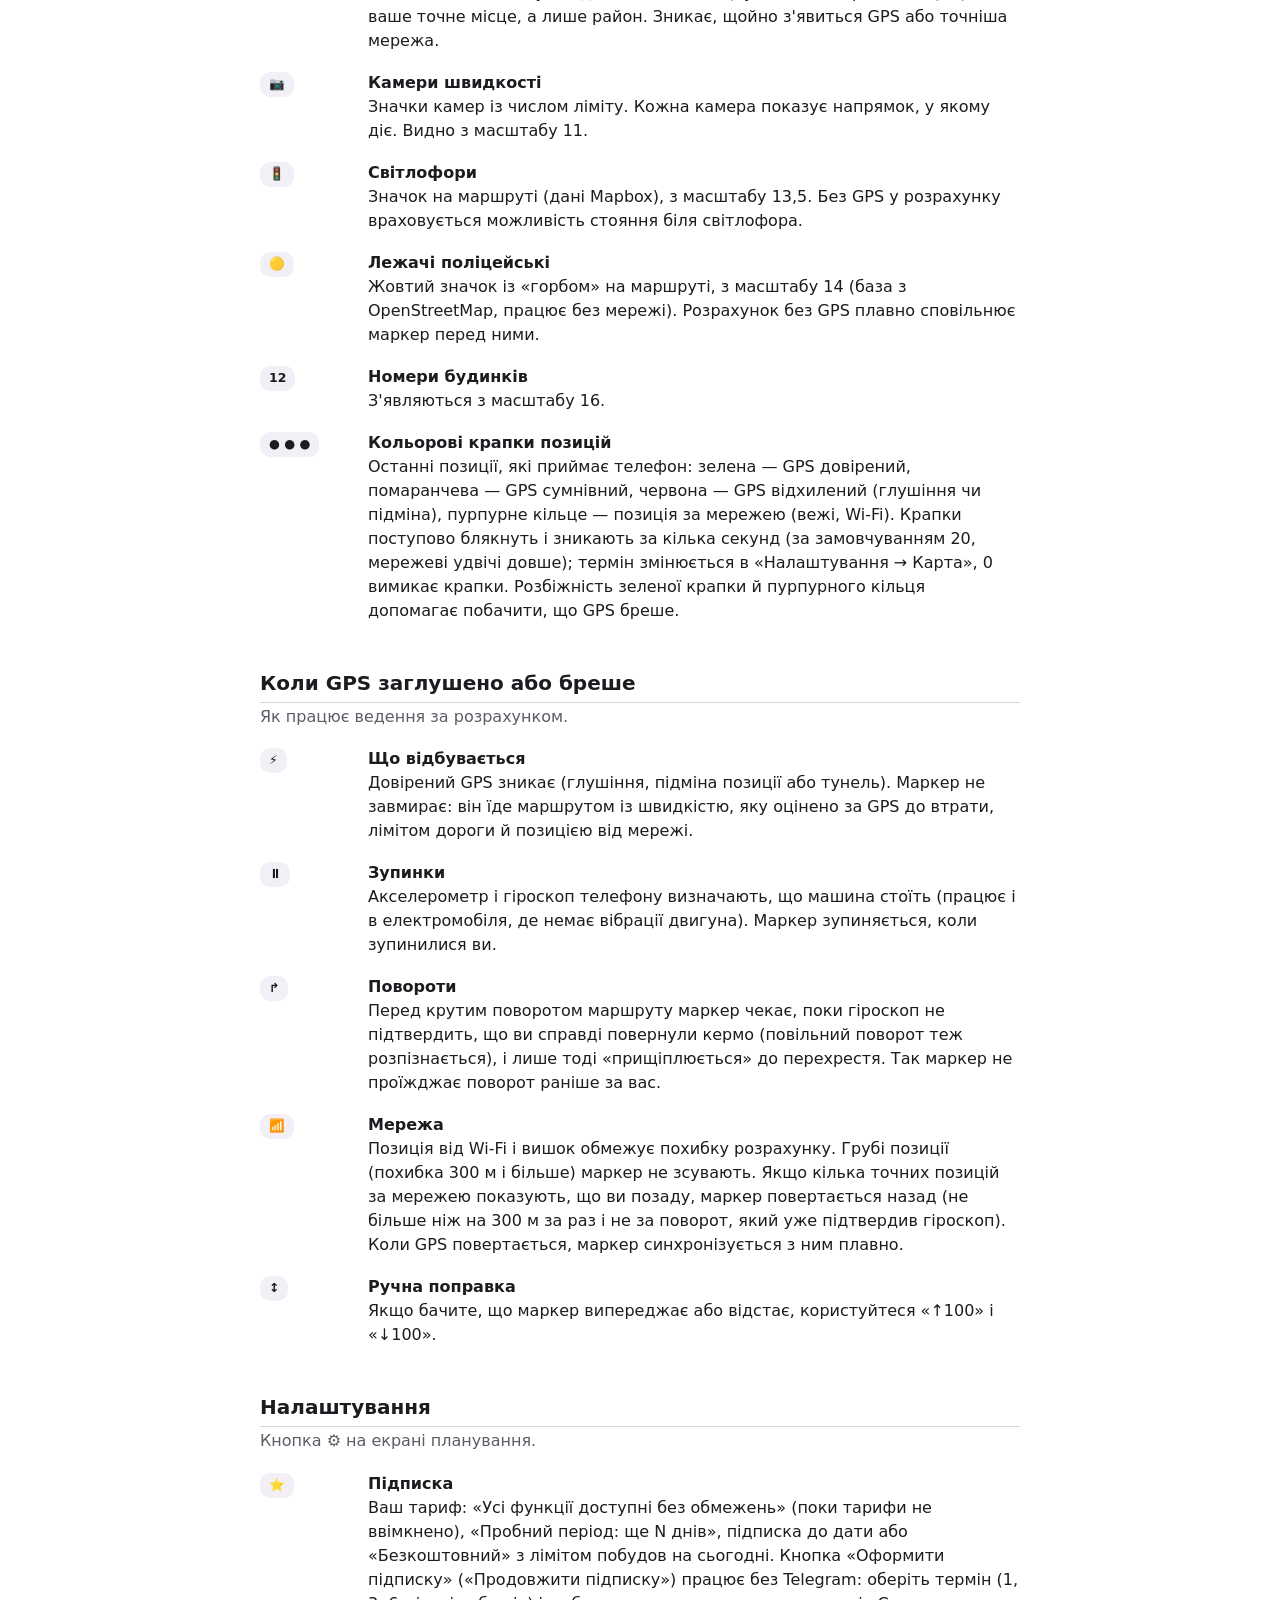
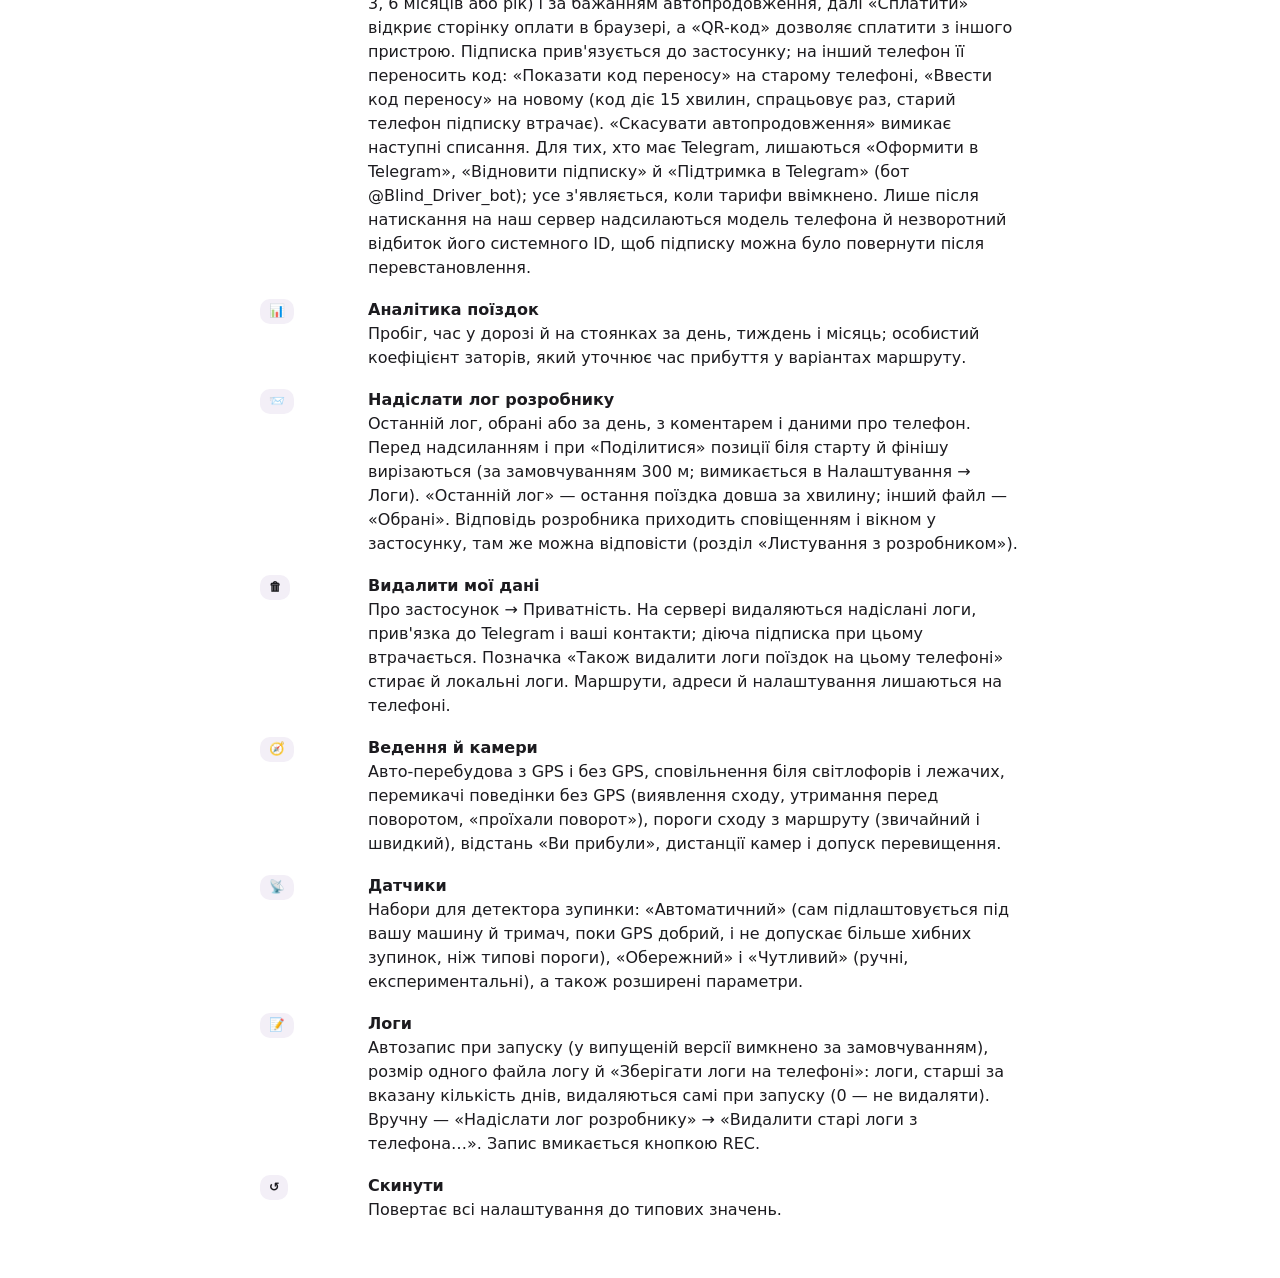
<file: docs/help.html>
<!DOCTYPE html>
<html lang="uk">
<head>
<meta charset="utf-8">
<meta name="viewport" content="width=device-width, initial-scale=1">
<title>BlindDriver: довідка</title>
<style>
:root{color-scheme:light dark;--bg:#fff;--fg:#1c1b1f;--muted:#5f5b66;--card:#f3eff7;--line:#d9d3e0}
@media (prefers-color-scheme:dark){:root{--bg:#141218;--fg:#e6e0e9;--muted:#b5adbd;--card:#211f26;--line:#3a3642}}
body{margin:0;background:var(--bg);color:var(--fg);font:16px/1.5 system-ui,-apple-system,"Segoe UI",Roboto,sans-serif}
main{max-width:760px;margin:0 auto;padding:16px 16px 48px}
h1{font-size:1.7rem;margin:.6em 0 .1em}h2{font-size:1.25rem;margin:1.8em 0 .1em;border-bottom:1px solid var(--line);padding-bottom:.2em}
.intro,.ver{color:var(--muted);margin:.1em 0 .6em}
.note{background:var(--card);border-radius:12px;padding:12px 14px;margin:14px 0}
.item{display:flex;gap:12px;padding:9px 0;align-items:flex-start}
.ico{flex:0 0 96px}.txt{flex:1;min-width:0}.txt b{display:block}
.chip{display:inline-block;padding:5px 9px;border-radius:10px;font-size:.78rem;line-height:1.2;text-align:center;font-weight:600;max-width:92px;overflow-wrap:anywhere}
.glyph{background:var(--card);color:var(--fg)}
.round{display:inline-flex;width:42px;height:42px;border-radius:50%;background:var(--card);align-items:center;justify-content:center;font-size:1.4rem}
@media (max-width:480px){.ico{flex-basis:84px}}
</style>
</head>
<body>
<main>
<h1>BlindDriver: довідка</h1>
<p class="ver">Навігатор для України, який продовжує вести, коли GPS заглушено або підмінено. Версія 1.1.17.</p>
<div class="note">
<b>Встановлення й оновлення.</b> Скачайте <code>BlindDriver-1.1.17.apk</code> з розділу Releases і відкрийте його на телефоні. Android попросить дозволити встановлення з цього джерела; Google Play Захист може повідомити, що не перевіряв застосунок, а кнопка «Перевірити» надішле файл у Google на сканування (це ваш вибір).
Далі застосунок раз на добу сам перевіряє наявність нової версії й нагадує про неї раз на день; стара версія працює без обмежень.
</div>
<h2>Швидкий старт</h2>
<p class="intro">Три кроки від адреси до голосового ведення.</p>
<div class="item"><div class="ico"><span class="chip glyph">1 Якщо GPS підмінено й телефон «бачить» себе за кордоном (наприклад, у Лімі), точка A ставиться на останнє місце призначення або на Хрещатик. Натискання на карту згортає клавіатуру.</span></div><div class="txt"><b>Вкажіть, куди їхати</b>Після запуску курсор уже в рядку «Куди (адреса)», а точка A — «Моє місце» (ваша позиція за GPS чи мережею). Введіть адресу й оберіть підказку — маршрут побудується сам; стрілка ▾ праворуч у порожньому рядку (поруч із буфером обміну) розгортає 5 останніх місць призначення (довге натискання прибирає зі списку). Можна й довго натиснути на карті. Після приїзду й «Стоп» або нового запуску застосунку точки очищаються.</div></div>
<div class="item"><div class="ico"><span class="chip glyph">2</span></div><div class="txt"><b>Побудуйте маршрут</b>Натисніть «Рушай». Знизу з'являться варіанти з часом, відстанню і затором; натисніть на варіант, щоб побачити його на карті.</div></div>
<div class="item"><div class="ico"><span class="chip glyph">3</span></div><div class="txt"><b>Розпочніть ведення</b>Натисніть «Розпочати». Застосунок веде голосом українською і продовжує вести, навіть коли GPS заглушено або бреше.</div></div>
<h2>Пошук і точки маршруту</h2>
<p class="intro">Верхня частина екрана до початку ведення.</p>
<div class="item"><div class="ico"><span class="chip glyph">🔍</span></div><div class="txt"><b>Рядок «Куди (адреса)»</b>Підказка всередині змінюється залежно від активної точки: «Звідки», «Куди» або «Через». Підказки адрес з'являються під рядком.</div></div>
<div class="item"><div class="ico"><span class="chip glyph">📋</span></div><div class="txt"><b>Вставити координати</b>У порожньому рядку: бере з буфера обміну координати виду «50.45012 30.5234» (так їх копіює Uklon Driver довгим натисканням на адресу) і ставить активну точку.</div></div>
<div class="item"><div class="ico"><span class="chip glyph">((•))</span></div><div class="txt"><b>Передача позиції для Waze і карт (платна функція)</b>Кругла кнопка зі значком радіохвиль «((•))» під значком GPS (поруч зі значком тривоги; це не індикатор прийому GPS, а перемикач передачі): зелена — позиція віддається іншим застосункам, синя — увімкнено, але GPS у нормі, сіра — вимкнено. Коли справжнього GPS немає, Waze і карти отримують позицію BlindDriver. Потрібно один раз вибрати BlindDriver у «Параметри розробника → Застосунок для фіктивних місцезнаходжень» і дозволити «Показ поверх інших вікон»: тоді, коли BlindDriver згорнуто, поверх Waze показується маленька карта з маршрутом і кнопками ↑100, ↓100 і ↻; натискання на карту відкриває застосунок. Поки йде підміна, застосунок стежить за станом супутників: коли приймач знову використовує супутники без ознак глушіння, підміна на кілька секунд знімається, щоб перевірити справжній GPS (Waze на цей час бачить справжній GPS). Під глушінням таких пауз немає.</div></div>
<div class="item"><div class="ico"><span class="chip glyph">⇩</span></div><div class="txt"><b>Офлайн-режим (платна функція)</b>Маршрути за графом доріг і пошук адрес за каталогом без інтернету працюють у пробному періоді й з підпискою. Без підписки після пробного періоду вони вимкнені (завантажені дані лишаються на телефоні й знову запрацюють з підпискою). Офлайн-карта доступна всім.</div></div>
<div class="item"><div class="ico"><span class="chip glyph">✕</span></div><div class="txt"><b>Очистити</b>Стирає текст у рядку пошуку. Біля точок A/B/«через» цей значок прибирає саму точку.</div></div>
<div class="item"><div class="ico"><span class="chip" style="background:#FFFFFF;color:#1C1B1F">A</span></div><div class="txt"><b>Чипи A, B, «через»</b>Обирають, яку точку ви зараз задаєте (A — старт, B — фініш, «через» — проміжна). Якщо точка вже є, вона показується на карті.</div></div>
<div class="item"><div class="ico"><span class="chip" style="background:#C62828;color:#FFFFFF">● REC</span></div><div class="txt"><b>REC: запис логу</b>Червоний з миготливою крапкою — іде запис логу, сірий — вимкнено. Натискання перемикає. У збірці розробника запис вмикається сам при запуску, а у випущеній версії за замовчуванням вимкнено (у логах треки поїздок): вмикайте REC, коли потрібно записати лог. Автозапис можна ввімкнути в Налаштуваннях. Під час ведення цей значок є в нижній панелі.</div></div>
<div class="item"><div class="ico"><span class="chip glyph">A</span></div><div class="txt"><b>Зелений A і червоний B</b>Точки старту і фінішу. Натисніть на маркер, щоб узяти його для переміщення: під ним з'явиться перехрестя, а кнопка «Поставити тут» зафіксує нове місце.</div></div>
<div class="item"><div class="ico"><span class="chip" style="background:#EADDFF;color:#6750A4">Я тут</span></div><div class="txt"><b>«Я тут»</b>Ставить цю точку на ваше поточне положення.</div></div>
<div class="item"><div class="ico"><span class="chip glyph">1 ✕</span></div><div class="txt"><b>Проміжні точки</b>Сірі позначки «через: 1 ✕». Натисніть, щоб прибрати проміжну точку. Довге натискання на карті з активним чипом «через» додає нову.</div></div>
<div class="item"><div class="ico"><span class="chip glyph">🏠</span></div><div class="txt"><b>Дім</b>Натискання ставить точку «Дім». Довге натискання зберігає активну точку як «Дім». Підсвічений, коли адресу задано.</div></div>
<div class="item"><div class="ico"><span class="chip glyph">💼</span></div><div class="txt"><b>Робота</b>Так само, як «Дім», для робочої адреси.</div></div>
<div class="item"><div class="ico"><span class="chip glyph">🗺</span></div><div class="txt"><b>Збережені маршрути</b>Список збережених маршрутів. Збережений маршрут відкривається без інтернету.</div></div>
<div class="item"><div class="ico"><span class="chip glyph">📍</span></div><div class="txt"><b>Збережені адреси</b>Ваш список адрес. Адреса потрапляє сюди, лише коли ви самі її збережете: довге натискання на точку A чи Б → «Додати в збережені адреси».</div></div>
<div class="item"><div class="ico"><span class="chip glyph">⇅</span></div><div class="txt"><b>Поміняти A і B</b>Міняє точки старту і фінішу місцями (зворотний маршрут).</div></div>
<div class="item"><div class="ico"><span class="chip" style="background:#455A64;color:#FFFFFF">Зберегти поїздку як маршрут</span></div><div class="txt"><b>Зберегти поїздку</b>З'являється після поїздки із записаним треком (потрібен ввімкнений REC; від 300 м): знімає з треку маршрут по дорогах і додає його до «Збережених маршрутів».</div></div>
<h2>Ряд значків над картою</h2>
<p class="intro">Працюють і на карті, і під час ведення.</p>
<div class="item"><div class="ico"><span class="chip" style="background:#2E7D32;color:#FFFFFF">GPS ✓</span></div><div class="txt"><b>GPS у нормі</b>Супутники приймаються, позиція довірена. Натискання відкриває панель діагностики.</div></div>
<div class="item"><div class="ico"><span class="chip" style="background:#EF6C00;color:#FFFFFF">GPS ⚠</span></div><div class="txt"><b>GPS слабкий</b>Фікси є, але неточні. Позиція, яку показує застосунок, залишається робочою.</div></div>
<div class="item"><div class="ico"><span class="chip" style="background:#C62828;color:#FFFFFF">GPS ✕</span></div><div class="txt"><b>GPS втрачено</b>Довірених фіксів немає. Маркер їде за розрахунком по датчиках, мережевою позицією й швидкістю (сіра стрілка з колом).</div></div>
<div class="item"><div class="ico"><span class="chip" style="background:#6A1B9A;color:#FFFFFF">GPS ⚡</span></div><div class="txt"><b>Глушіння</b>Приймач мовчить, а сигнал супутників явно пригнічений (за рівнем AGC). Застосунок веде за розрахунком і повідомляє голосом.</div></div>
<div class="item"><div class="ico"><span class="chip" style="background:#2E7D32;color:#FFFFFF">GPS ✓⚡</span></div><div class="txt"><b>GPS є, але завади видно</b>Фікси приймаються, проте перешкода вже помітна: довіряти позиції варто обережніше.</div></div>
<div class="item"><div class="ico"><span class="chip" style="background:#2E7D32;color:#FFFFFF">🔊</span></div><div class="txt"><b>Голос: усі події</b>Зелений: озвучуються маневри, камери, схід з маршруту, лімити швидкості, тривоги. Натискання перемикає режим по колу.</div></div>
<div class="item"><div class="ico"><span class="chip" style="background:#EF6C00;color:#FFFFFF">🔊</span></div><div class="txt"><b>Голос: лише важливе</b>Помаранчевий: тільки камери, схід з маршруту і тривоги.</div></div>
<div class="item"><div class="ico"><span class="chip" style="background:#616161;color:#FFFFFF">🔇</span></div><div class="txt"><b>Голос вимкнено</b>Сірий: без голосового озвучення; про тривоги — лише смуга на екрані.</div></div>
<div class="item"><div class="ico"><span class="chip" style="background:#455A64;color:#FFFFFF">▶</span></div><div class="txt"><b>Гучність голосу</b>Налаштування → Голос: гучність підказок, пауза музики на час фрази (якщо під музику підказку не чути), підсилення гучності медіа і кнопка «Перевірити гучність».</div></div>
<div class="item"><div class="ico"><span class="chip" style="background:#455A64;color:#FFFFFF">🧭</span></div><div class="txt"><b>Карта за курсом</b>Карта повертається за напрямком руху, вперед завжди вгору. Натискання перемикає на «N ↑».</div></div>
<div class="item"><div class="ico"><span class="chip" style="background:#455A64;color:#FFFFFF">N ↑</span></div><div class="txt"><b>Північ угорі</b>Карта не обертається. Натискання повертає режим «за курсом» і центрує на вас.</div></div>
<div class="item"><div class="ico"><span class="chip" style="background:#455A64;color:#FFFFFF">☽☀A</span></div><div class="txt"><b>Тема карти</b>Авто (за темою системи), день ☀ або ніч ☽. Ніч темніша, але дороги й підписи лишаються читабельними.</div></div>
<div class="item"><div class="ico"><span class="chip" style="background:#E7E0EC;color:#1C1B1F">3D</span></div><div class="txt"><b>3D</b>Без ведення — нахил карти й об'ємні будівлі (вимкнено: плоска карта з контурами будинків). Під час ведення нахил є завжди, кнопка вмикає лише будівлі. Поки ставите точку перекрестям, карта тимчасово плоска.</div></div>
<h2>Планування маршруту</h2>
<p class="intro">Нижня частина екрана до початку ведення.</p>
<div class="item"><div class="ico"><span class="chip" style="background:#6750A4;color:#FFFFFF">Рушай</span></div><div class="txt"><b>Рушай</b>Будує маршрут. Активна, коли задано A і B. Показує до трьох варіантів.</div></div>
<div class="item"><div class="ico"><span class="chip glyph">⬆</span></div><div class="txt"><b>Плашка «Вийшла нова версія»</b>Жовта плашка над пошуком: є оновлення, радимо встановити. Кнопка «Сховати» прибирає її до кінця дня, наступного дня нагадування з'явиться знову один раз. Стара версія працює без обмежень.</div></div>
<div class="item"><div class="ico"><span class="chip glyph">30 хв</span></div><div class="txt"><b>Картка варіанта</b>Час у дорозі з урахуванням заторів, відстань, «затори +N хв» і головна дорога. Натискання вибирає варіант і вписує маршрут у кадр: видно початок і кінець.</div></div>
<div class="item"><div class="ico"><span class="chip" style="background:#1E63D6;color:#FFFFFF">━</span></div><div class="txt"><b>Колір лінії маршруту</b>Синій: вільно. Жовтий: помірний рух. Червоний: сильний затор. Пурпурний: дуже сильний затор. Лінія має темну облямівку, щоб не зливатися з жовтими дорогами карти. Сірий: вже пройдена частина.</div></div>
<div class="item"><div class="ico"><span class="chip" style="background:#6750A4;color:#FFFFFF">Розпочати</span></div><div class="txt"><b>Розпочати</b>Запускає ведення вибраним варіантом.</div></div>
<div class="item"><div class="ico"><span class="chip" style="background:#455A64;color:#FFFFFF">Зберегти</span></div><div class="txt"><b>Зберегти</b>Кладе вибраний варіант у «Збережені маршрути» під назвою на ваш вибір.</div></div>
<div class="item"><div class="ico"><span class="chip glyph">✕</span></div><div class="txt"><b>Прибрати маршрути</b>Закриває панель варіантів; точки A і B лишаються.</div></div>
<div class="item"><div class="ico"><span class="chip" style="background:#455A64;color:#FFFFFF">GPS</span></div><div class="txt"><b>Діагностика</b>Натисніть на значок стану GPS у верхньому ряду. Панель для налагодження: координати GPS і мережі, супутники, рівень сигналу (C/N0, AGC), датчики. Перемикач «Без GPS» вмикає тест розрахункового ведення: фікси GPS лише пишуться в лог.</div></div>
<div class="item"><div class="ico"><span class="round">&#8982;</span></div><div class="txt"><b>Приціл (центр)</b>Кнопка з прицілом поруч із «Рушай»: повертає камеру до вашої позиції після того, як ви пересунули карту.</div></div>
<div class="item"><div class="ico"><span class="chip" style="background:#455A64;color:#FFFFFF">+ −</span></div><div class="txt"><b>Масштаб «+» і «−»</b>Дві кнопки біля правого нижнього кута карти. Під час стеження за позицією (ведення, або просто відстеження без маршруту) змінюють масштаб на пів рівня й вимикають «Auto»; поза стеженням просто наближають і віддаляють карту.</div></div>
<div class="item"><div class="ico"><span class="chip" style="background:#6750A4;color:#FFFFFF">Auto</span></div><div class="txt"><b>Авто-масштаб</b>Підсвічений, коли увімкнений. Чим швидше ви їдете, тим дрібніший масштаб (далі видно вперед); за 350 м до маневру карта плавно наближається, щоб було видно перехрестя. Повторне натискання вимикає «Auto» і лишає поточний масштаб; «+» і «−» також його вимикають. Вибір запам'ятовується. Якщо масштаб «Auto» здається завеликим чи замалим, підлаштуйте його в Налаштуваннях (Карта й офлайн → Карта → «Масштаб Auto»).</div></div>
<div class="item"><div class="ico"><span class="chip glyph">◁◁</span></div><div class="txt"><b>Вихід: кнопка «Назад»</b>Двічі поспіль на головному екрані повністю закриває застосунок: зупиняє запис логу, датчики і службу. Під час ведення потрібно тричі поспіль (щоб випадково не закрити навігатор дорогою). Спершу «Назад» закриває відкриті панелі. Якщо просто згорнути застосунок, без ведення воно через 2 хвилини саме зупиняє запис і датчики (у фоні Android все одно не віддає їх без активного ведення).</div></div>
<div class="item"><div class="ico"><span class="chip" style="background:#455A64;color:#FFFFFF">Лог ↗</span></div><div class="txt"><b>Лог</b>Кнопка під рядком адреси, праворуч від REC. Надсилає останній файл логу (наприклад, у Telegram або на пошту). У логу треки, датчики й події для розбору роботи навігації.</div></div>
<div class="item"><div class="ico"><span class="chip glyph">⚙</span></div><div class="txt"><b>Налаштування (шестерня)</b>Довідка, надсилання логу розробнику, підписка, аналітика поїздок, оновлення, пороги ведення й датчиків, камери, карта, офлайн-карта, офлайн-пошук і офлайн-маршрути, логи й «Про застосунок».</div></div>
<div class="item"><div class="ico"><span class="chip glyph">🗺</span></div><div class="txt"><b>Офлайн-карта</b>Налаштування → «Офлайн-карта». Карта береться з інтернету (OpenFreeMap). «Кешувати карту вздовж маршруту» (за замовчуванням увімкнено): після вибору маршруту підвантажується смуга ±1,2 км уздовж нього (близько 5-15 МБ на 10 км). «Кешувати мою область» (вимкнено): тримає завантаженою карту навколо вашого місця, радіус 25, 50 або 100 км, за замовчуванням лише по Wi-Fi; коли ви від'їдете далеко, область переноситься. Без інтернету кешовані ділянки малюються, нові ні; ведення вже побудованим маршрутом працює, а побудова маршруту, пошук адрес і перебудова без інтернету не працюють. Якщо карта не завантажилась зовсім, маршрут і стрілка малюються на порожньому фоні.</div></div>
<div class="item"><div class="ico"><span class="chip glyph">🔎</span></div><div class="txt"><b>Офлайн-пошук адрес</b>Налаштування → «Офлайн-пошук адрес». Завантажте каталоги тих областей, де ви буваєте (кожен від кількох до кількох десятків МБ; є кнопка «Завантажити всі області»), один раз. Список областей згорнутий: видно лише область, де ви зараз, і ті, для яких є оновлення; решта відкривається рядком «Усі області (N, встановлено M) ▼». Тоді рядок «Куди (адреса)» знаходить вулиці, будинки (&quot;Хрещатик 22&quot;, &quot;Верховинна 87&quot;), населені пункти і місця (аптека, вокзал) без інтернету, за назвами українською й російською, із виправленням дрібних помилок; ближчі до вас результати вгорі. З інтернетом підказки й далі дає онлайн-пошук, а каталог підказує, коли інтернету немає або онлайн-пошук нічого не знайшов. Каталог зібрано з OpenStreetMap: у місті адреси повні, у селах гірше.</div></div>
<div class="item"><div class="ico"><span class="chip glyph">🧭</span></div><div class="txt"><b>Офлайн-маршрути</b>Налаштування → «Офлайн-маршрути». Завантажте граф доріг України (287 МБ, після розпакування 490 МБ; краще по Wi-Fi, завантаження йде у фоні й продовжується після обриву зв'язку). Тоді, коли інтернету немає або онлайн-сервіс маршрутів не відповів, маршрут будується на телефоні, і перебудова під час ведення теж працює. Офлайн-маршрут без заторів, знаків обмеження швидкості й світлофорів, лише для автомобіля, один варіант. З інтернетом маршрути будуються як раніше (Mapbox у платній версії або OSRM).</div></div>
<div class="item"><div class="ico"><span class="chip glyph">🚦</span></div><div class="txt"><b>Світлофори, переходи, переїзди</b>Налаштування → Карта й офлайн → «Світлофори, переходи, переїзди». База з OpenStreetMap по всій Україні: світлофори, лежачі полісмени, пішохідні переходи й переходи через велодоріжки, залізничні переїзди. Вона вшита в застосунок і працює без інтернету; значки на карті з 15-го масштабу. Голосом про них застосунок не попереджає. Раз на кілька днів, коли є інтернет, база оновлюється сама (близько 0,6 МБ).</div></div>
<div class="item"><div class="ico"><span class="chip glyph">🚚</span></div><div class="txt"><b>Вантажний режим</b>Налаштування → «Тип автомобіля» → «Вантажний». Вкажіть повну масу (з вантажем), висоту й ширину: маршрут оминатиме мости, дороги й проїзди, де знаки OpenStreetMap забороняють вашу масу, висоту, ширину або вантажний рух. Потрібен окремий граф «Україна для вантажівок» (Карта й офлайн → Граф доріг для вантажівок, близько 285 МБ, після розпакування 500 МБ; краще по Wi-Fi). У вантажному режимі маршрути будуються лише за ним, навіть з інтернетом: Mapbox і OSRM цих знаків не знають, затори не враховуються. Функція платна (пробний період або підписка). Знаки в OpenStreetMap є не скрізь, тому знаки на дорозі завжди головніші за підказки застосунку.</div></div>
<div class="item"><div class="ico"><span class="chip glyph">🇺🇦</span></div><div class="txt"><b>Лише Україна</b>У цій версії підтримується тільки Україна: точки за її межами (A, B, «через») не приймаються, підказки пошуку теж показуються лише в Україні, маршрут, що виходить за межі країни, не пропонується.</div></div>
<h2>Під час ведення</h2>
<p class="intro">Верхня панель маневру і нижня панель керування.</p>
<div class="item"><div class="ico"><span class="chip glyph">🛣+</span></div><div class="txt"><b>Заїхати або змінити ціль</b>Синя квадратна кнопка з дорогою й плюсом зліва над нижньою панеллю (з'являється під час ведення). Назвіть адресу голосом (🎤) або введіть її, оберіть місце зі списку, а потім «Заїхати по дорозі» (нова проміжна точка перед фінішем) або «Змінити кінцеву точку» (старі проміжні точки зникнуть). Маршрут перебудовується одразу від вашого місця, показувати варіанти не потрібно; 10 секунд можна натиснути «Повернути попередній». У безкоштовній версії проміжна точка одна, за межі України додати місце не можна.</div></div>
<div class="item"><div class="ico"><span class="chip glyph">↰</span></div><div class="txt"><b>Панель маневру</b>Синя панель зверху: відстань до маневру, стрілка, інструкція і «Потім…» (наступний маневр). Якщо Mapbox знає смуги, праворуч у рядку «Потім…» дрібний ряд стрілок смуг (білі — підходять для маршруту); ближче ніж за 450 м до маневру ряд стає крупнішим. Вимикається в Налаштуваннях («Підказки про смуги»). Торкніться панелі: застосунок побудує варіанти маршруту від вашого поточного місця (онлайн і за офлайн-графом) з часом прибуття й покаже їх на карті; оберіть «Їхати цим» або «Лишити старий».</div></div>
<div class="item"><div class="ico"><span class="chip" style="background:#C62828;color:#FFFFFF">GEO</span></div><div class="txt"><b>Геолокацію вимкнено</b>Червона смуга зверху: у телефоні вимкнена геолокація, тож немає ні GPS, ні позиції за мережею. Натискання відкриває налаштування, щоб її увімкнути.</div></div>
<div class="item"><div class="ico"><span class="chip" style="background:#C62828;color:#FFFFFF">!</span></div><div class="txt"><b>Повітряна тривога</b>Кругла позначка під значком GPS: червона чи жовта у вашому районі або області — рівень за ukrainealarm (наприклад, «Дронова загроза (жовтий рівень)»); жовта — також тривога поруч (сусідній район, частина району чи інший район області). Натискання показує початок, рівень і район, повторне — ховає. Смуга зверху з'являється при новій тривозі чи зміні рівня; натискання її згортає. Про нову тривогу, зміну рівня й відбій застосунок каже голосом (якщо озвучення не вимкнене), а коли він згорнутий під час ведення — ще й сповіщенням. Дані ukrainealarm.com; район визначається на телефоні, координати не надсилаються.</div></div>
<div class="item"><div class="ico"><span class="chip" style="background:#2E7D32;color:#FFFFFF">OBD</span></div><div class="txt"><b>Мітка OBD біля кола швидкості</b>З'являється, коли в Налаштуваннях увімкнено OBD-адаптер. Зелена: швидкість авто приходить з адаптера. Сіра: адаптер увімкнено, але зв'язку чи відповіді авто немає (підключення, перепідключення, вимкнене запалювання).</div></div>
<div class="item"><div class="ico"><span class="chip glyph">🚫</span></div><div class="txt"><b>Не їздити тут</b>Кнопка 🚫 стоїть поруч із 📍 (під час ведення — біля REC) і вмикає вибір дороги: торкніться дороги на карті й оберіть, що заборонити: точку, ±100 або ±300 м уздовж дороги (в обидва боки) чи всю вулицю. Якщо заборонена дорога лежить на маршруті попереду, під час ведення маршрут перебудовується сам (можна повернути попередній). Утримуйте 🚫: відкриється список усіх заборонених місць, звідти можна перейти до місця на карті, видалити окремі або всі свої. Червоний значок з хрестиком і пунктир на карті показують заборонене місце, нові маршрути його обходять. Торкніться значка: побачите, хто його поставив, а своє можна видалити. Значки від розробника (закритий міст, ділянка) бачать усі, їх можна лише вимкнути у себе. Якщо об'їзду немає, маршрут іде через заборону, значок стає більшим, а в описі маршруту є помітка.</div></div>
<div class="item"><div class="ico"><span class="chip" style="background:#C62828;color:#FFFFFF">70</span></div><div class="txt"><b>Знак ліміту швидкості</b>Обмеження на ділянці (за даними Mapbox), на карті в лівому нижньому куті над панеллю ведення. Стає червоним, коли ви перевищуєте ліміт понад допуск.</div></div>
<div class="item"><div class="ico"><span class="chip glyph">📷</span></div><div class="txt"><b>Камера швидкості</b>Плашка «Камера через N м» з лімітом. Червона, якщо ви перевищуєте ліміт камери. Голос попереджає заздалегідь, сигнал звучить при перевищенні поблизу. Відстані налаштовуються.</div></div>
<div class="item"><div class="ico"><span class="chip glyph">18:05 / 20,6 км · 24 хв</span></div><div class="txt"><b>Прибуття й залишок</b>Крупно — час прибуття, під ним відстань до кінця й час у дорозі.</div></div>
<div class="item"><div class="ico"><span class="chip glyph">0 км/г</span></div><div class="txt"><b>Швидкість і джерело позиції</b>Одним рядком під часом прибуття. «GPS»: позиція за супутниками. «GPS?»: слабкий сигнал. «→»: без GPS маркер веде розрахунок по датчиках, мережі й карті доріг. «✋»: ви щойно зсунули маркер вручну. «⏸»: датчики показують зупинку. Далі «±30м» — наскільки позиція може помилятися, і «GPS −3:02» — як давно був останній GPS. «↻…»: триває перебудова.</div></div>
<div class="item"><div class="ico"><span class="chip glyph">GPS −1:19 · ±30м</span></div><div class="txt"><b>Без GPS</b>Скільки хвилин немає довіреного GPS і на скільки метрів маркер може помилятися. «GPS↺»: позиція повертається до GPS плавно.</div></div>
<div class="item"><div class="ico"><span class="chip" style="background:#EADDFF;color:#6750A4">↑100</span></div><div class="txt"><b>Поправка вперед</b>Зсуває маркер на 100 м уперед за маршрутом. Утримання повторює зі зростаючим кроком (100, 200, 500, 1000 м), на кнопці видно суму. Після поправки 30 с GPS з нею не сперечається.</div></div>
<div class="item"><div class="ico"><span class="chip" style="background:#EADDFF;color:#6750A4">↓100</span></div><div class="txt"><b>Поправка назад</b>Зсуває маркер на 100 м назад. Потрібна, коли маркер випередив реальну машину.</div></div>
<div class="item"><div class="ico"><span class="round" style="background:#6750A4;color:#fff">&#8635;</span></div><div class="txt"><b>Перебудувати</b>Обрати, звідки перебудувати: за позицією від мережі (±100 м, коли GPS немає), за позицією на карті або з точки, яку ви вкажете перехрестям. Тут же перемикач «Авто-перебудова при надійному GPS» (не частіше ніж раз на 20 с); без GPS діє окремий перемикач «Авто-перебудова без GPS» у Налаштуваннях. Новий маршрут будується в напрямку, куди ви їдете, і не починається розворотом, якщо є дорога вперед. Якщо роутер дав кілька варіантів, оберіть «Їхати цим» або «Лишити старий».</div></div>
<div class="item"><div class="ico"><span class="chip glyph">↪</span></div><div class="txt"><b>Схід з маршруту</b>З надійним GPS схід зараховується, коли ви далі від лінії маршруту, ніж задано в Налаштуваннях (50 м протягом 8 с), або раніше — коли ви вже за 30 м від маршруту і їдете не туди, куди він веде (курс розходиться з маршрутом попереду більш ніж на 40°, 3 с). Поки ви поза маршрутом, маркер стоїть там, де ви є за GPS, а стрілка показує ваш справжній курс, а не напрямок маршруту.</div></div>
<div class="item"><div class="ico"><span class="chip glyph">↻ 8 с</span></div><div class="txt"><b>«Схоже, ви з'їхали з маршруту»</b>Без надійного GPS схід помітили гіроскоп (поворот, що не збігається з жодним маневром маршруту, наприклад розворот), мережа (позиція далеко від маршруту) або сумнівний GPS: помаранчева плашка з відліком секунд. «Перебудувати зараз» — перебудує одразу; «Скасувати» — лишить старий маршрут і не запитає знову найближчі півтори хвилини. Якщо не натиснути нічого, перебудує сама — або, якщо вимкнено «Авто-перебудова без GPS», почекає вашої кнопки хвилину. Виявлення вимикається перемикачем «Виявляти схід з маршруту без GPS».</div></div>
<div class="item"><div class="ico"><span class="chip glyph">↻ ↑</span></div><div class="txt"><b>«Схоже, ви проїхали поворот»</b>Експериментально, вимкнено за замовчуванням (Налаштування → Ведення). Без GPS маркер чекає біля повороту, а машина за датчиками проїхала задану відстань (250 м), не повернувши кермо: така сама плашка з відліком і перебудовою. Може спрацювати хибно, бо без GPS маркер часто приходить до повороту раніше за машину.</div></div>
<div class="item"><div class="ico"><span class="round">&#8982;</span></div><div class="txt"><b>Приціл (центр)</b>Повертає стеження за вашою позицією після того, як ви пересунули або повернули карту.</div></div>
<div class="item"><div class="ico"><span class="chip" style="background:#C62828;color:#FFFFFF">● REC</span></div><div class="txt"><b>REC у ведінні</b>Так само, як зверху: червоний з крапкою — запис логу йде. Натискання вмикає або вимикає запис.</div></div>
<div class="item"><div class="ico"><span class="round" style="color:#C62828">&#9632;</span></div><div class="txt"><b>Зупинити ведення</b>Завершує ведення й повертає екран планування.</div></div>
<h2>Що на карті</h2>
<p class="intro">Значки й лінії, які малює застосунок.</p>
<div class="item"><div class="ico"><span class="round" style="color:#1E63D6">&#9650;</span></div><div class="txt"><b>Синя стрілка</b>Позиція за довіреним GPS.</div></div>
<div class="item"><div class="ico"><span class="chip glyph">↑ Без GPS стрілка ставиться на найближчу дорогу за курсом руху (швидше за 50 км/год — лише на великі дороги); найточніше з офлайн-маршрутами. Вимикається в Налаштування → Ведення.</span></div><div class="txt"><b>Відстеження без маршруту</b>Коли точки A і B не вибрано, застосунок сам веде вас за поточними координатами: стрілка показує позицію, камера обертається за курсом. Під глушінням позиція рахується за датчиками (курс за гіроскопом і напрямком мережевого треку, швидкість за останнім GPS і мережею), мережеві позиції її поправляють. Без маршруту прив'язки до доріг немає, тому похибка росте з відстанню (сіра стрілка з колом). Якщо ви вибрали точки або побудували маршрут, камера перестає стежити сама, стрілка лишається.</div></div>
<div class="item"><div class="ico"><span class="round" style="color:#8E8E93">&#9650;</span></div><div class="txt"><b>Сіра стрілка з колом</b>Розрахункова позиція без довіреного GPS. Коло показує можливу похибку: чим довше немає GPS, тим воно більше.</div></div>
<div class="item"><div class="ico"><span class="chip glyph">±800 м</span></div><div class="txt"><b>«Позиція лише за вежею зв'язку»</b>Без маршруту, коли немає ні GPS, ні точної позиції за мережею: сіре коло навколо вежі зв'язку й підпис з похибкою (буває кілометр і більше). Це не ваше точне місце, а лише район. Зникає, щойно з'явиться GPS або точніша мережа.</div></div>
<div class="item"><div class="ico"><span class="chip glyph">📷</span></div><div class="txt"><b>Камери швидкості</b>Значки камер із числом ліміту. Кожна камера показує напрямок, у якому діє. Видно з масштабу 11.</div></div>
<div class="item"><div class="ico"><span class="chip glyph">🚦</span></div><div class="txt"><b>Світлофори</b>Значок на маршруті (дані Mapbox), з масштабу 13,5. Без GPS у розрахунку враховується можливість стояння біля світлофора.</div></div>
<div class="item"><div class="ico"><span class="chip glyph">🟡</span></div><div class="txt"><b>Лежачі поліцейські</b>Жовтий значок із «горбом» на маршруті, з масштабу 14 (база з OpenStreetMap, працює без мережі). Розрахунок без GPS плавно сповільнює маркер перед ними.</div></div>
<div class="item"><div class="ico"><span class="chip glyph">12</span></div><div class="txt"><b>Номери будинків</b>З'являються з масштабу 16.</div></div>
<div class="item"><div class="ico"><span class="chip glyph">● ● ●</span></div><div class="txt"><b>Кольорові крапки позицій</b>Останні позиції, які приймає телефон: зелена — GPS довірений, помаранчева — GPS сумнівний, червона — GPS відхилений (глушіння чи підміна), пурпурне кільце — позиція за мережею (вежі, Wi-Fi). Крапки поступово блякнуть і зникають за кілька секунд (за замовчуванням 20, мережеві удвічі довше); термін змінюється в «Налаштування → Карта», 0 вимикає крапки. Розбіжність зеленої крапки й пурпурного кільця допомагає побачити, що GPS бреше.</div></div>
<h2>Коли GPS заглушено або бреше</h2>
<p class="intro">Як працює ведення за розрахунком.</p>
<div class="item"><div class="ico"><span class="chip glyph">⚡</span></div><div class="txt"><b>Що відбувається</b>Довірений GPS зникає (глушіння, підміна позиції або тунель). Маркер не завмирає: він їде маршрутом із швидкістю, яку оцінено за GPS до втрати, лімітом дороги й позицією від мережі.</div></div>
<div class="item"><div class="ico"><span class="chip glyph">⏸</span></div><div class="txt"><b>Зупинки</b>Акселерометр і гіроскоп телефону визначають, що машина стоїть (працює і в електромобіля, де немає вібрації двигуна). Маркер зупиняється, коли зупинилися ви.</div></div>
<div class="item"><div class="ico"><span class="chip glyph">↱</span></div><div class="txt"><b>Повороти</b>Перед крутим поворотом маршруту маркер чекає, поки гіроскоп не підтвердить, що ви справді повернули кермо (повільний поворот теж розпізнається), і лише тоді «прищіплюється» до перехрестя. Так маркер не проїжджає поворот раніше за вас.</div></div>
<div class="item"><div class="ico"><span class="chip glyph">📶</span></div><div class="txt"><b>Мережа</b>Позиція від Wi-Fi і вишок обмежує похибку розрахунку. Грубі позиції (похибка 300 м і більше) маркер не зсувають. Якщо кілька точних позицій за мережею показують, що ви позаду, маркер повертається назад (не більше ніж на 300 м за раз і не за поворот, який уже підтвердив гіроскоп). Коли GPS повертається, маркер синхронізується з ним плавно.</div></div>
<div class="item"><div class="ico"><span class="chip glyph">↕</span></div><div class="txt"><b>Ручна поправка</b>Якщо бачите, що маркер випереджає або відстає, користуйтеся «↑100» і «↓100».</div></div>
<h2>Налаштування</h2>
<p class="intro">Кнопка ⚙ на екрані планування.</p>
<div class="item"><div class="ico"><span class="chip glyph">⭐</span></div><div class="txt"><b>Підписка</b>Ваш тариф: «Усі функції доступні без обмежень» (поки тарифи не ввімкнено), «Пробний період: ще N днів», підписка до дати або «Безкоштовний» з лімітом побудов на сьогодні. Кнопка «Оформити підписку» («Продовжити підписку») працює без Telegram: оберіть термін (1, 3, 6 місяців або рік) і за бажанням автопродовження, далі «Сплатити» відкриє сторінку оплати в браузері, а «QR-код» дозволяє сплатити з іншого пристрою. Підписка прив'язується до застосунку; на інший телефон її переносить код: «Показати код переносу» на старому телефоні, «Ввести код переносу» на новому (код діє 15 хвилин, спрацьовує раз, старий телефон підписку втрачає). «Скасувати автопродовження» вимикає наступні списання. Для тих, хто має Telegram, лишаються «Оформити в Telegram», «Відновити підписку» й «Підтримка в Telegram» (бот @Blind_Driver_bot); усе з'являється, коли тарифи ввімкнено. Лише після натискання на наш сервер надсилаються модель телефона й незворотний відбиток його системного ID, щоб підписку можна було повернути після перевстановлення.</div></div>
<div class="item"><div class="ico"><span class="chip glyph">📊</span></div><div class="txt"><b>Аналітика поїздок</b>Пробіг, час у дорозі й на стоянках за день, тиждень і місяць; особистий коефіцієнт заторів, який уточнює час прибуття у варіантах маршруту.</div></div>
<div class="item"><div class="ico"><span class="chip glyph">📨</span></div><div class="txt"><b>Надіслати лог розробнику</b>Останній лог, обрані або за день, з коментарем і даними про телефон. Перед надсиланням і при «Поділитися» позиції біля старту й фінішу вирізаються (за замовчуванням 300 м; вимикається в Налаштування → Логи). «Останній лог» — остання поїздка довша за хвилину; інший файл — «Обрані». Відповідь розробника приходить сповіщенням і вікном у застосунку, там же можна відповісти (розділ «Листування з розробником»).</div></div>
<div class="item"><div class="ico"><span class="chip glyph">🗑</span></div><div class="txt"><b>Видалити мої дані</b>Про застосунок → Приватність. На сервері видаляються надіслані логи, прив'язка до Telegram і ваші контакти; діюча підписка при цьому втрачається. Позначка «Також видалити логи поїздок на цьому телефоні» стирає й локальні логи. Маршрути, адреси й налаштування лишаються на телефоні.</div></div>
<div class="item"><div class="ico"><span class="chip glyph">🧭</span></div><div class="txt"><b>Ведення й камери</b>Авто-перебудова з GPS і без GPS, сповільнення біля світлофорів і лежачих, перемикачі поведінки без GPS (виявлення сходу, утримання перед поворотом, «проїхали поворот»), пороги сходу з маршруту (звичайний і швидкий), відстань «Ви прибули», дистанції камер і допуск перевищення.</div></div>
<div class="item"><div class="ico"><span class="chip glyph">📡</span></div><div class="txt"><b>Датчики</b>Набори для детектора зупинки: «Автоматичний» (сам підлаштовується під вашу машину й тримач, поки GPS добрий, і не допускає більше хибних зупинок, ніж типові пороги), «Обережний» і «Чутливий» (ручні, експериментальні), а також розширені параметри.</div></div>
<div class="item"><div class="ico"><span class="chip glyph">📝</span></div><div class="txt"><b>Логи</b>Автозапис при запуску (у випущеній версії вимкнено за замовчуванням), розмір одного файла логу й «Зберігати логи на телефоні»: логи, старші за вказану кількість днів, видаляються самі при запуску (0 — не видаляти). Вручну — «Надіслати лог розробнику» → «Видалити старі логи з телефона…». Запис вмикається кнопкою REC.</div></div>
<div class="item"><div class="ico"><span class="chip glyph">↺</span></div><div class="txt"><b>Скинути</b>Повертає всі налаштування до типових значень.</div></div>
</main>
</body>
</html>
</file>
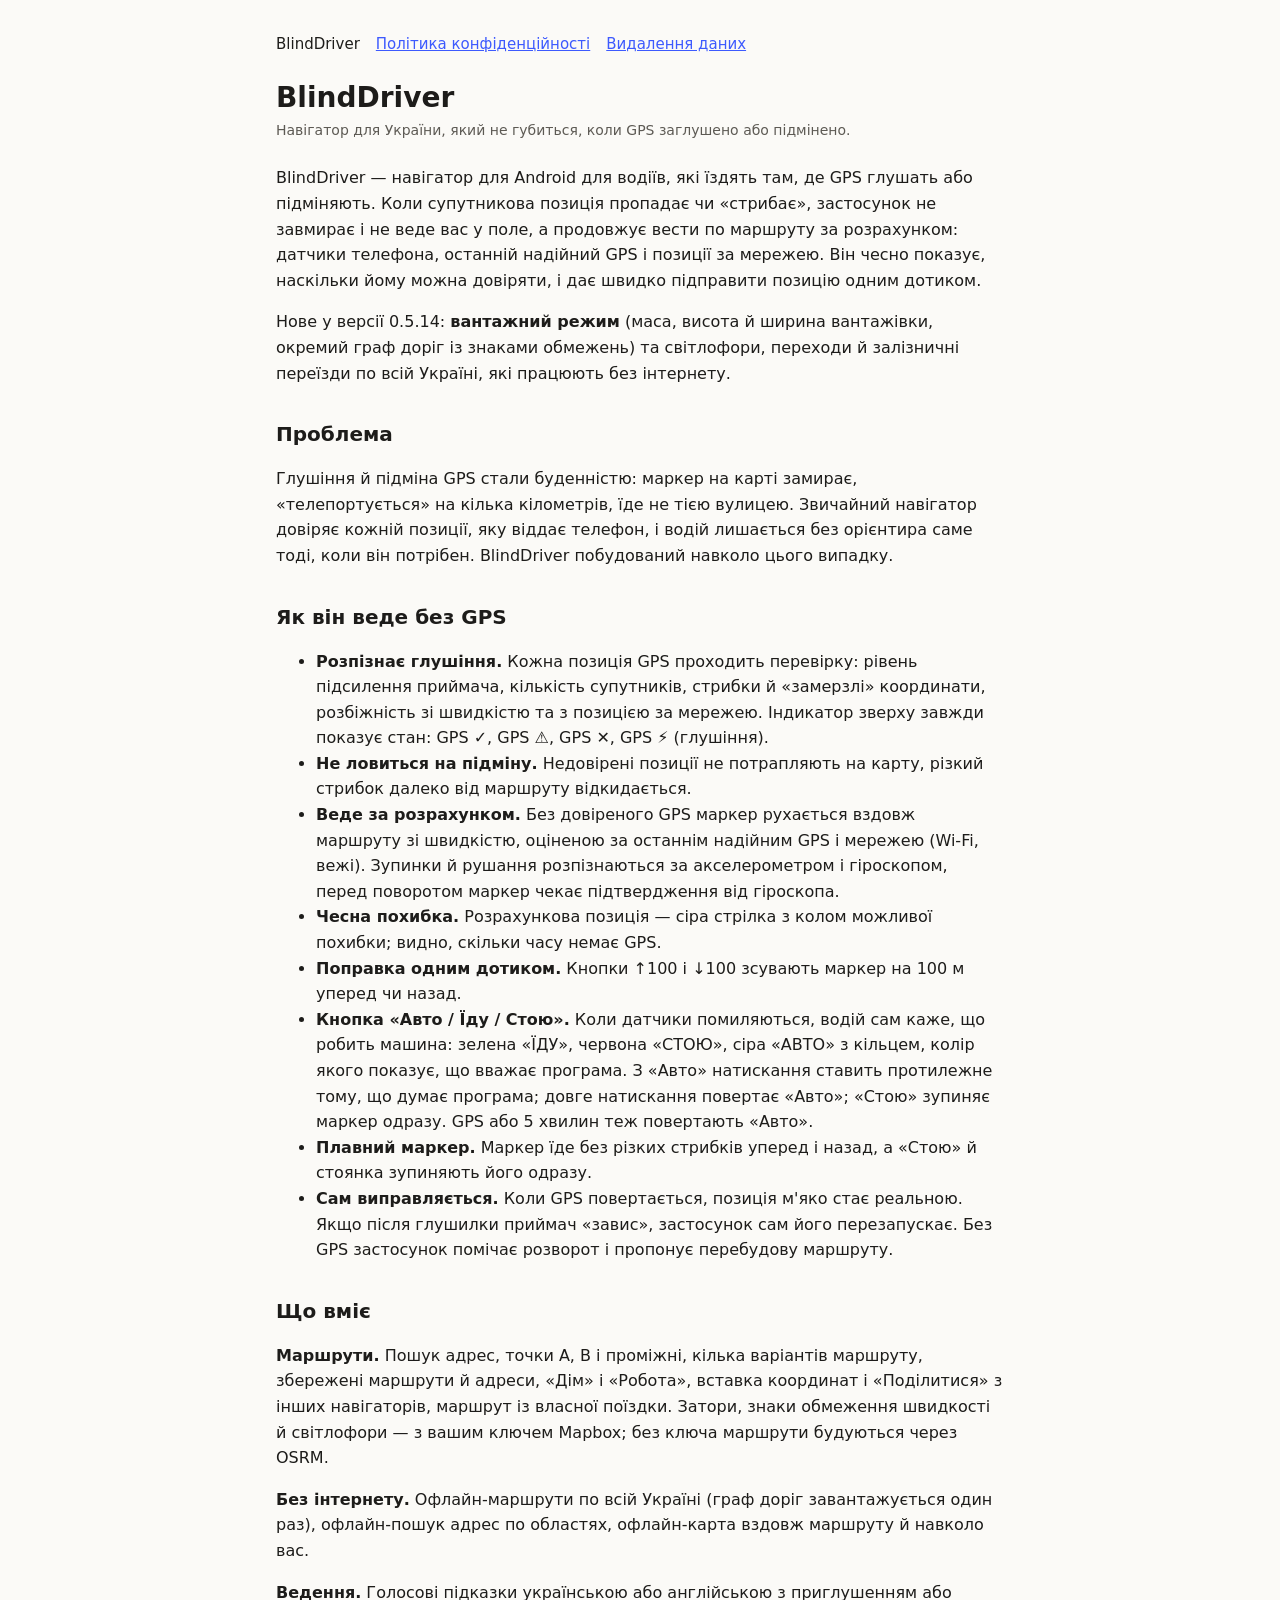
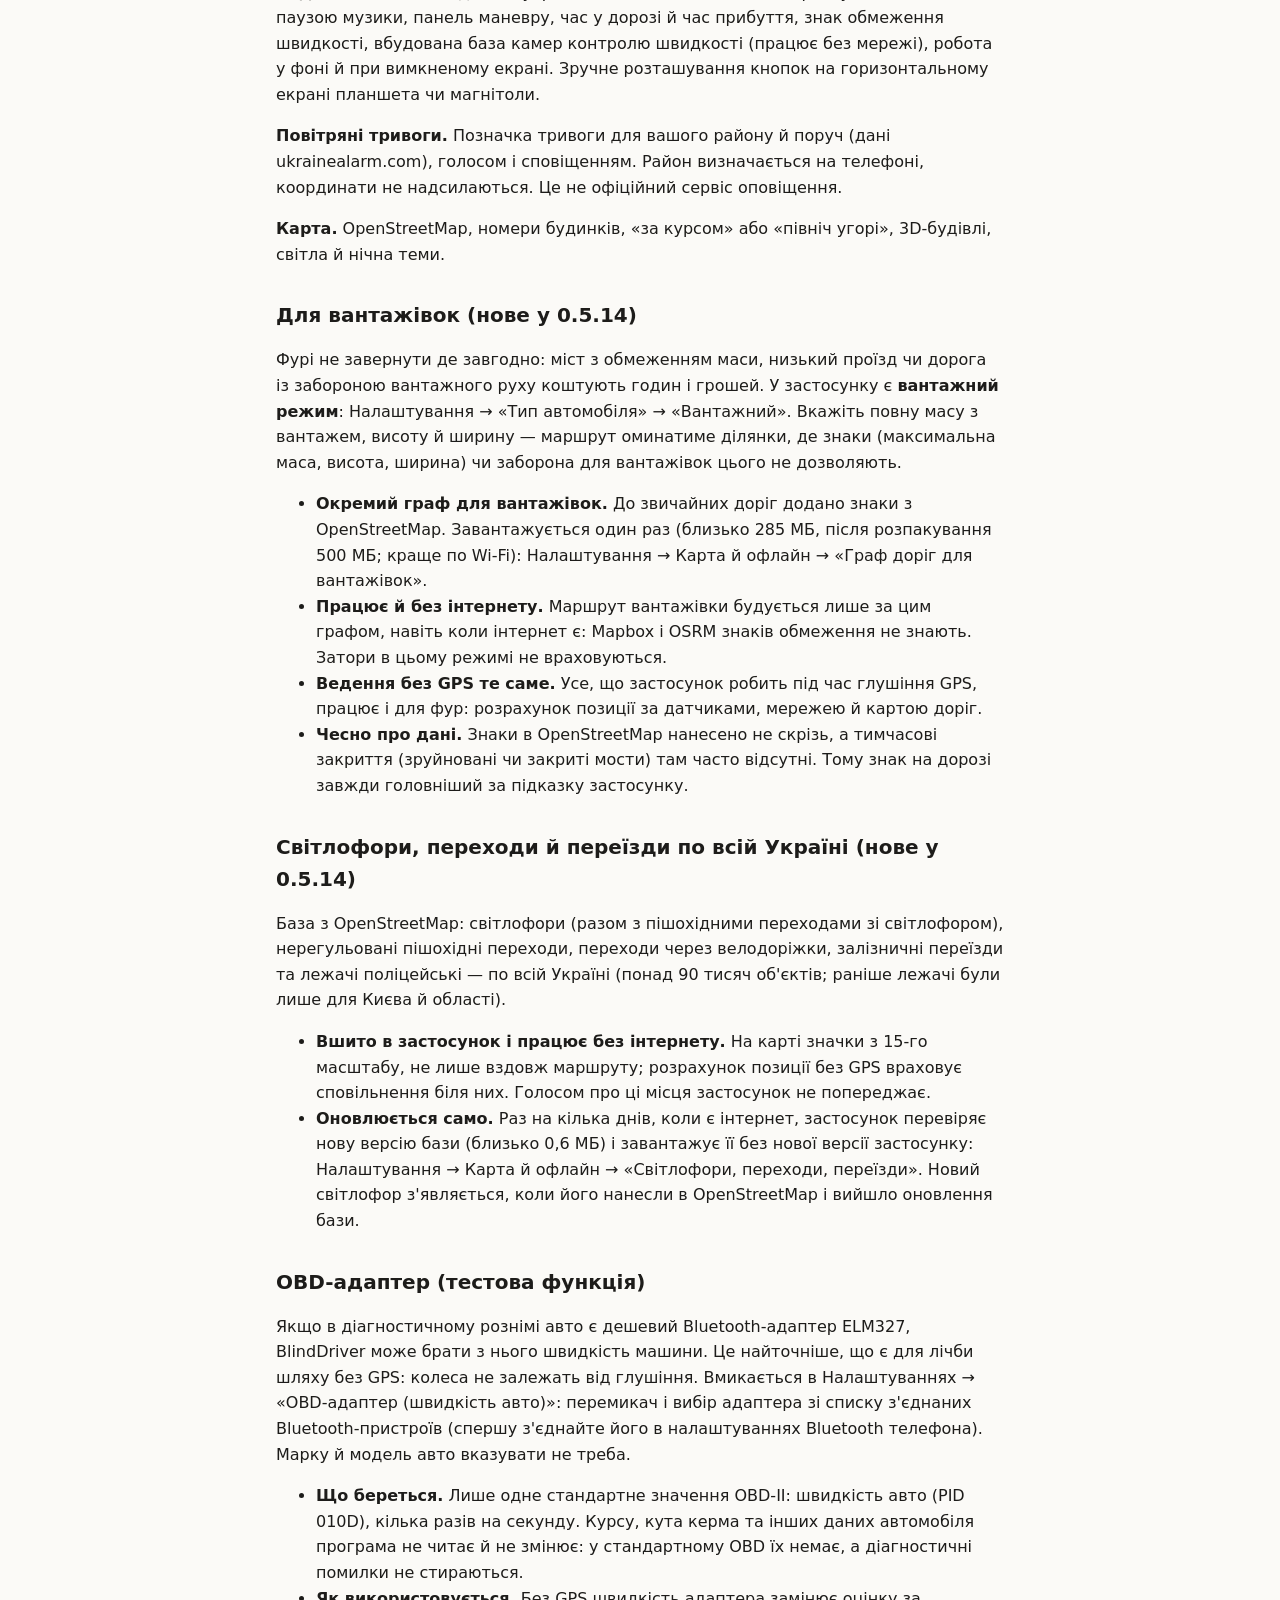
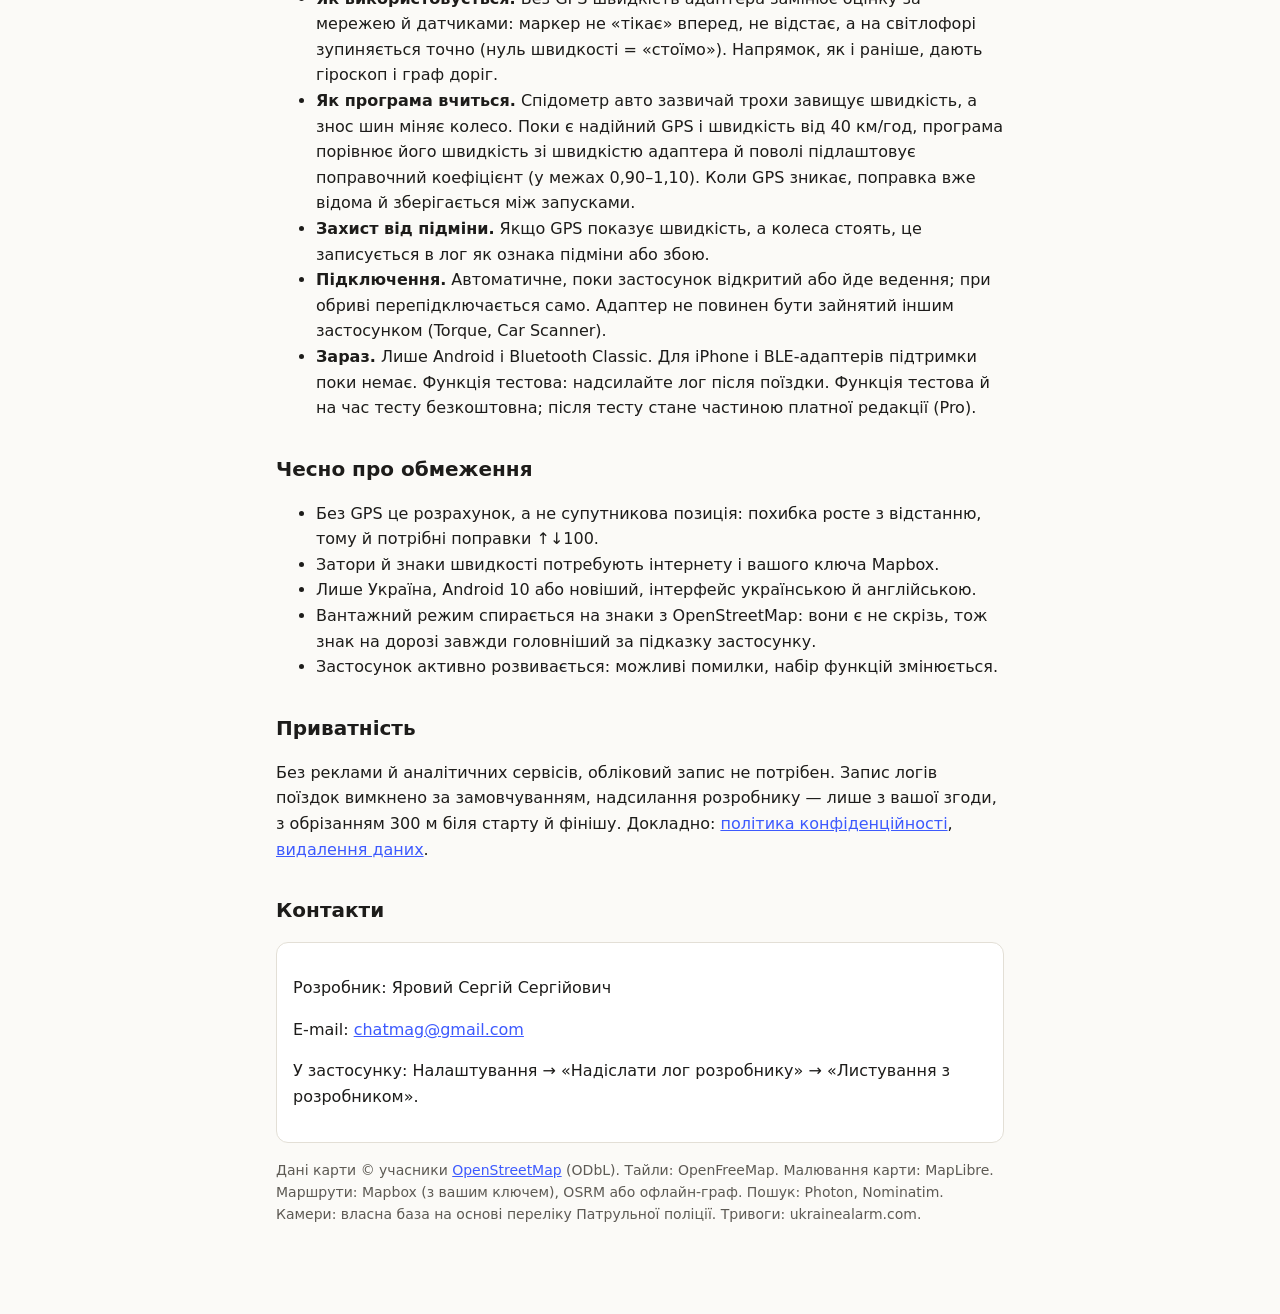
<file: docs/play.html>
<!doctype html>
<html lang="uk">
<head>
<meta charset="utf-8">
<meta name="viewport" content="width=device-width, initial-scale=1">
<title>BlindDriver</title>
<meta name="description" content="Навігатор для Android, який веде по маршруту, коли GPS в Україні заглушено або підмінено.">
<link rel="stylesheet" href="style.css">
<!-- Сторінка для поля «Веб-сайт» у Google Play (2026-09-29): без APK, цін, оплати поза Google Play і посилань на них
     (правила платежів Google Play). Основний сайт з APK для GitHub-версії — index.html. -->
</head>
<body>
<main>
  <nav><span>BlindDriver</span><a href="privacy.html">Політика конфіденційності</a><a href="delete.html">Видалення даних</a></nav>
  <h1>BlindDriver</h1>
  <p class="meta">Навігатор для України, який не губиться, коли GPS заглушено або підмінено.</p>

  <p>BlindDriver — навігатор для Android для водіїв, які їздять там, де GPS глушать або підміняють. Коли супутникова позиція пропадає
    чи «стрибає», застосунок не завмирає і не веде вас у поле, а продовжує вести по маршруту за розрахунком: датчики телефона,
    останній надійний GPS і позиції за мережею. Він чесно показує, наскільки йому можна довіряти, і дає швидко підправити позицію
    одним дотиком.</p>

  <p>Нове у версії 0.5.14: <b>вантажний режим</b> (маса, висота й ширина вантажівки, окремий граф доріг із знаками обмежень) та світлофори, переходи
    й залізничні переїзди по всій Україні, які працюють без інтернету.</p>

  <h2>Проблема</h2>
  <p>Глушіння й підміна GPS стали буденністю: маркер на карті замирає, «телепортується» на кілька кілометрів, їде не тією вулицею.
    Звичайний навігатор довіряє кожній позиції, яку віддає телефон, і водій лишається без орієнтира саме тоді, коли він потрібен.
    BlindDriver побудований навколо цього випадку.</p>

  <h2>Як він веде без GPS</h2>
  <ul>
    <li><b>Розпізнає глушіння.</b> Кожна позиція GPS проходить перевірку: рівень підсилення приймача, кількість супутників, стрибки
      й «замерзлі» координати, розбіжність зі швидкістю та з позицією за мережею. Індикатор зверху завжди показує стан:
      GPS ✓, GPS ⚠, GPS ✕, GPS ⚡ (глушіння).</li>
    <li><b>Не ловиться на підміну.</b> Недовірені позиції не потрапляють на карту, різкий стрибок далеко від маршруту відкидається.</li>
    <li><b>Веде за розрахунком.</b> Без довіреного GPS маркер рухається вздовж маршруту зі швидкістю, оціненою за останнім надійним GPS
      і мережею (Wi-Fi, вежі). Зупинки й рушання розпізнаються за акселерометром і гіроскопом, перед поворотом маркер чекає
      підтвердження від гіроскопа.</li>
    <li><b>Чесна похибка.</b> Розрахункова позиція — сіра стрілка з колом можливої похибки; видно, скільки часу немає GPS.</li>
    <li><b>Поправка одним дотиком.</b> Кнопки ↑100 і ↓100 зсувають маркер на 100 м уперед чи назад.</li>
    <li><b>Кнопка «Авто / Їду / Стою».</b> Коли датчики помиляються, водій сам каже, що робить машина: зелена «ЇДУ», червона «СТОЮ», сіра «АВТО»
      з кільцем, колір якого показує, що вважає програма. З «Авто» натискання ставить протилежне тому, що думає програма; довге натискання повертає
      «Авто»; «Стою» зупиняє маркер одразу. GPS або 5 хвилин теж повертають «Авто».</li>
    <li><b>Плавний маркер.</b> Маркер їде без різких стрибків уперед і назад, а «Стою» й стоянка зупиняють його одразу.</li>
    <li><b>Сам виправляється.</b> Коли GPS повертається, позиція м'яко стає реальною. Якщо після глушилки приймач «завис», застосунок
      сам його перезапускає. Без GPS застосунок помічає розворот і пропонує перебудову маршруту.</li>
  </ul>

  <h2>Що вміє</h2>
  <p><b>Маршрути.</b> Пошук адрес, точки A, B і проміжні, кілька варіантів маршруту, збережені маршрути й адреси, «Дім» і «Робота»,
    вставка координат і «Поділитися» з інших навігаторів, маршрут із власної поїздки. Затори, знаки обмеження швидкості й світлофори —
    з вашим ключем Mapbox; без ключа маршрути будуються через OSRM.</p>
  <p><b>Без інтернету.</b> Офлайн-маршрути по всій Україні (граф доріг завантажується один раз), офлайн-пошук адрес по областях,
    офлайн-карта вздовж маршруту й навколо вас.</p>
  <p><b>Ведення.</b> Голосові підказки українською або англійською з приглушенням або паузою музики, панель маневру, час у дорозі й час прибуття, знак
    обмеження швидкості, вбудована база камер контролю швидкості (працює без мережі), робота у фоні й при вимкненому екрані.
    Зручне розташування кнопок на горизонтальному екрані планшета чи магнітоли.</p>
  <p><b>Повітряні тривоги.</b> Позначка тривоги для вашого району й поруч (дані ukrainealarm.com), голосом і сповіщенням. Район
    визначається на телефоні, координати не надсилаються. Це не офіційний сервіс оповіщення.</p>
  <p><b>Карта.</b> OpenStreetMap, номери будинків, «за курсом» або «північ угорі», 3D-будівлі, світла й нічна теми.</p>

  <h2>Для вантажівок (нове у 0.5.14)</h2>
  <p>Фурі не завернути де завгодно: міст з обмеженням маси, низький проїзд чи дорога із забороною вантажного руху коштують годин і грошей.
    У застосунку є <b>вантажний режим</b>: Налаштування → «Тип автомобіля» → «Вантажний». Вкажіть повну масу з вантажем, висоту й ширину —
    маршрут оминатиме ділянки, де знаки (максимальна маса, висота, ширина) чи заборона для вантажівок цього не дозволяють.</p>
  <ul>
    <li><b>Окремий граф для вантажівок.</b> До звичайних доріг додано знаки з OpenStreetMap. Завантажується один раз (близько 285 МБ, після розпакування 500 МБ; краще по Wi-Fi):
      Налаштування → Карта й офлайн → «Граф доріг для вантажівок».</li>
    <li><b>Працює й без інтернету.</b> Маршрут вантажівки будується лише за цим графом, навіть коли інтернет є: Mapbox і OSRM знаків обмеження не знають.
      Затори в цьому режимі не враховуються.</li>
    <li><b>Ведення без GPS те саме.</b> Усе, що застосунок робить під час глушіння GPS, працює і для фур: розрахунок позиції за датчиками, мережею й картою доріг.</li>
    <li><b>Чесно про дані.</b> Знаки в OpenStreetMap нанесено не скрізь, а тимчасові закриття (зруйновані чи закриті мости) там часто відсутні.
      Тому знак на дорозі завжди головніший за підказку застосунку.</li>
  </ul>

  <h2>Світлофори, переходи й переїзди по всій Україні (нове у 0.5.14)</h2>
  <p>База з OpenStreetMap: світлофори (разом з пішохідними переходами зі світлофором), нерегульовані пішохідні переходи, переходи через велодоріжки,
    залізничні переїзди та лежачі поліцейські — по всій Україні (понад 90 тисяч об'єктів; раніше лежачі були лише для Києва й області).</p>
  <ul>
    <li><b>Вшито в застосунок і працює без інтернету.</b> На карті значки з 15-го масштабу, не лише вздовж маршруту; розрахунок позиції без GPS враховує сповільнення біля них.
      Голосом про ці місця застосунок не попереджає.</li>
    <li><b>Оновлюється само.</b> Раз на кілька днів, коли є інтернет, застосунок перевіряє нову версію бази (близько 0,6 МБ) і завантажує її без нової версії застосунку:
      Налаштування → Карта й офлайн → «Світлофори, переходи, переїзди». Новий світлофор з'являється, коли його нанесли в OpenStreetMap і вийшло оновлення бази.</li>
  </ul>

  <h2>OBD-адаптер (тестова функція)</h2>
  <p>Якщо в діагностичному рознімі авто є дешевий Bluetooth-адаптер ELM327, BlindDriver може брати з нього швидкість машини. Це найточніше,
    що є для лічби шляху без GPS: колеса не залежать від глушіння. Вмикається в Налаштуваннях → «OBD-адаптер (швидкість авто)»: перемикач і вибір адаптера
    зі списку з'єднаних Bluetooth-пристроїв (спершу з'єднайте його в налаштуваннях Bluetooth телефона). Марку й модель авто вказувати не треба.</p>
  <ul>
    <li><b>Що береться.</b> Лише одне стандартне значення OBD-II: швидкість авто (PID 010D), кілька разів на секунду. Курсу, кута керма та інших даних
      автомобіля програма не читає й не змінює: у стандартному OBD їх немає, а діагностичні помилки не стираються.</li>
    <li><b>Як використовується.</b> Без GPS швидкість адаптера замінює оцінку за мережею й датчиками: маркер не «тікає» вперед, не відстає, а на світлофорі
      зупиняється точно (нуль швидкості = «стоїмо»). Напрямок, як і раніше, дають гіроскоп і граф доріг.</li>
    <li><b>Як програма вчиться.</b> Спідометр авто зазвичай трохи завищує швидкість, а знос шин міняє колесо. Поки є надійний GPS і швидкість від 40 км/год,
      програма порівнює його швидкість зі швидкістю адаптера й поволі підлаштовує поправочний коефіцієнт (у межах 0,90–1,10). Коли GPS зникає, поправка
      вже відома й зберігається між запусками.</li>
    <li><b>Захист від підміни.</b> Якщо GPS показує швидкість, а колеса стоять, це записується в лог як ознака підміни або збою.</li>
    <li><b>Підключення.</b> Автоматичне, поки застосунок відкритий або йде ведення; при обриві перепідключається само. Адаптер не повинен бути зайнятий
      іншим застосунком (Torque, Car Scanner).</li>
    <li><b>Зараз.</b> Лише Android і Bluetooth Classic. Для iPhone і BLE-адаптерів підтримки поки немає. Функція тестова: надсилайте лог після поїздки. Функція тестова й на час тесту безкоштовна; після тесту стане частиною платної редакції (Pro).</li>
  </ul>

  <h2>Чесно про обмеження</h2>
  <ul>
    <li>Без GPS це розрахунок, а не супутникова позиція: похибка росте з відстанню, тому й потрібні поправки ↑↓100.</li>
    <li>Затори й знаки швидкості потребують інтернету і вашого ключа Mapbox.</li>
    <li>Лише Україна, Android 10 або новіший, інтерфейс українською й англійською.</li>
    <li>Вантажний режим спирається на знаки з OpenStreetMap: вони є не скрізь, тож знак на дорозі завжди головніший за підказку застосунку.</li>
    <li>Застосунок активно розвивається: можливі помилки, набір функцій змінюється.</li>
  </ul>

  <h2>Приватність</h2>
  <p>Без реклами й аналітичних сервісів, обліковий запис не потрібен. Запис логів поїздок вимкнено за замовчуванням, надсилання
    розробнику — лише з вашої згоди, з обрізанням 300 м біля старту й фінішу. Докладно: <a href="privacy.html">політика конфіденційності</a>,
    <a href="delete.html">видалення даних</a>.</p>

  <h2>Контакти</h2>
  <div class="box">
    <p>Розробник: Яровий Сергій Сергійович</p>
    <p>E-mail: <a href="mailto:chatmag@gmail.com">chatmag@gmail.com</a></p>
    <p>У застосунку: Налаштування → «Надіслати лог розробнику» → «Листування з розробником».</p>
  </div>

  <p class="meta">Дані карти © учасники <a href="https://www.openstreetmap.org/copyright">OpenStreetMap</a> (ODbL). Тайли: OpenFreeMap.
    Малювання карти: MapLibre. Маршрути: Mapbox (з вашим ключем), OSRM або офлайн-граф. Пошук: Photon, Nominatim.
    Камери: власна база на основі переліку Патрульної поліції. Тривоги: ukrainealarm.com.</p>
</main>
</body>
</html>
</file>
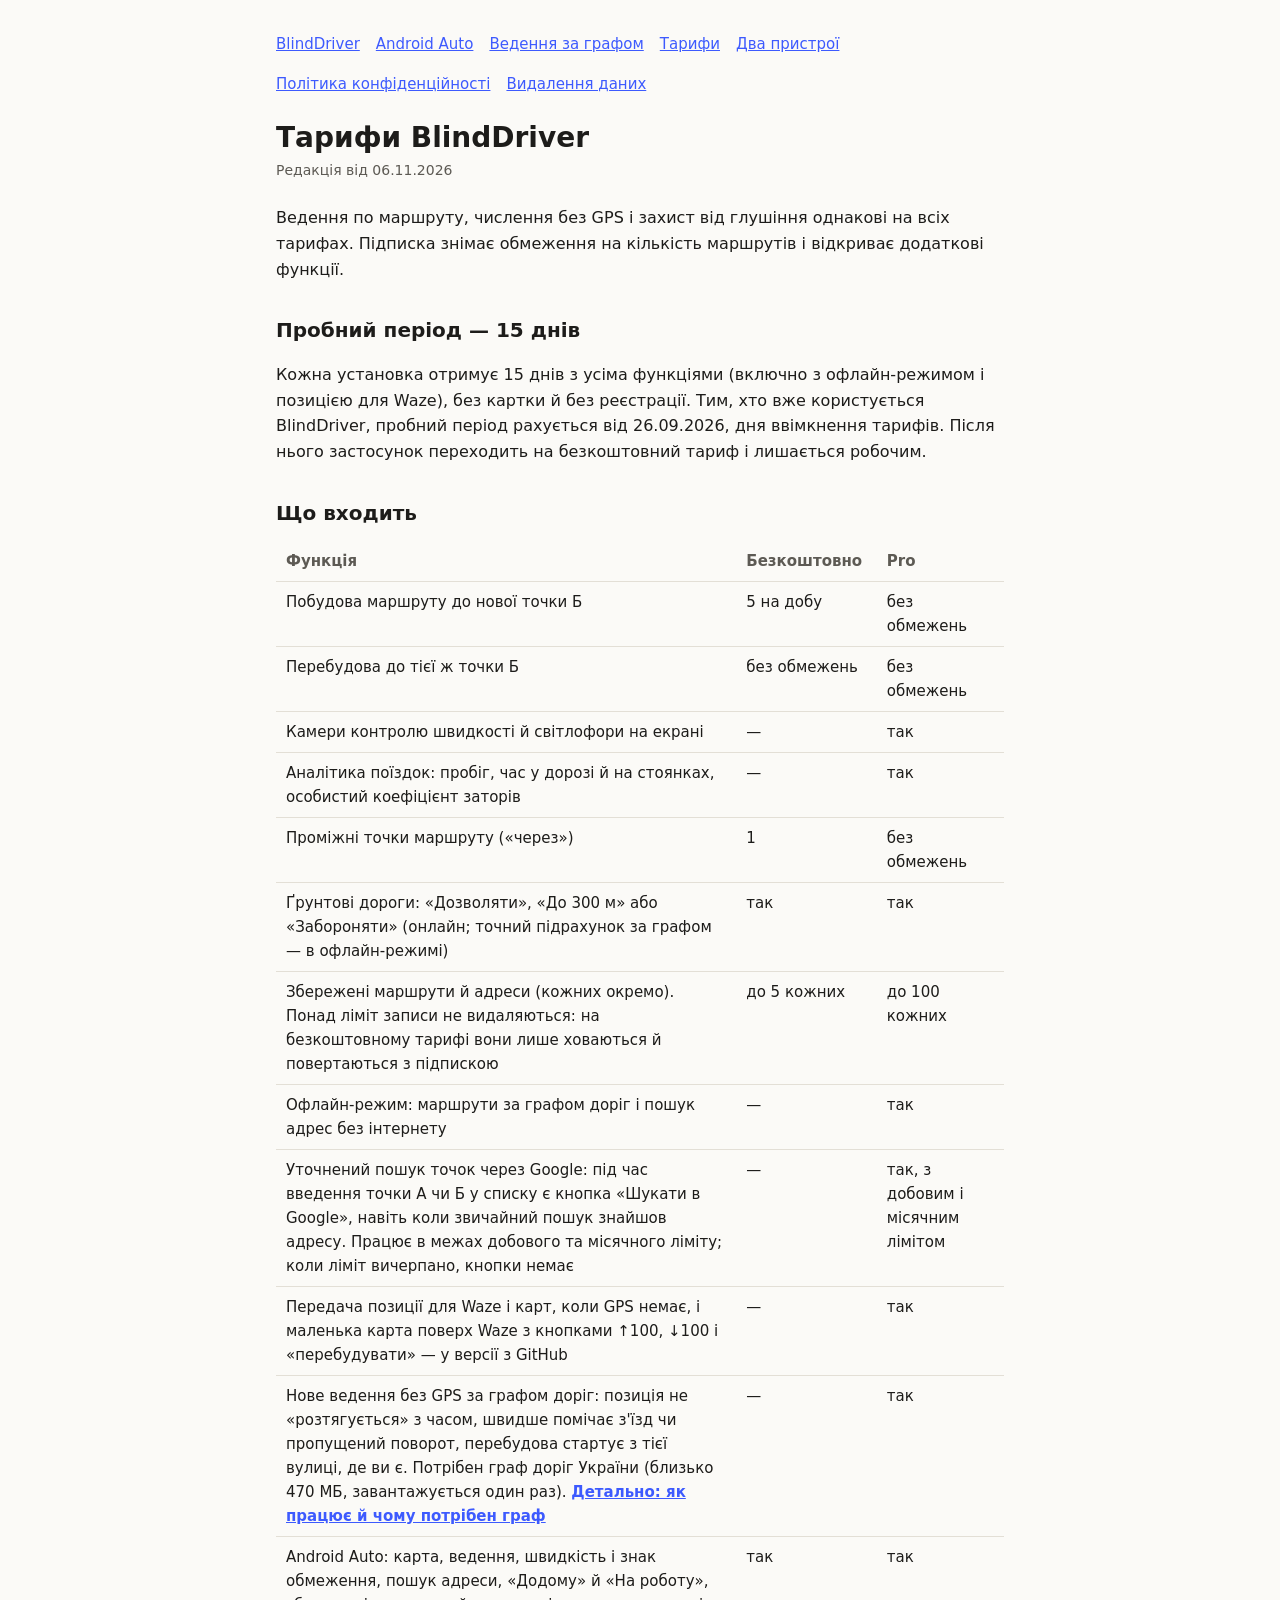
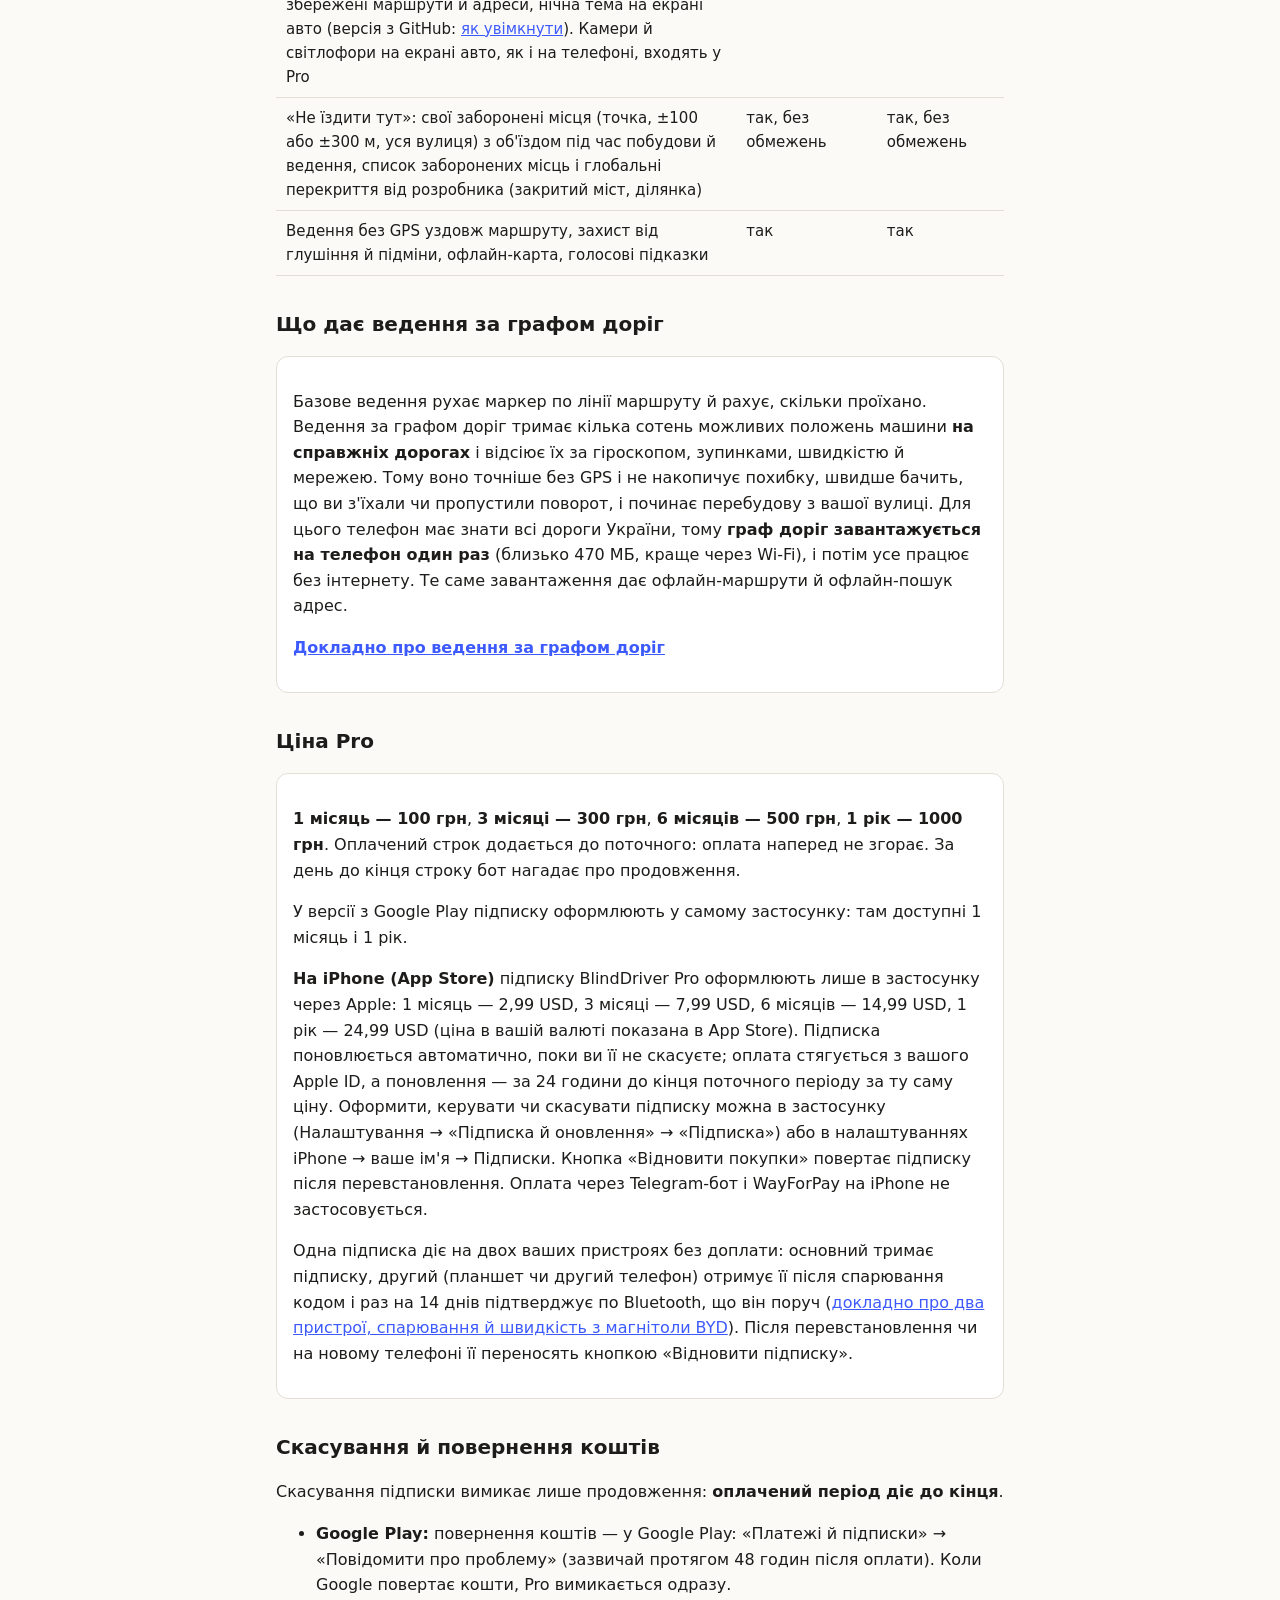
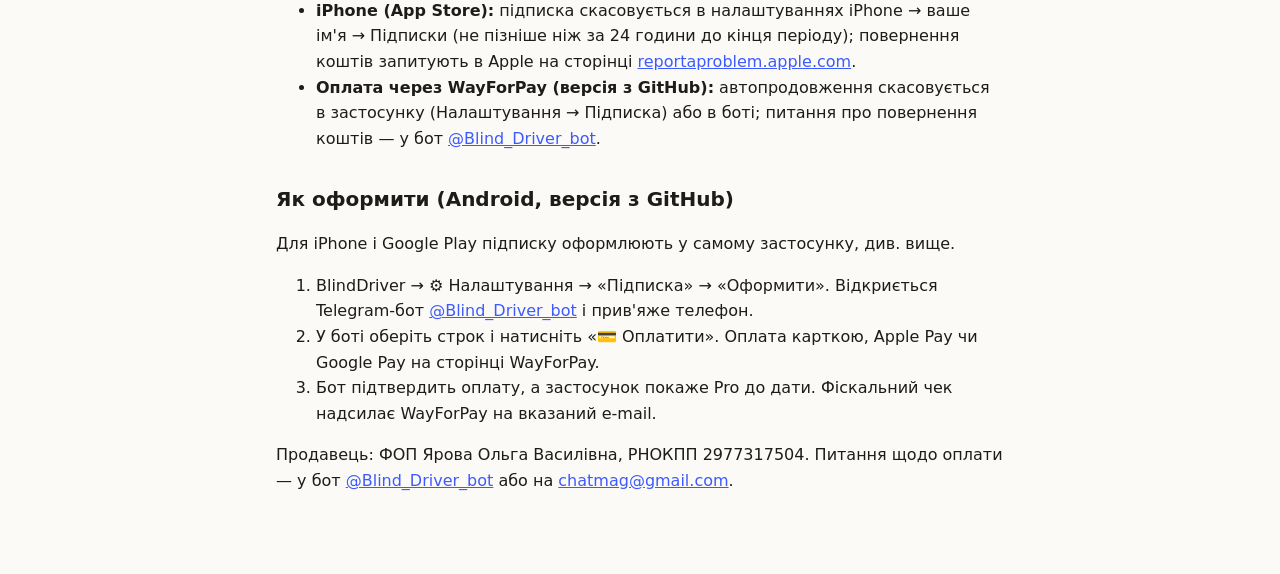
<file: docs/pricing.html>
<!doctype html>
<html lang="uk">
<head>
<meta charset="utf-8">
<meta name="viewport" content="width=device-width, initial-scale=1">
<title>BlindDriver: тарифи</title>
<link rel="stylesheet" href="style.css">
</head>
<body>
<main>
  <nav><a href="index.html">BlindDriver</a><a href="android-auto.html">Android Auto</a><a href="graph-guidance.html">Ведення за графом</a><a href="pricing.html">Тарифи</a><a href="devices.html">Два пристрої</a><a href="privacy.html">Політика конфіденційності</a><a href="delete.html">Видалення даних</a></nav>
  <h1>Тарифи BlindDriver</h1>
  <p class="meta">Редакція від 06.11.2026</p>

  <p>Ведення по маршруту, числення без GPS і захист від глушіння однакові на всіх тарифах. Підписка знімає обмеження на кількість
    маршрутів і відкриває додаткові функції.</p>

  <h2>Пробний період — 15 днів</h2>
  <p>Кожна установка отримує 15 днів з усіма функціями (включно з офлайн-режимом і позицією для Waze), без картки й без реєстрації. Тим, хто вже користується BlindDriver,
    пробний період рахується від 26.09.2026, дня ввімкнення тарифів. Після нього застосунок переходить на безкоштовний тариф
    і лишається робочим.</p>

  <h2>Що входить</h2>
  <table>
    <thead><tr><th>Функція</th><th>Безкоштовно</th><th>Pro</th></tr></thead>
    <tr><td>Побудова маршруту до нової точки Б</td><td data-l="Безкоштовно">5 на добу</td><td data-l="Pro">без обмежень</td></tr>
    <tr><td>Перебудова до тієї ж точки Б</td><td data-l="Безкоштовно">без обмежень</td><td data-l="Pro">без обмежень</td></tr>
    <tr><td>Камери контролю швидкості й світлофори на екрані</td><td data-l="Безкоштовно">—</td><td data-l="Pro">так</td></tr>
    <tr><td>Аналітика поїздок: пробіг, час у дорозі й на стоянках, особистий коефіцієнт заторів</td><td data-l="Безкоштовно">—</td><td data-l="Pro">так</td></tr>
    <tr><td>Проміжні точки маршруту («через»)</td><td data-l="Безкоштовно">1</td><td data-l="Pro">без обмежень</td></tr>
    <tr><td>Ґрунтові дороги: «Дозволяти», «До 300 м» або «Забороняти» (онлайн; точний підрахунок за графом — в офлайн-режимі)</td><td data-l="Безкоштовно">так</td><td data-l="Pro">так</td></tr>
    <tr><td>Збережені маршрути й адреси (кожних окремо). Понад ліміт записи не видаляються: на безкоштовному тарифі вони лише ховаються й повертаються з підпискою</td><td data-l="Безкоштовно">до 5 кожних</td><td data-l="Pro">до 100 кожних</td></tr>
    <tr><td>Офлайн-режим: маршрути за графом доріг і пошук адрес без інтернету</td><td data-l="Безкоштовно">—</td><td data-l="Pro">так</td></tr>
    <tr><td>Уточнений пошук точок через Google: під час введення точки A чи Б у списку є кнопка «Шукати в Google», навіть коли звичайний пошук знайшов адресу. Працює в межах добового та місячного ліміту; коли ліміт вичерпано, кнопки немає</td><td data-l="Безкоштовно">—</td><td data-l="Pro">так, з добовим і місячним лімітом</td></tr>
    <tr><td>Передача позиції для Waze і карт, коли GPS немає, і маленька карта поверх Waze з кнопками ↑100, ↓100 і «перебудувати» — у версії з GitHub</td><td data-l="Безкоштовно">—</td><td data-l="Pro">так</td></tr>
    <tr><td>Нове ведення без GPS за графом доріг: позиція не «розтягується» з часом, швидше помічає з'їзд чи пропущений поворот, перебудова стартує з тієї вулиці, де ви є. Потрібен граф доріг України (близько 470 МБ, завантажується один раз). <a href="graph-guidance.html"><b>Детально: як працює й чому потрібен граф</b></a></td><td data-l="Безкоштовно">—</td><td data-l="Pro">так</td></tr>
    <tr><td>Android Auto: карта, ведення, швидкість і знак обмеження, пошук адреси, «Додому» й «На роботу», збережені маршрути й адреси, нічна тема на екрані авто (версія з GitHub: <a href="android-auto.html">як увімкнути</a>). Камери й світлофори на екрані авто, як і на телефоні, входять у Pro</td><td data-l="Безкоштовно">так</td><td data-l="Pro">так</td></tr>
    <tr><td>«Не їздити тут»: свої заборонені місця (точка, ±100 або ±300 м, уся вулиця) з об'їздом під час побудови й ведення, список заборонених місць і глобальні перекриття від розробника (закритий міст, ділянка)</td><td data-l="Безкоштовно">так, без обмежень</td><td data-l="Pro">так, без обмежень</td></tr>
    <tr><td>Ведення без GPS уздовж маршруту, захист від глушіння й підміни, офлайн-карта, голосові підказки</td><td data-l="Безкоштовно">так</td><td data-l="Pro">так</td></tr>
  </table>

  <h2>Що дає ведення за графом доріг</h2>
  <div class="box">
    <p>Базове ведення рухає маркер по лінії маршруту й рахує, скільки проїхано. Ведення за графом доріг тримає кілька сотень можливих положень машини <b>на справжніх дорогах</b> і відсіює їх за гіроскопом,
      зупинками, швидкістю й мережею. Тому воно точніше без GPS і не накопичує похибку, швидше бачить, що ви з'їхали чи пропустили поворот, і починає перебудову з вашої вулиці.
      Для цього телефон має знати всі дороги України, тому <b>граф доріг завантажується на телефон один раз</b> (близько 470 МБ, краще через Wi-Fi), і потім усе працює без інтернету.
      Те саме завантаження дає офлайн-маршрути й офлайн-пошук адрес.</p>
    <p><a href="graph-guidance.html"><b>Докладно про ведення за графом доріг</b></a></p>
  </div>

  <h2>Ціна Pro</h2>
  <div class="box">
    <p><b>1 місяць — 100 грн</b>, <b>3 місяці — 300 грн</b>, <b>6 місяців — 500 грн</b>, <b>1 рік — 1000 грн</b>. Оплачений строк додається до поточного: оплата наперед не згорає.
      За день до кінця строку бот нагадає про продовження.</p>
    <p>У версії з Google Play підписку оформлюють у самому застосунку: там доступні 1 місяць і 1 рік.</p>
    <p><b>На iPhone (App Store)</b> підписку BlindDriver Pro оформлюють лише в застосунку через Apple: 1 місяць — 2,99 USD, 3 місяці — 7,99 USD, 6 місяців — 14,99 USD, 1 рік — 24,99 USD (ціна в вашій валюті показана в App Store). Підписка поновлюється автоматично, поки ви її не скасуєте; оплата стягується з вашого Apple ID, а поновлення — за 24 години до кінця поточного періоду за ту саму ціну. Оформити, керувати чи скасувати підписку можна в застосунку (Налаштування → «Підписка й оновлення» → «Підписка») або в налаштуваннях iPhone → ваше ім'я → Підписки. Кнопка «Відновити покупки» повертає підписку після перевстановлення. Оплата через Telegram-бот і WayForPay на iPhone не застосовується.</p>
    <p>Одна підписка діє на двох ваших пристроях без доплати: основний тримає підписку, другий (планшет чи другий телефон) отримує її після спарювання кодом і раз на 14 днів підтверджує по Bluetooth, що він поруч (<a href="devices.html">докладно про два пристрої, спарювання й швидкість з магнітоли BYD</a>). Після перевстановлення чи на новому телефоні її переносять кнопкою «Відновити підписку».</p>
  </div>

  <h2>Скасування й повернення коштів</h2>
  <p>Скасування підписки вимикає лише продовження: <b>оплачений період діє до кінця</b>.</p>
  <ul>
    <li><b>Google Play:</b> повернення коштів — у Google Play: «Платежі й підписки» → «Повідомити про проблему» (зазвичай протягом 48 годин після оплати). Коли Google повертає кошти, Pro вимикається одразу.</li>
    <li><b>iPhone (App Store):</b> підписка скасовується в налаштуваннях iPhone → ваше ім'я → Підписки (не пізніше ніж за 24 години до кінця періоду); повернення коштів запитують в Apple на сторінці <a href="https://reportaproblem.apple.com">reportaproblem.apple.com</a>.</li>
    <li><b>Оплата через WayForPay (версія з GitHub):</b> автопродовження скасовується в застосунку (Налаштування → Підписка) або в боті; питання про повернення коштів — у бот <a href="https://t.me/Blind_Driver_bot">@Blind_Driver_bot</a>.</li>
  </ul>

  <h2>Як оформити (Android, версія з GitHub)</h2>
  <p>Для iPhone і Google Play підписку оформлюють у самому застосунку, див. вище.</p>
  <ol>
    <li>BlindDriver → ⚙ Налаштування → «Підписка» → «Оформити». Відкриється Telegram-бот
      <a href="https://t.me/Blind_Driver_bot">@Blind_Driver_bot</a> і прив'яже телефон.</li>
    <li>У боті оберіть строк і натисніть «💳 Оплатити». Оплата карткою, Apple Pay чи Google Pay на сторінці WayForPay.</li>
    <li>Бот підтвердить оплату, а застосунок покаже Pro до дати. Фіскальний чек надсилає WayForPay на вказаний e-mail.</li>
  </ol>
  <p>Продавець: ФОП Ярова Ольга Василівна, РНОКПП 2977317504. Питання щодо оплати — у бот
    <a href="https://t.me/Blind_Driver_bot">@Blind_Driver_bot</a> або на <a href="mailto:chatmag@gmail.com">chatmag@gmail.com</a>.</p>
</main>
</body>
</html>
</file>
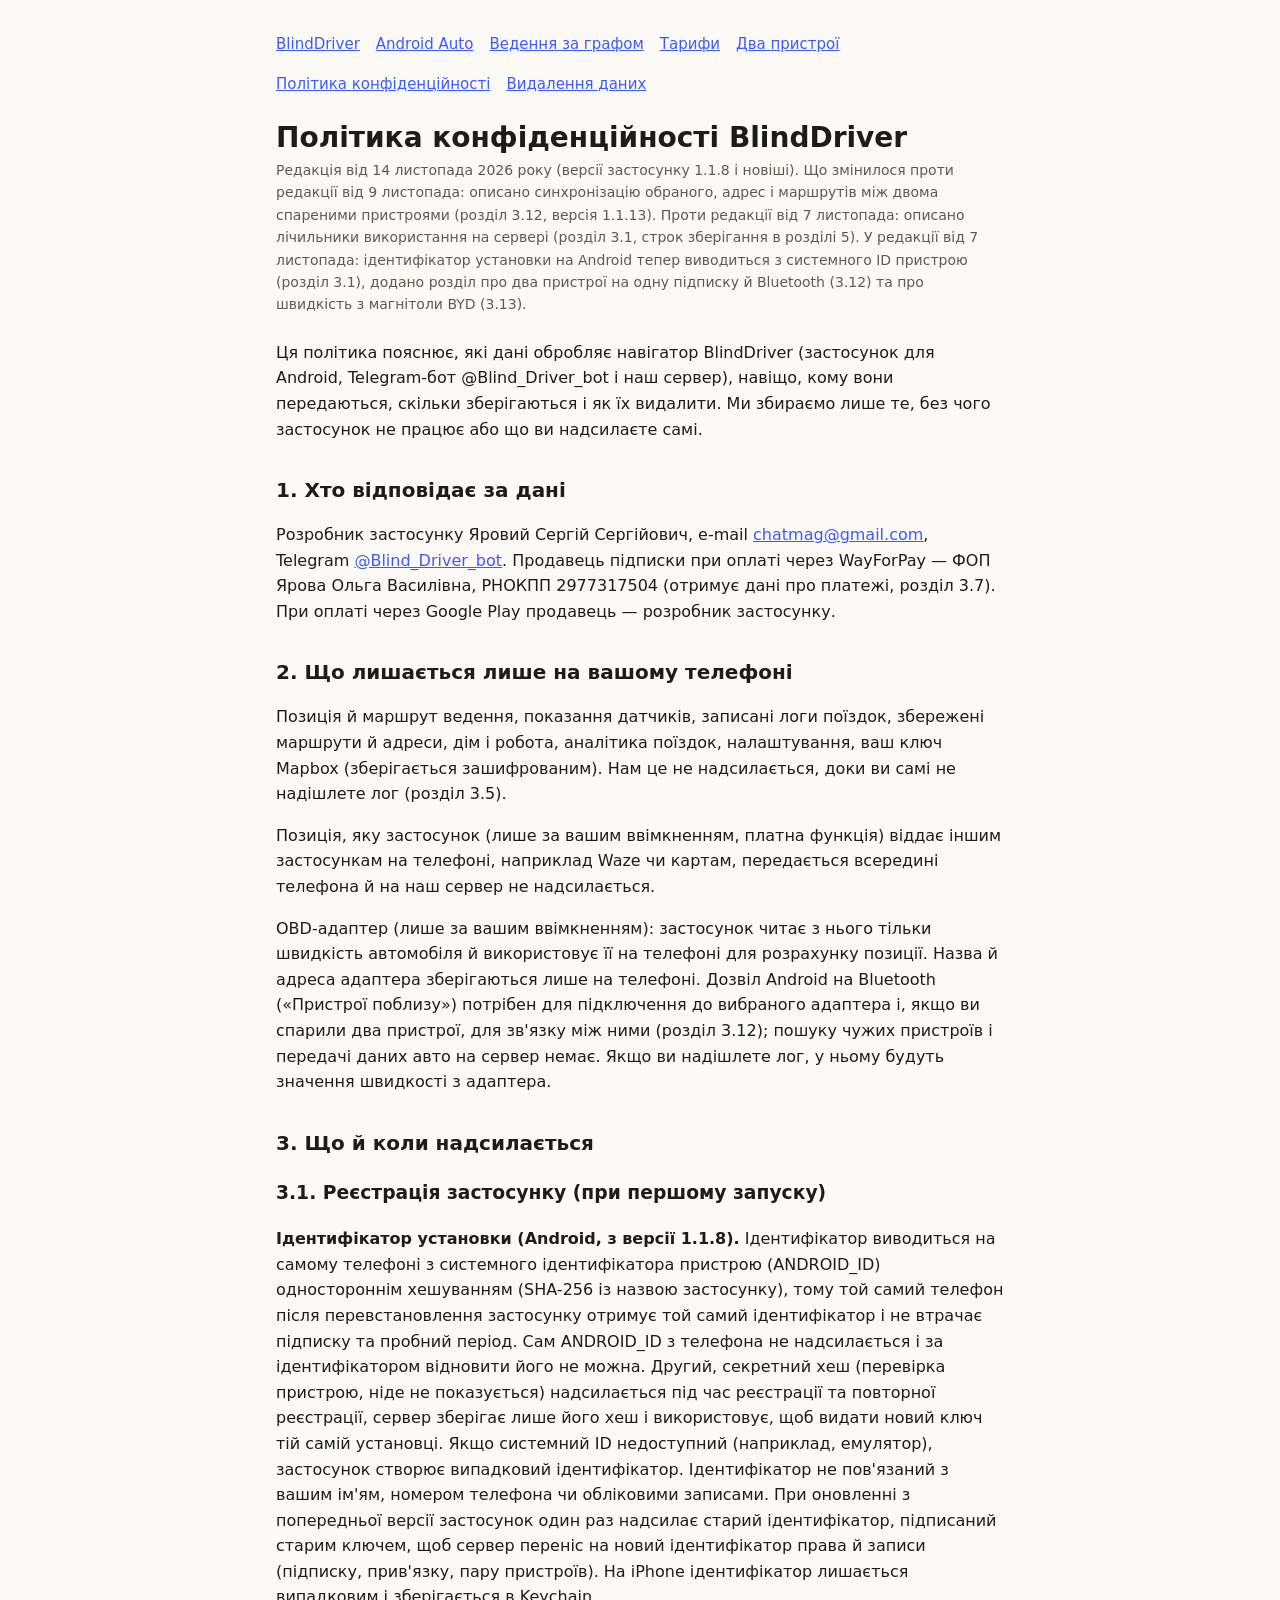
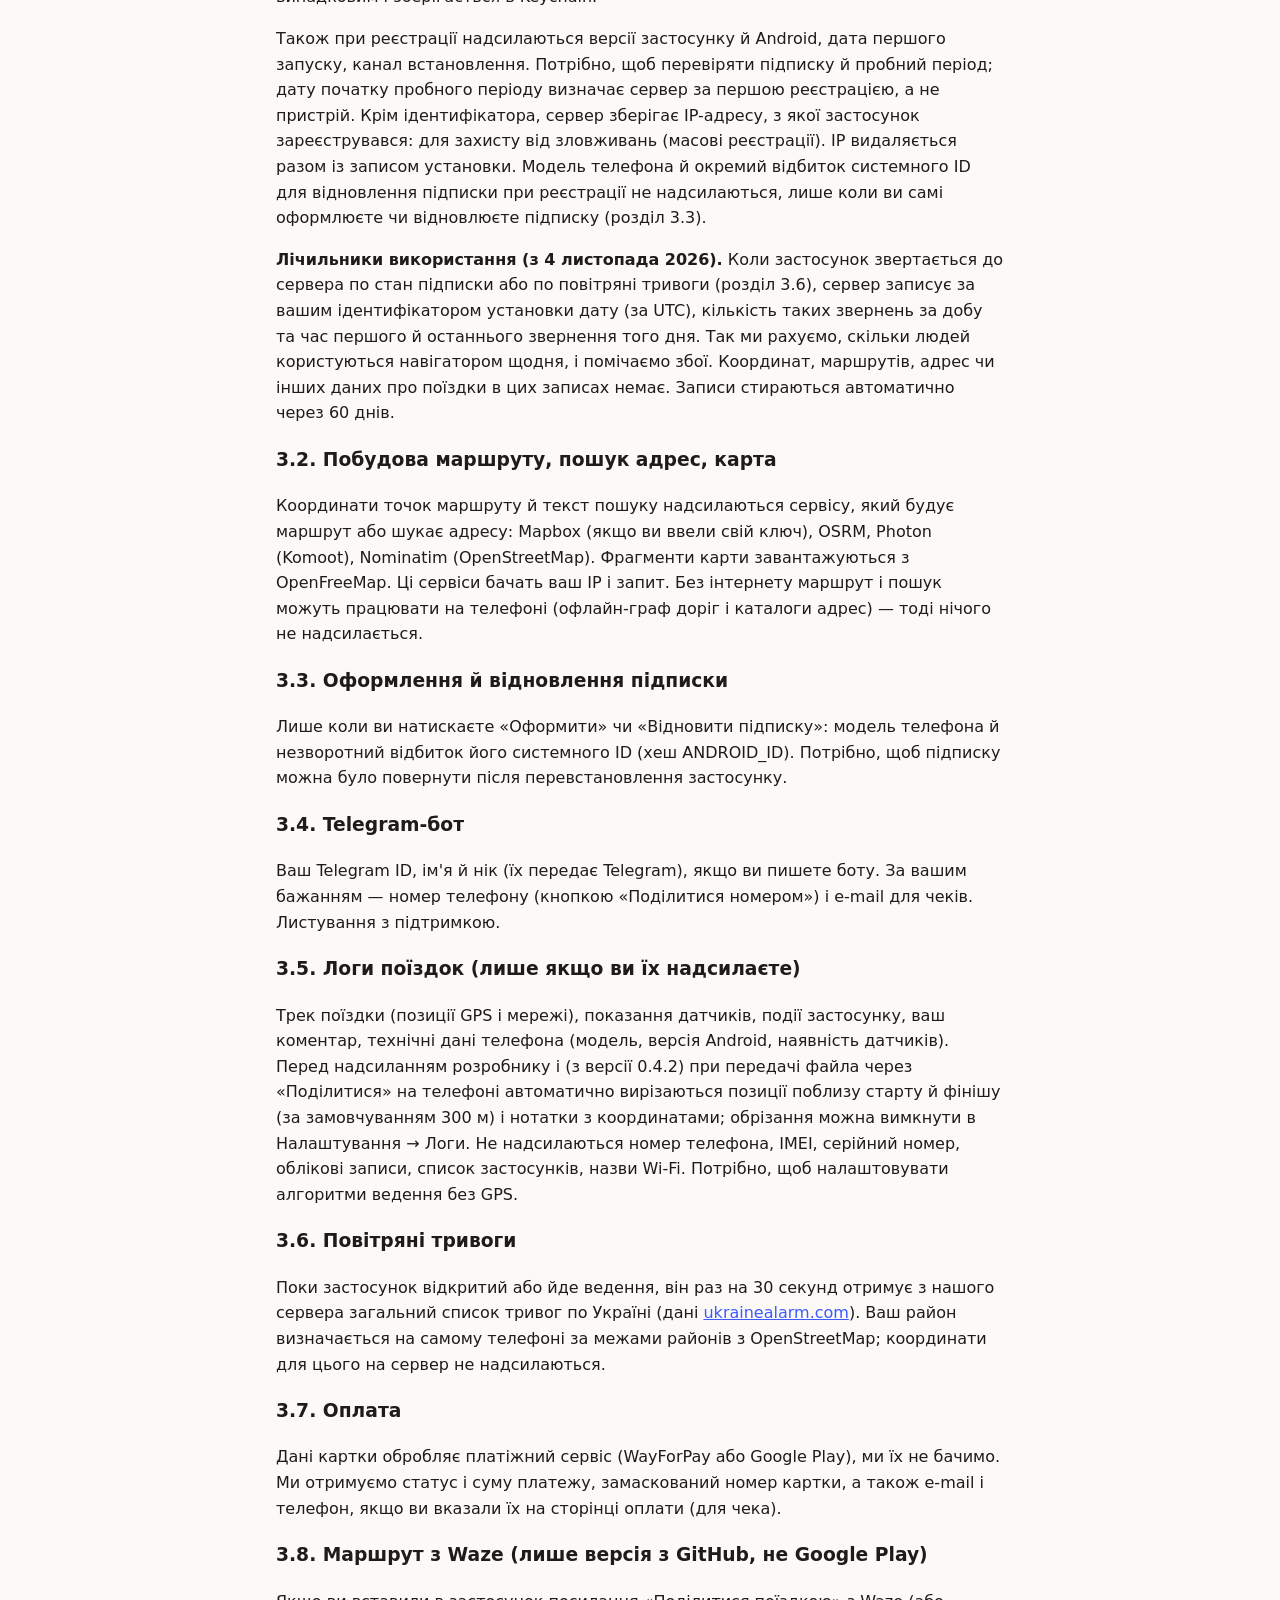
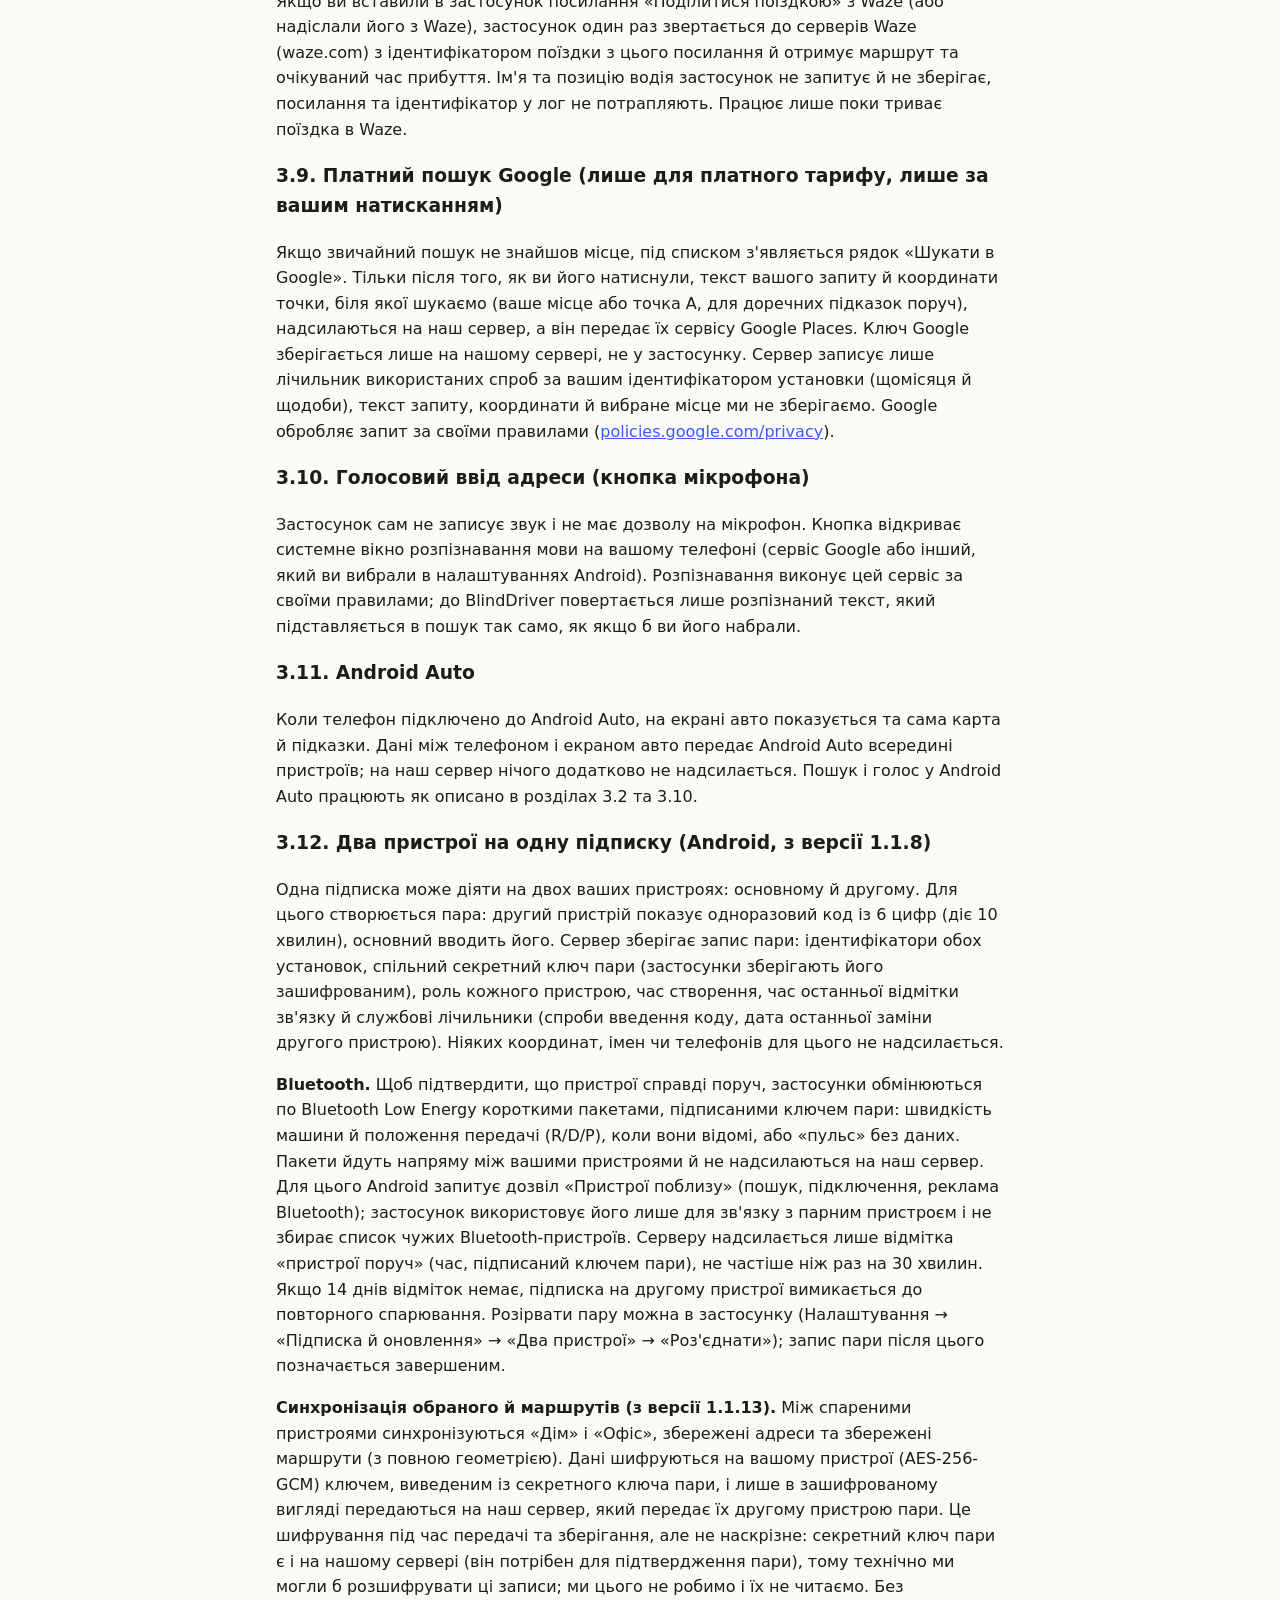
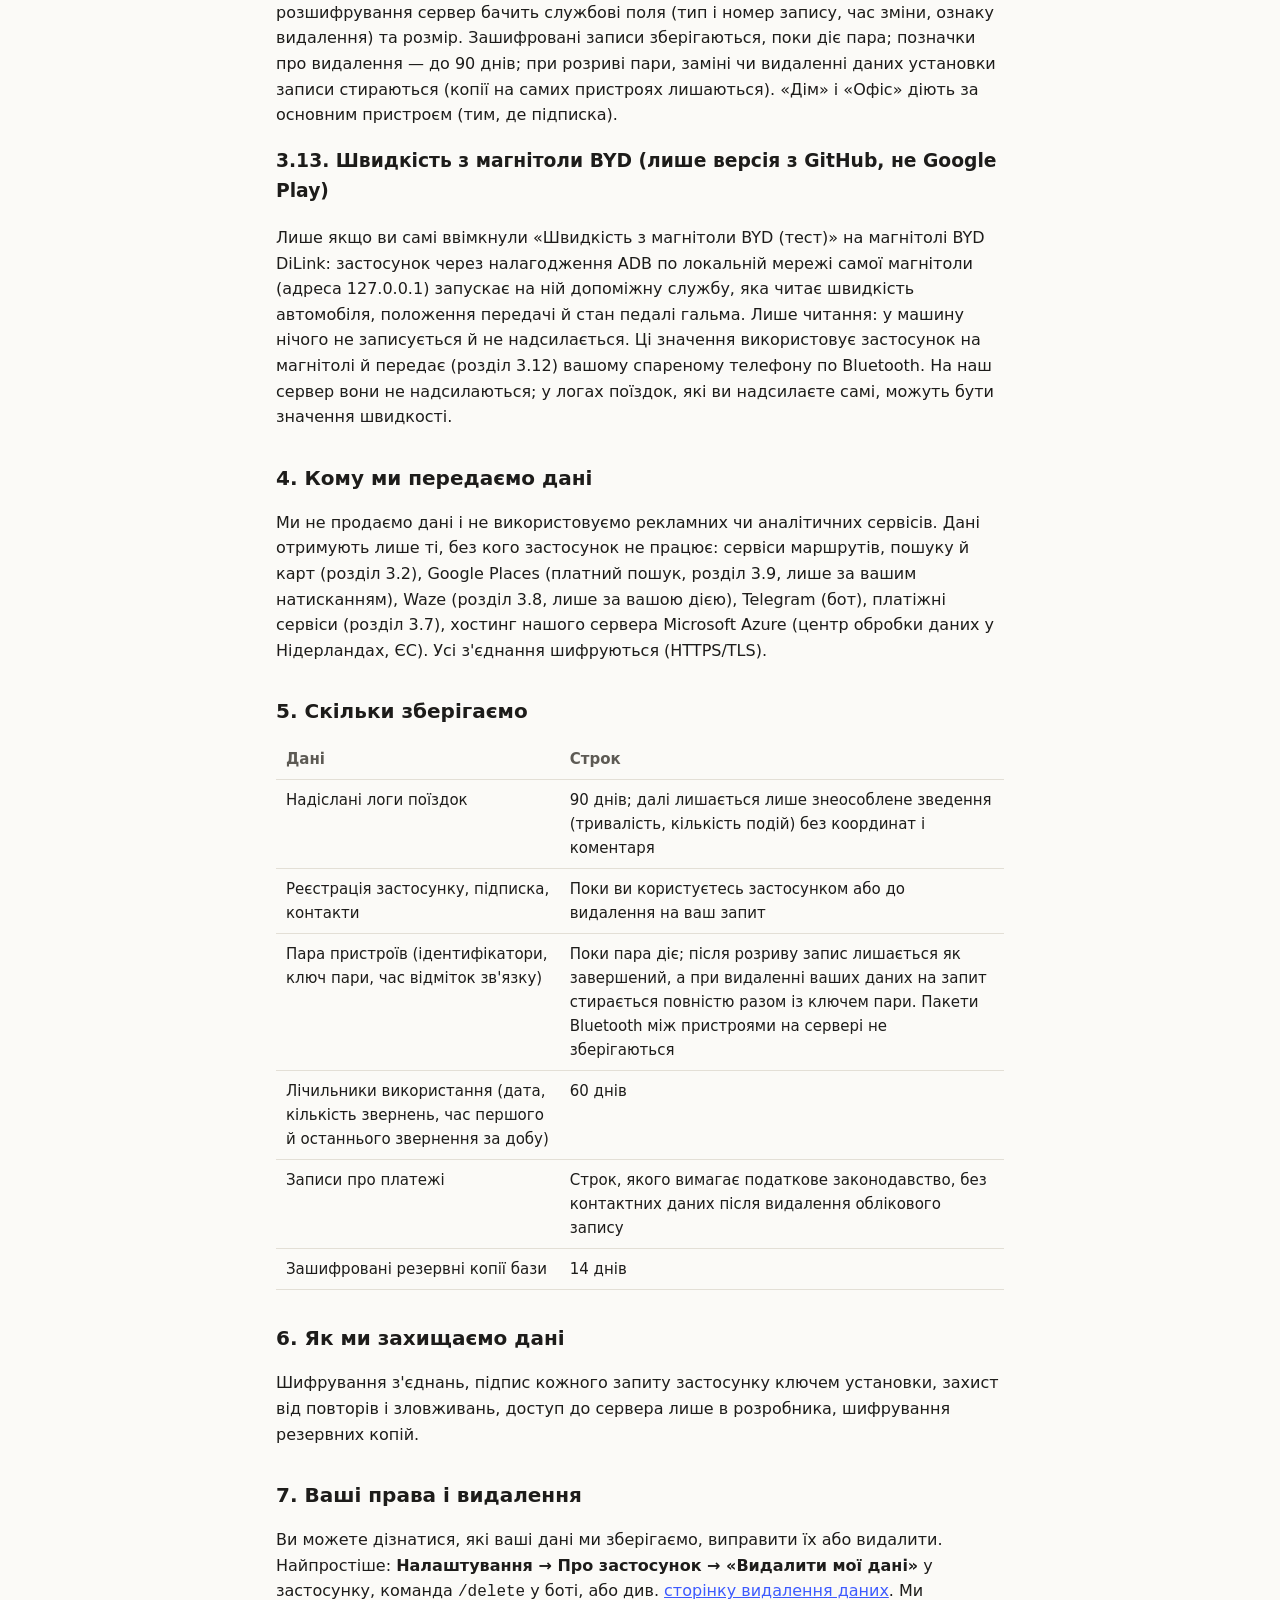
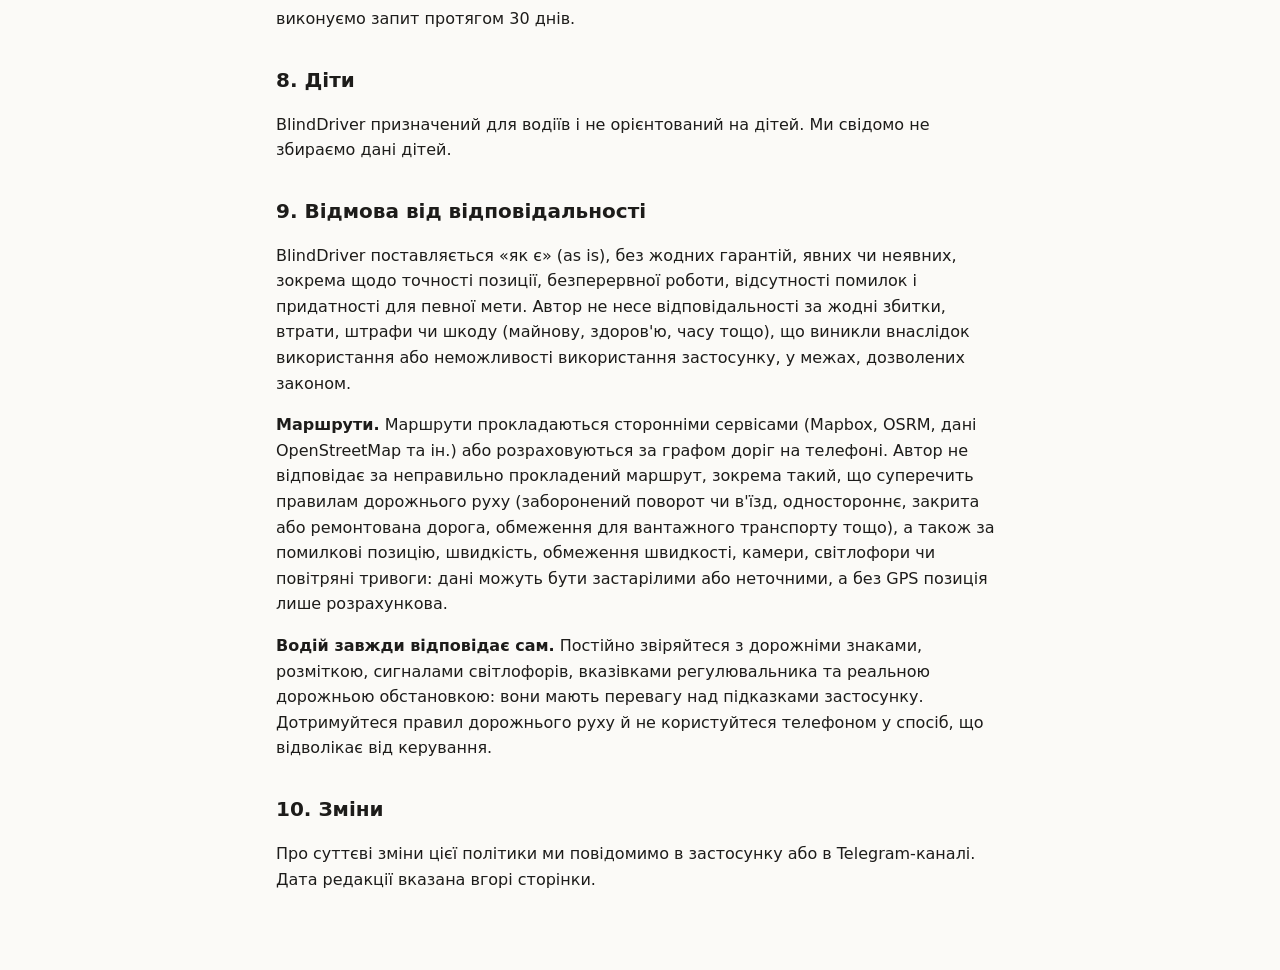
<file: docs/privacy.html>
<!doctype html>
<html lang="uk">
<head>
<meta charset="utf-8">
<meta name="viewport" content="width=device-width, initial-scale=1">
<title>Політика конфіденційності</title>
<link rel="stylesheet" href="style.css">
</head>
<body>
<main>
  <nav><a href="index.html">BlindDriver</a><a href="android-auto.html">Android Auto</a><a href="graph-guidance.html">Ведення за графом</a><a href="pricing.html">Тарифи</a><a href="devices.html">Два пристрої</a><a href="privacy.html">Політика конфіденційності</a><a href="delete.html">Видалення даних</a></nav>
  <h1>Політика конфіденційності BlindDriver</h1>
  <p class="meta">Редакція від 14 листопада 2026 року (версії застосунку 1.1.8 і новіші). Що змінилося проти редакції від 9 листопада: описано синхронізацію обраного, адрес і маршрутів між двома спареними пристроями (розділ 3.12, версія 1.1.13). Проти редакції від 7 листопада: описано лічильники використання на сервері (розділ 3.1, строк зберігання в розділі 5). У редакції від 7 листопада: ідентифікатор установки на Android тепер виводиться з системного ID пристрою (розділ 3.1), додано розділ про два пристрої на одну підписку й Bluetooth (3.12) та про швидкість з магнітоли BYD (3.13).</p>

  <p>Ця політика пояснює, які дані обробляє навігатор BlindDriver (застосунок для Android, Telegram-бот @Blind_Driver_bot і наш сервер),
    навіщо, кому вони передаються, скільки зберігаються і як їх видалити. Ми збираємо лише те, без чого застосунок не працює
    або що ви надсилаєте самі.</p>

  <h2>1. Хто відповідає за дані</h2>
  <p>Розробник застосунку Яровий Сергій Сергійович, e-mail <a href="mailto:chatmag@gmail.com">chatmag@gmail.com</a>,
    Telegram <a href="https://t.me/Blind_Driver_bot">@Blind_Driver_bot</a>. Продавець підписки при оплаті через WayForPay —
    ФОП Ярова Ольга Василівна, РНОКПП 2977317504 (отримує дані про платежі, розділ 3.7). При оплаті через Google Play продавець —
    розробник застосунку.</p>

  <h2>2. Що лишається лише на вашому телефоні</h2>
  <p>Позиція й маршрут ведення, показання датчиків, записані логи поїздок, збережені маршрути й адреси, дім і робота, аналітика поїздок,
    налаштування, ваш ключ Mapbox (зберігається зашифрованим). Нам це не надсилається, доки ви самі не надішлете лог (розділ 3.5).</p>

  <p>Позиція, яку застосунок (лише за вашим ввімкненням, платна функція) віддає іншим застосункам на телефоні, наприклад Waze чи картам, передається
    всередині телефона й на наш сервер не надсилається.</p>

  <p>OBD-адаптер (лише за вашим ввімкненням): застосунок читає з нього тільки швидкість автомобіля й використовує її на телефоні для розрахунку позиції.
    Назва й адреса адаптера зберігаються лише на телефоні. Дозвіл Android на Bluetooth («Пристрої поблизу») потрібен для підключення до
    вибраного адаптера і, якщо ви спарили два пристрої, для зв'язку між ними (розділ 3.12); пошуку чужих пристроїв і передачі даних авто на сервер немає. Якщо ви надішлете лог, у ньому будуть значення швидкості з адаптера.</p>

  <h2>3. Що й коли надсилається</h2>
  <h3>3.1. Реєстрація застосунку (при першому запуску)</h3>
  <p><b>Ідентифікатор установки (Android, з версії 1.1.8).</b> Ідентифікатор виводиться на самому телефоні з системного ідентифікатора пристрою (ANDROID_ID)
    одностороннім хешуванням (SHA-256 із назвою застосунку), тому той самий телефон після перевстановлення застосунку отримує той самий ідентифікатор і не втрачає
    підписку та пробний період. Сам ANDROID_ID з телефона не надсилається і за ідентифікатором відновити його не можна. Другий, секретний хеш (перевірка пристрою,
    ніде не показується) надсилається під час реєстрації та повторної реєстрації, сервер зберігає лише його хеш і використовує, щоб видати новий ключ тій самій установці. Якщо системний ID
    недоступний (наприклад, емулятор), застосунок створює випадковий ідентифікатор. Ідентифікатор не пов'язаний з вашим ім'ям, номером телефона чи обліковими записами.
    При оновленні з попередньої версії застосунок один раз надсилає старий ідентифікатор, підписаний старим ключем, щоб сервер переніс на новий ідентифікатор права й записи
    (підписку, прив'язку, пару пристроїв). На iPhone ідентифікатор лишається випадковим і зберігається в Keychain.</p>
  <p>Також при реєстрації надсилаються версії застосунку й Android, дата першого запуску, канал встановлення. Потрібно, щоб перевіряти
    підписку й пробний період; дату початку пробного періоду визначає сервер за першою реєстрацією, а не пристрій. Крім ідентифікатора, сервер зберігає IP-адресу, з якої застосунок зареєструвався: для захисту від
    зловживань (масові реєстрації). IP видаляється разом із записом установки. Модель телефона й окремий відбиток системного ID для відновлення підписки
    при реєстрації не надсилаються, лише коли ви самі оформлюєте чи відновлюєте підписку (розділ 3.3).</p>
  <p><b>Лічильники використання (з 4 листопада 2026).</b> Коли застосунок звертається до сервера по стан підписки або по повітряні тривоги (розділ 3.6), сервер
    записує за вашим ідентифікатором установки дату (за UTC), кількість таких звернень за добу та час першого й останнього звернення того дня. Так ми рахуємо,
    скільки людей користуються навігатором щодня, і помічаємо збої. Координат, маршрутів, адрес чи інших даних про поїздки в цих записах немає. Записи стираються
    автоматично через 60 днів.</p>
  <h3>3.2. Побудова маршруту, пошук адрес, карта</h3>
  <p>Координати точок маршруту й текст пошуку надсилаються сервісу, який будує маршрут або шукає адресу: Mapbox (якщо ви ввели свій ключ),
    OSRM, Photon (Komoot), Nominatim (OpenStreetMap). Фрагменти карти завантажуються з OpenFreeMap. Ці сервіси бачать ваш IP і запит.
    Без інтернету маршрут і пошук можуть працювати на телефоні (офлайн-граф доріг і каталоги адрес) — тоді нічого не надсилається.</p>
  <h3>3.3. Оформлення й відновлення підписки</h3>
  <p>Лише коли ви натискаєте «Оформити» чи «Відновити підписку»: модель телефона й незворотний відбиток його системного ID
    (хеш ANDROID_ID). Потрібно, щоб підписку можна було повернути після перевстановлення застосунку.</p>
  <h3>3.4. Telegram-бот</h3>
  <p>Ваш Telegram ID, ім'я й нік (їх передає Telegram), якщо ви пишете боту. За вашим бажанням — номер телефону (кнопкою
    «Поділитися номером») і e-mail для чеків. Листування з підтримкою.</p>
  <h3>3.5. Логи поїздок (лише якщо ви їх надсилаєте)</h3>
  <p>Трек поїздки (позиції GPS і мережі), показання датчиків, події застосунку, ваш коментар, технічні дані телефона (модель, версія Android,
    наявність датчиків). Перед надсиланням розробнику і (з версії 0.4.2) при передачі файла через «Поділитися» на телефоні автоматично вирізаються позиції поблизу старту
    й фінішу (за замовчуванням 300 м) і нотатки з координатами; обрізання можна вимкнути в Налаштування → Логи. Не надсилаються номер телефона, IMEI, серійний номер, облікові записи, список застосунків, назви Wi-Fi.
    Потрібно, щоб налаштовувати алгоритми ведення без GPS.</p>
  <h3>3.6. Повітряні тривоги</h3>
  <p>Поки застосунок відкритий або йде ведення, він раз на 30 секунд отримує з нашого сервера загальний список тривог по Україні
    (дані <a href="https://www.ukrainealarm.com/">ukrainealarm.com</a>). Ваш район визначається на самому телефоні за межами районів
    з OpenStreetMap; координати для цього на сервер не надсилаються.</p>
  <h3>3.7. Оплата</h3>
  <p>Дані картки обробляє платіжний сервіс (WayForPay або Google Play), ми їх не бачимо. Ми отримуємо статус і суму платежу,
    замаскований номер картки, а також e-mail і телефон, якщо ви вказали їх на сторінці оплати (для чека).</p>

  <h3>3.8. Маршрут з Waze (лише версія з GitHub, не Google Play)</h3>
  <p>Якщо ви вставили в застосунок посилання «Поділитися поїздкою» з Waze (або надіслали його з Waze), застосунок один раз звертається до серверів Waze
    (waze.com) з ідентифікатором поїздки з цього посилання й отримує маршрут та очікуваний час прибуття. Ім'я та позицію водія застосунок не запитує й не зберігає,
    посилання та ідентифікатор у лог не потрапляють. Працює лише поки триває поїздка в Waze.</p>

  <h3>3.9. Платний пошук Google (лише для платного тарифу, лише за вашим натисканням)</h3>
  <p>Якщо звичайний пошук не знайшов місце, під списком з'являється рядок «Шукати в Google». Тільки після того, як ви його натиснули, текст вашого запиту й
    координати точки, біля якої шукаємо (ваше місце або точка А, для доречних підказок поруч), надсилаються на наш сервер, а він передає їх сервісу Google Places. Ключ Google
    зберігається лише на нашому сервері, не у застосунку. Сервер записує лише лічильник використаних спроб за вашим ідентифікатором установки (щомісяця й щодоби),
    текст запиту, координати й вибране місце ми не зберігаємо. Google обробляє запит за своїми правилами (<a href="https://policies.google.com/privacy">policies.google.com/privacy</a>).</p>
  <h3>3.10. Голосовий ввід адреси (кнопка мікрофона)</h3>
  <p>Застосунок сам не записує звук і не має дозволу на мікрофон. Кнопка відкриває системне вікно розпізнавання мови на вашому телефоні (сервіс Google або інший, який
    ви вибрали в налаштуваннях Android). Розпізнавання виконує цей сервіс за своїми правилами; до BlindDriver повертається лише розпізнаний текст, який
    підставляється в пошук так само, як якщо б ви його набрали.</p>
  <h3>3.11. Android Auto</h3>
  <p>Коли телефон підключено до Android Auto, на екрані авто показується та сама карта й підказки. Дані між телефоном і екраном авто передає Android Auto всередині
    пристроїв; на наш сервер нічого додатково не надсилається. Пошук і голос у Android Auto працюють як описано в розділах 3.2 та 3.10.</p>

  <h3>3.12. Два пристрої на одну підписку (Android, з версії 1.1.8)</h3>
  <p>Одна підписка може діяти на двох ваших пристроях: основному й другому. Для цього створюється пара: другий пристрій показує одноразовий код із 6 цифр (діє 10 хвилин),
    основний вводить його. Сервер зберігає запис пари: ідентифікатори обох установок, спільний секретний ключ пари (застосунки зберігають його зашифрованим),
    роль кожного пристрою, час створення, час останньої відмітки зв'язку й службові лічильники (спроби введення коду, дата останньої заміни другого пристрою). Ніяких координат, імен чи
    телефонів для цього не надсилається.</p>
  <p><b>Bluetooth.</b> Щоб підтвердити, що пристрої справді поруч, застосунки обмінюються по Bluetooth Low Energy короткими пакетами, підписаними ключем пари: швидкість машини й положення
    передачі (R/D/P), коли вони відомі, або «пульс» без даних. Пакети йдуть напряму між вашими пристроями й не надсилаються на наш сервер. Для цього Android запитує дозвіл
    «Пристрої поблизу» (пошук, підключення, реклама Bluetooth); застосунок використовує його лише для зв'язку з парним пристроєм і не збирає список чужих Bluetooth-пристроїв.
    Серверу надсилається лише відмітка «пристрої поруч» (час, підписаний ключем пари), не частіше ніж раз на 30 хвилин. Якщо 14 днів відміток немає, підписка на другому пристрої
    вимикається до повторного спарювання. Розірвати пару можна в застосунку (Налаштування → «Підписка й оновлення» → «Два пристрої» → «Роз'єднати»); запис пари після цього позначається завершеним.</p>

  <p><b>Синхронізація обраного й маршрутів (з версії 1.1.13).</b> Між спареними пристроями синхронізуються «Дім» і «Офіс», збережені адреси та збережені маршрути
    (з повною геометрією). Дані шифруються на вашому пристрої (AES-256-GCM) ключем, виведеним із секретного ключа пари, і лише в зашифрованому вигляді передаються на наш сервер, який
    передає їх другому пристрою пари. Це шифрування під час передачі та зберігання, але не наскрізне: секретний ключ пари є і на нашому сервері (він потрібен для підтвердження пари), тому технічно
    ми могли б розшифрувати ці записи; ми цього не робимо і їх не читаємо. Без розшифрування сервер бачить службові поля (тип і номер запису, час зміни, ознаку видалення) та розмір. Зашифровані записи зберігаються,
    поки діє пара; позначки про видалення — до 90 днів; при розриві пари, заміні чи видаленні даних установки записи стираються (копії на самих пристроях лишаються). «Дім» і «Офіс» діють за основним
    пристроєм (тим, де підписка).</p>
  <h3>3.13. Швидкість з магнітоли BYD (лише версія з GitHub, не Google Play)</h3>
  <p>Лише якщо ви самі ввімкнули «Швидкість з магнітоли BYD (тест)» на магнітолі BYD DiLink: застосунок через налагодження ADB по локальній мережі самої магнітоли (адреса 127.0.0.1)
    запускає на ній допоміжну службу, яка читає швидкість автомобіля, положення передачі й стан педалі гальма. Лише читання: у машину нічого не записується й не надсилається. Ці значення використовує
    застосунок на магнітолі й передає (розділ 3.12) вашому спареному телефону по Bluetooth. На наш сервер вони не надсилаються; у логах поїздок, які ви надсилаєте самі, можуть бути значення швидкості.</p>

  <h2>4. Кому ми передаємо дані</h2>
  <p>Ми не продаємо дані і не використовуємо рекламних чи аналітичних сервісів. Дані отримують лише ті, без кого застосунок не працює:
    сервіси маршрутів, пошуку й карт (розділ 3.2), Google Places (платний пошук, розділ 3.9, лише за вашим натисканням), Waze (розділ 3.8, лише за вашою дією), Telegram (бот), платіжні сервіси (розділ 3.7), хостинг нашого сервера
    Microsoft Azure (центр обробки даних у Нідерландах, ЄС). Усі з'єднання шифруються (HTTPS/TLS).</p>

  <h2>5. Скільки зберігаємо</h2>
  <table>
    <thead><tr><th>Дані</th><th>Строк</th></tr></thead>
    <tbody>
      <tr><td>Надіслані логи поїздок</td><td>90 днів; далі лишається лише знеособлене зведення (тривалість, кількість подій) без координат і коментаря</td></tr>
      <tr><td>Реєстрація застосунку, підписка, контакти</td><td>Поки ви користуєтесь застосунком або до видалення на ваш запит</td></tr>
      <tr><td>Пара пристроїв (ідентифікатори, ключ пари, час відміток зв'язку)</td><td>Поки пара діє; після розриву запис лишається як завершений, а при видаленні ваших даних на запит стирається повністю разом із ключем пари. Пакети Bluetooth між пристроями на сервері не зберігаються</td></tr>
      <tr><td>Лічильники використання (дата, кількість звернень, час першого й останнього звернення за добу)</td><td>60 днів</td></tr>
      <tr><td>Записи про платежі</td><td>Строк, якого вимагає податкове законодавство, без контактних даних після видалення облікового запису</td></tr>
      <tr><td>Зашифровані резервні копії бази</td><td>14 днів</td></tr>
    </tbody>
  </table>

  <h2>6. Як ми захищаємо дані</h2>
  <p>Шифрування з'єднань, підпис кожного запиту застосунку ключем установки, захист від повторів і зловживань, доступ до сервера
    лише в розробника, шифрування резервних копій.</p>

  <h2>7. Ваші права і видалення</h2>
  <p>Ви можете дізнатися, які ваші дані ми зберігаємо, виправити їх або видалити. Найпростіше:
    <b>Налаштування → Про застосунок → «Видалити мої дані»</b> у застосунку, команда <code>/delete</code> у боті, або див.
    <a href="delete.html">сторінку видалення даних</a>. Ми виконуємо запит протягом 30 днів.</p>

  <h2>8. Діти</h2>
  <p>BlindDriver призначений для водіїв і не орієнтований на дітей. Ми свідомо не збираємо дані дітей.</p>

  <h2>9. Відмова від відповідальності</h2>
  <p>BlindDriver поставляється «як є» (as is), без жодних гарантій, явних чи неявних, зокрема щодо точності позиції, безперервної роботи,
    відсутності помилок і придатності для певної мети. Автор не несе відповідальності за жодні збитки, втрати, штрафи чи шкоду
    (майнову, здоров'ю, часу тощо), що виникли внаслідок використання або неможливості використання застосунку, у межах, дозволених законом.</p>
  <p><b>Маршрути.</b> Маршрути прокладаються сторонніми сервісами (Mapbox, OSRM, дані OpenStreetMap та ін.) або розраховуються за графом доріг
    на телефоні. Автор не відповідає за неправильно прокладений маршрут, зокрема такий, що суперечить правилам дорожнього руху (заборонений
    поворот чи в'їзд, одностороннє, закрита або ремонтована дорога, обмеження для вантажного транспорту тощо), а також за помилкові позицію,
    швидкість, обмеження швидкості, камери, світлофори чи повітряні тривоги: дані можуть бути застарілими або неточними, а без GPS позиція лише
    розрахункова.</p>
  <p><b>Водій завжди відповідає сам.</b> Постійно звіряйтеся з дорожніми знаками, розміткою, сигналами світлофорів, вказівками регулювальника та
    реальною дорожньою обстановкою: вони мають перевагу над підказками застосунку. Дотримуйтеся правил дорожнього руху й не користуйтеся
    телефоном у спосіб, що відволікає від керування.</p>

  <h2>10. Зміни</h2>
  <p>Про суттєві зміни цієї політики ми повідомимо в застосунку або в Telegram-каналі. Дата редакції вказана вгорі сторінки.</p>
</main>
</body>
</html>
</file>
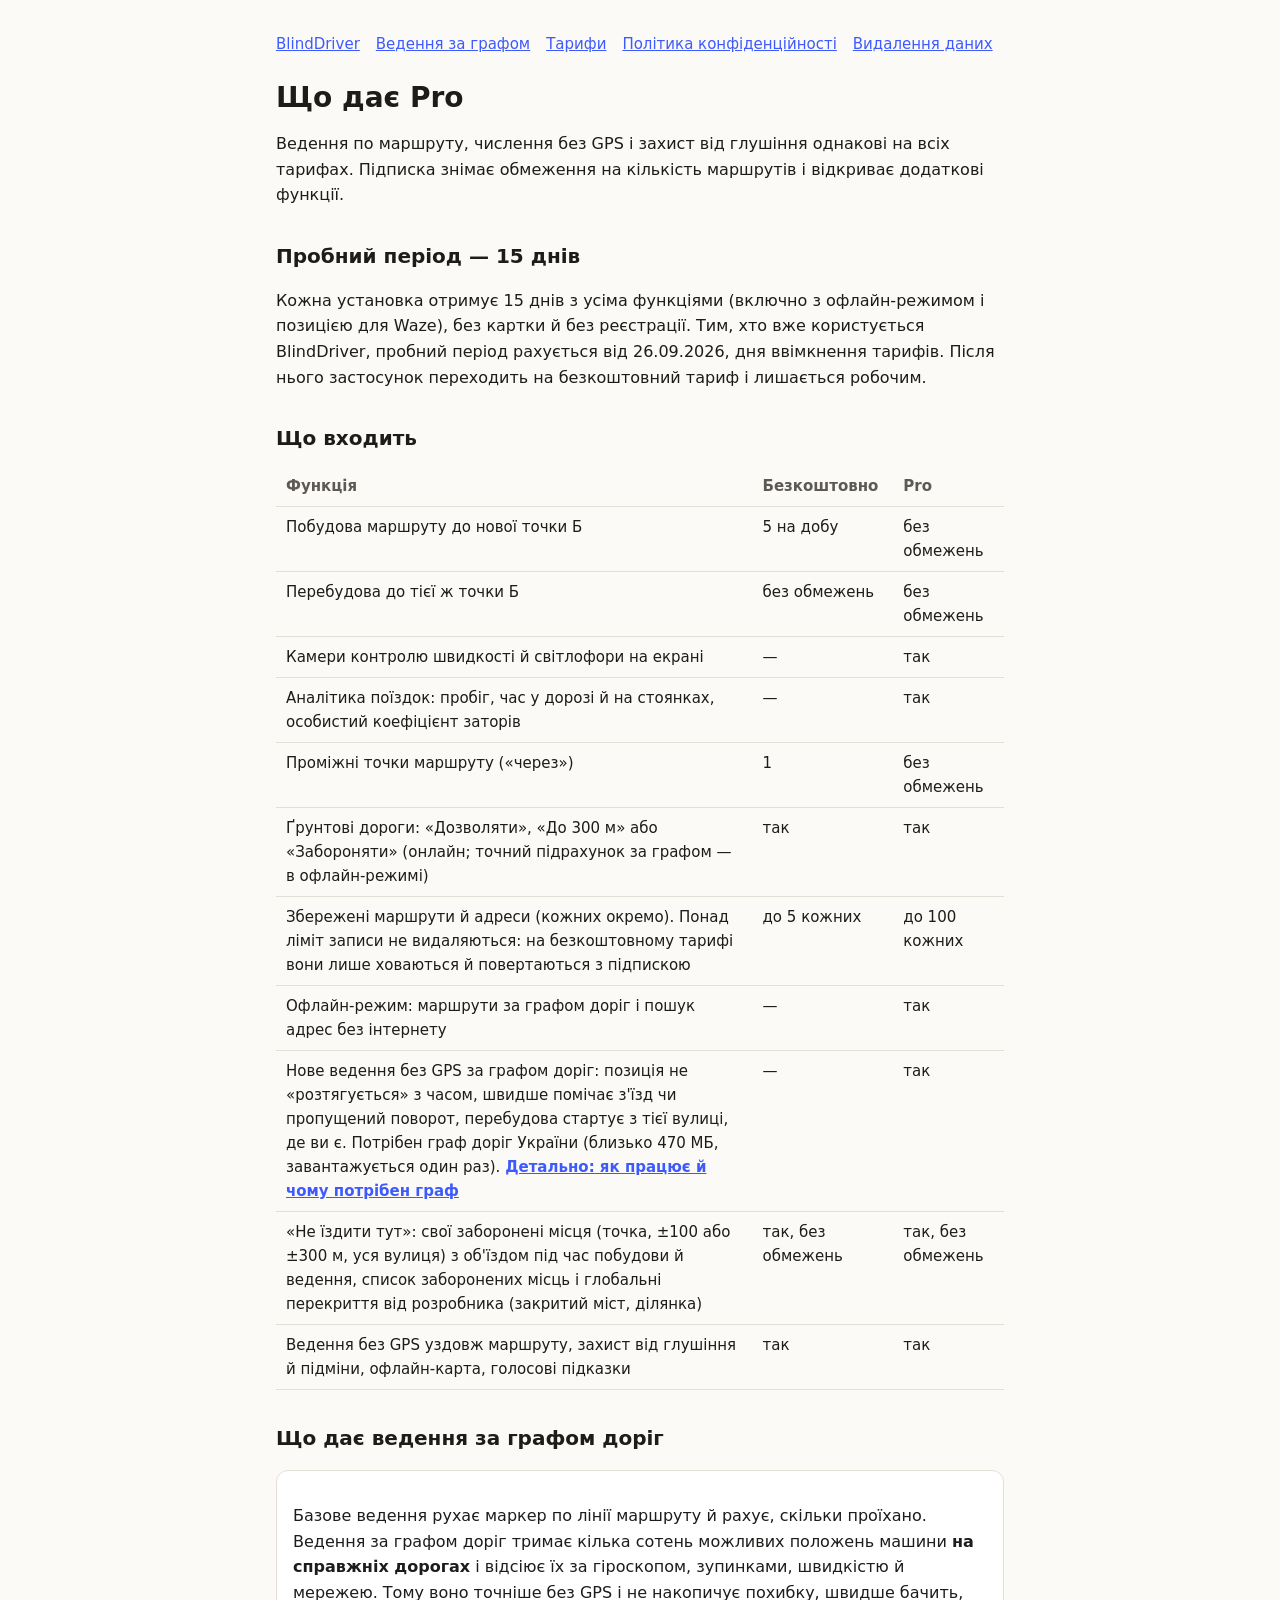
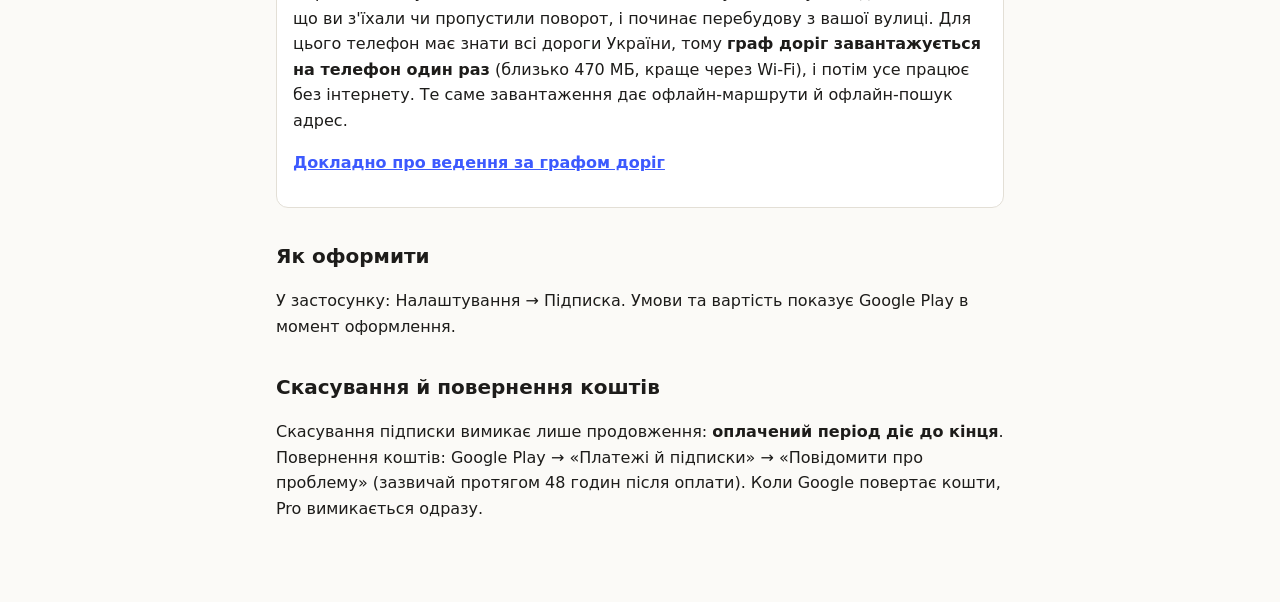
<file: docs/pro.html>
<!doctype html>
<html lang="uk">
<head>
<meta charset="utf-8">
<meta name="viewport" content="width=device-width, initial-scale=1">
<title>BlindDriver: що дає Pro</title>
<link rel="stylesheet" href="style.css">
</head>
<body>
<main>
  <nav><a href="index.html">BlindDriver</a><a href="graph-guidance.html">Ведення за графом</a><a href="pro.html">Тарифи</a><a href="privacy.html">Політика конфіденційності</a><a href="delete.html">Видалення даних</a></nav>
  <h1>Що дає Pro</h1>

  <p>Ведення по маршруту, числення без GPS і захист від глушіння однакові на всіх тарифах. Підписка знімає обмеження на кількість
    маршрутів і відкриває додаткові функції.</p>

  <h2>Пробний період — 15 днів</h2>
  <p>Кожна установка отримує 15 днів з усіма функціями (включно з офлайн-режимом і позицією для Waze), без картки й без реєстрації. Тим, хто вже користується BlindDriver,
    пробний період рахується від 26.09.2026, дня ввімкнення тарифів. Після нього застосунок переходить на безкоштовний тариф
    і лишається робочим.</p>

  <h2>Що входить</h2>
  <table>
    <thead><tr><th>Функція</th><th>Безкоштовно</th><th>Pro</th></tr></thead>
    <tr><td>Побудова маршруту до нової точки Б</td><td data-l="Безкоштовно">5 на добу</td><td data-l="Pro">без обмежень</td></tr>
    <tr><td>Перебудова до тієї ж точки Б</td><td data-l="Безкоштовно">без обмежень</td><td data-l="Pro">без обмежень</td></tr>
    <tr><td>Камери контролю швидкості й світлофори на екрані</td><td data-l="Безкоштовно">—</td><td data-l="Pro">так</td></tr>
    <tr><td>Аналітика поїздок: пробіг, час у дорозі й на стоянках, особистий коефіцієнт заторів</td><td data-l="Безкоштовно">—</td><td data-l="Pro">так</td></tr>
    <tr><td>Проміжні точки маршруту («через»)</td><td data-l="Безкоштовно">1</td><td data-l="Pro">без обмежень</td></tr>
    <tr><td>Ґрунтові дороги: «Дозволяти», «До 300 м» або «Забороняти» (онлайн; точний підрахунок за графом — в офлайн-режимі)</td><td data-l="Безкоштовно">так</td><td data-l="Pro">так</td></tr>
    <tr><td>Збережені маршрути й адреси (кожних окремо). Понад ліміт записи не видаляються: на безкоштовному тарифі вони лише ховаються й повертаються з підпискою</td><td data-l="Безкоштовно">до 5 кожних</td><td data-l="Pro">до 100 кожних</td></tr>
    <tr><td>Офлайн-режим: маршрути за графом доріг і пошук адрес без інтернету</td><td data-l="Безкоштовно">—</td><td data-l="Pro">так</td></tr>
    <tr><td>Нове ведення без GPS за графом доріг: позиція не «розтягується» з часом, швидше помічає з'їзд чи пропущений поворот, перебудова стартує з тієї вулиці, де ви є. Потрібен граф доріг України (близько 470 МБ, завантажується один раз). <a href="graph-guidance.html"><b>Детально: як працює й чому потрібен граф</b></a></td><td data-l="Безкоштовно">—</td><td data-l="Pro">так</td></tr>
    <tr><td>«Не їздити тут»: свої заборонені місця (точка, ±100 або ±300 м, уся вулиця) з об'їздом під час побудови й ведення, список заборонених місць і глобальні перекриття від розробника (закритий міст, ділянка)</td><td data-l="Безкоштовно">так, без обмежень</td><td data-l="Pro">так, без обмежень</td></tr>
    <tr><td>Ведення без GPS уздовж маршруту, захист від глушіння й підміни, офлайн-карта, голосові підказки</td><td data-l="Безкоштовно">так</td><td data-l="Pro">так</td></tr>
  </table>

  <h2>Що дає ведення за графом доріг</h2>
  <div class="box">
    <p>Базове ведення рухає маркер по лінії маршруту й рахує, скільки проїхано. Ведення за графом доріг тримає кілька сотень можливих положень машини <b>на справжніх дорогах</b> і відсіює їх за гіроскопом,
      зупинками, швидкістю й мережею. Тому воно точніше без GPS і не накопичує похибку, швидше бачить, що ви з'їхали чи пропустили поворот, і починає перебудову з вашої вулиці.
      Для цього телефон має знати всі дороги України, тому <b>граф доріг завантажується на телефон один раз</b> (близько 470 МБ, краще через Wi-Fi), і потім усе працює без інтернету.
      Те саме завантаження дає офлайн-маршрути й офлайн-пошук адрес.</p>
    <p><a href="graph-guidance.html"><b>Докладно про ведення за графом доріг</b></a></p>
  </div>

  <h2>Як оформити</h2>
  <p>У застосунку: Налаштування → Підписка. Умови та вартість показує Google Play в момент оформлення.</p>

  <h2>Скасування й повернення коштів</h2>
  <p>Скасування підписки вимикає лише продовження: <b>оплачений період діє до кінця</b>. Повернення коштів: Google Play → «Платежі й підписки» → «Повідомити про проблему» (зазвичай протягом 48 годин після оплати). Коли Google повертає кошти, Pro вимикається одразу.</p>

</main>
</body>
</html>
</file>
<file: docs/style.css>
:root {
  --bg: #fbfaf7; --fg: #1d1c1a; --muted: #5d5a54; --line: #e3dfd6; --accent: #3d5afe; --card: #ffffff;
  color-scheme: light dark;
}
@media (prefers-color-scheme: dark) {
  :root { --bg: #151515; --fg: #ecebe8; --muted: #a8a49c; --line: #2c2b29; --accent: #8c9eff; --card: #1d1d1d; }
}
* { box-sizing: border-box; }
body { margin: 0; background: var(--bg); color: var(--fg); font: 16px/1.6 system-ui, -apple-system, "Segoe UI", Roboto, sans-serif; }
main { max-width: 760px; margin: 0 auto; padding: 32px 16px 64px; }
nav { display: flex; gap: 16px; flex-wrap: wrap; font-size: 15px; margin-bottom: 24px; }
a { color: var(--accent); }
h1 { font-size: 28px; line-height: 1.25; margin: 0 0 4px; }
h2 { font-size: 20px; margin: 32px 0 8px; }
.meta { color: var(--muted); font-size: 14px; margin: 0 0 24px; }
table { width: 100%; border-collapse: collapse; margin: 12px 0; font-size: 15px; }
th, td { text-align: left; vertical-align: top; padding: 8px 10px; border-bottom: 1px solid var(--line); }
th { color: var(--muted); font-weight: 600; }
.box { background: var(--card); border: 1px solid var(--line); border-radius: 12px; padding: 16px; margin: 16px 0; }
.todo { background: #fff3c4; color: #3b2f00; padding: 0 4px; border-radius: 4px; }
@media (prefers-color-scheme: dark) { .todo { background: #5a4a00; color: #fff3c4; } }
@media (max-width: 560px) { table, thead, tbody, tr, th, td { display: block; } thead { display: none; } td { border: 0; padding: 4px 0; } tr { border-bottom: 1px solid var(--line); padding: 8px 0; } td[data-l]::before { content: attr(data-l) ": "; color: var(--muted); } }
</file>
